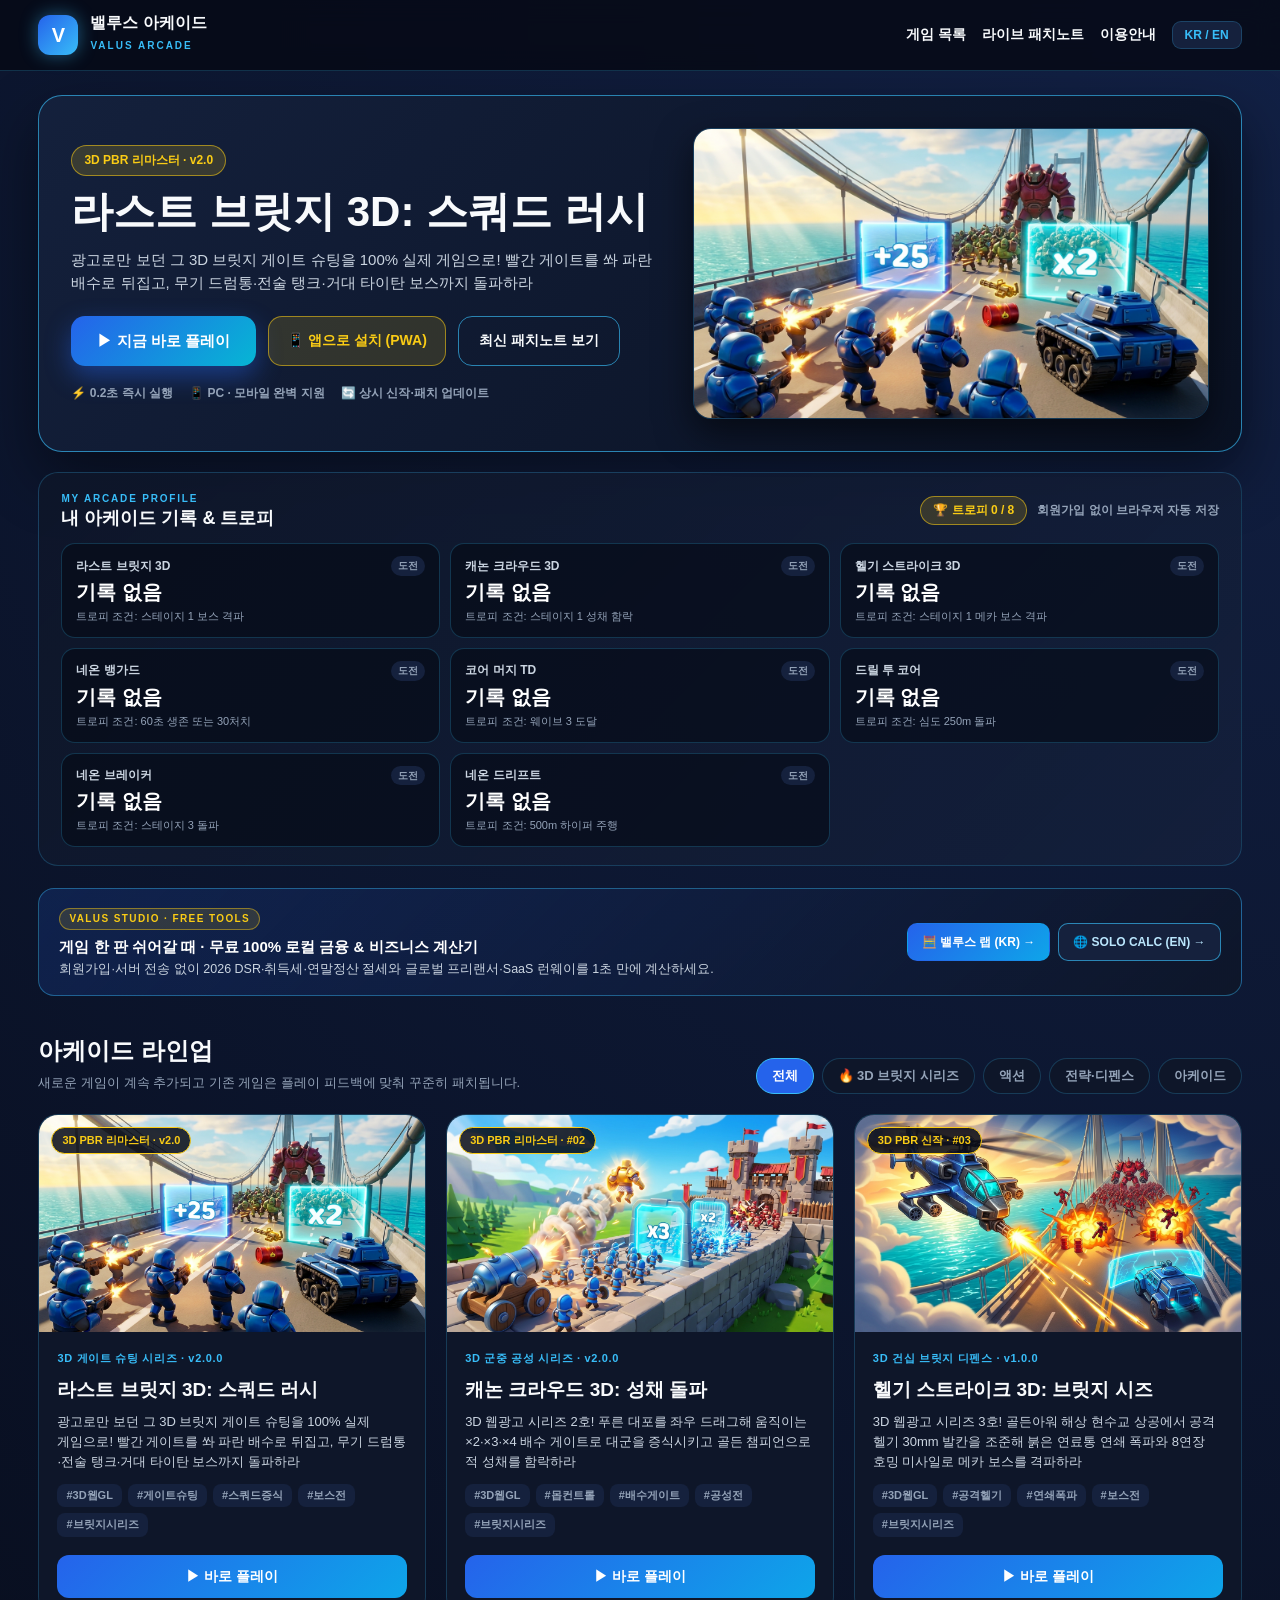
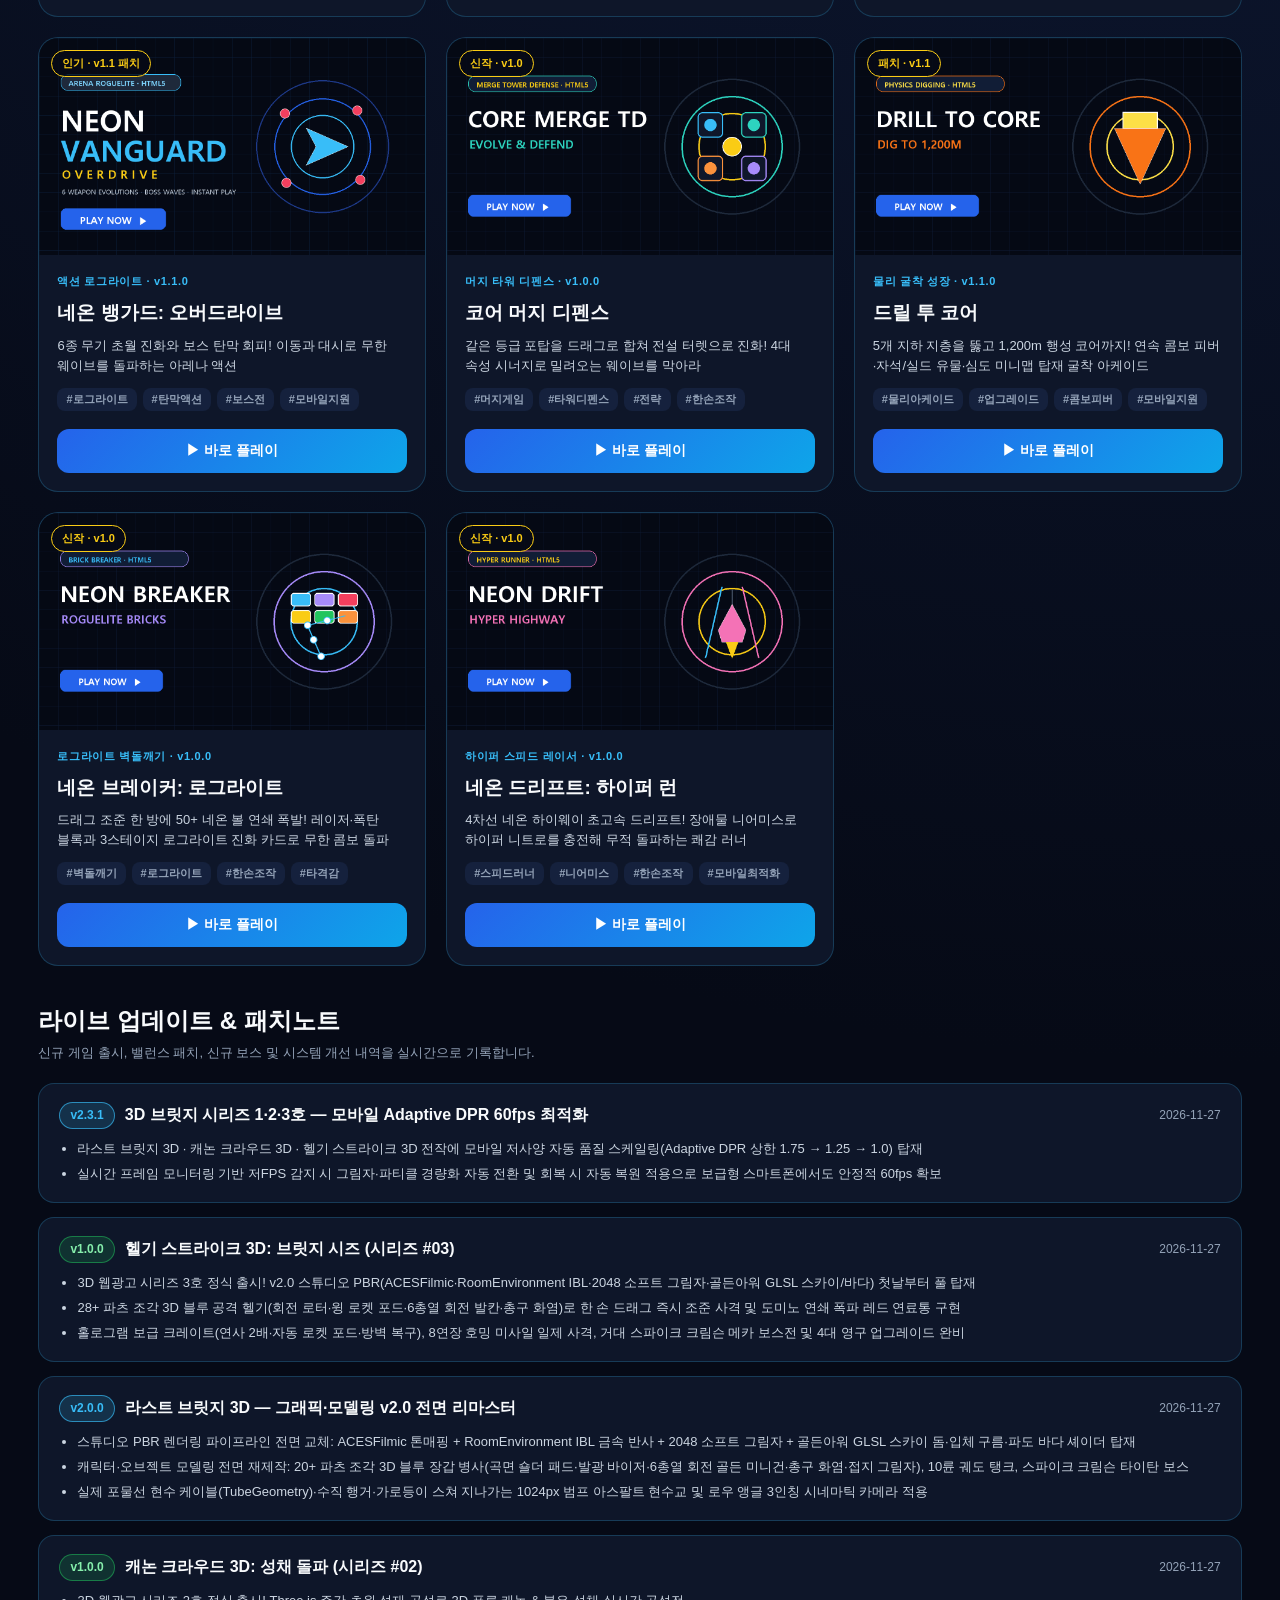
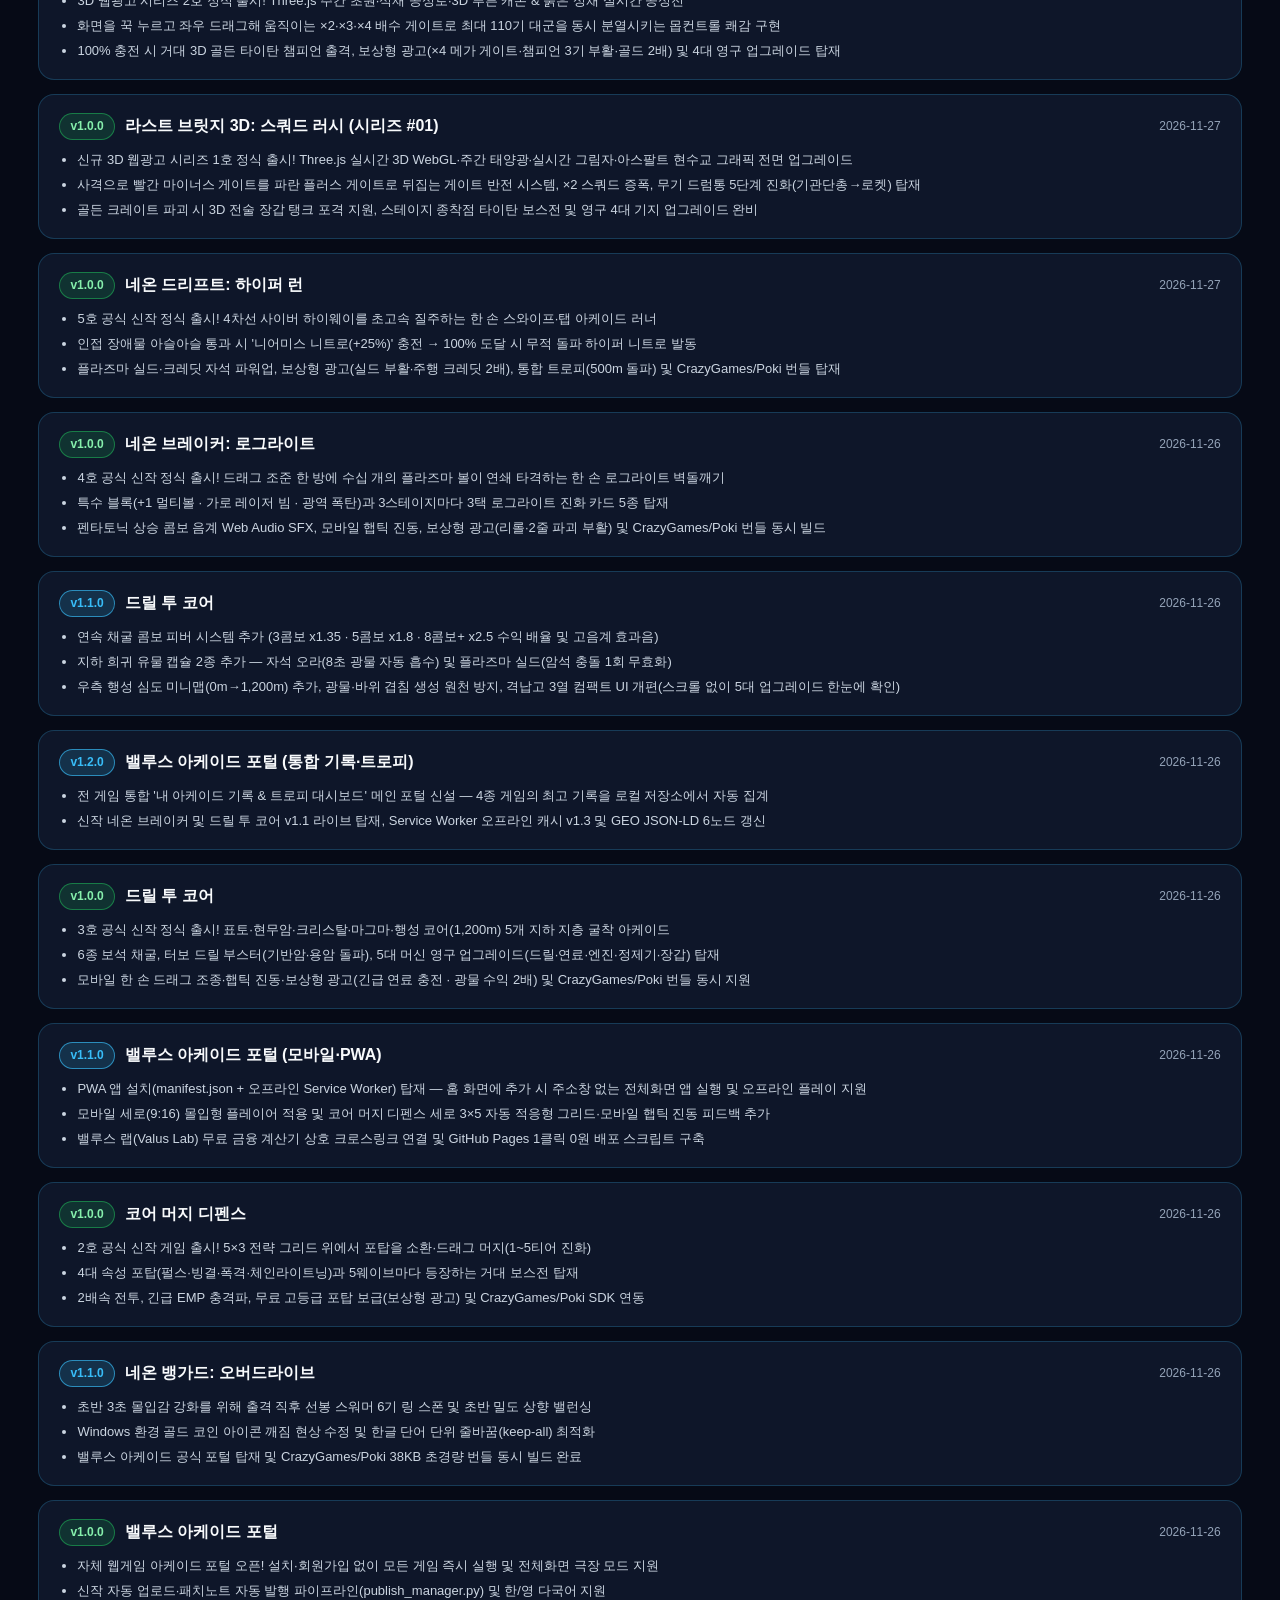
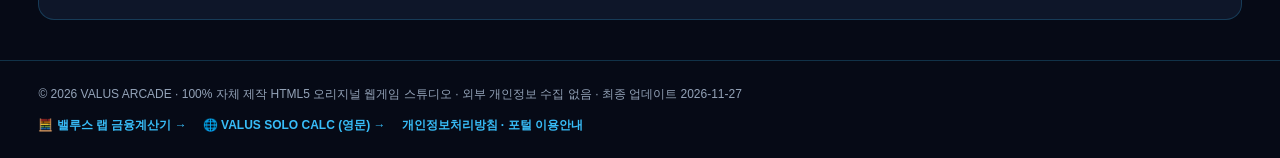
<file: index.html>
<!DOCTYPE html>
<html lang="ko">
<head>
  <meta charset="UTF-8" />
  <meta name="viewport" content="width=device-width, initial-scale=1.0, viewport-fit=cover" />
  <meta name="theme-color" content="#060a16" />
  <meta name="apple-mobile-web-app-capable" content="yes" />
  <meta name="apple-mobile-web-app-status-bar-style" content="black-translucent" />
  <meta name="apple-mobile-web-app-title" content="밸루스 아케이드" />
  <link rel="manifest" href="manifest.json" />
  <link rel="apple-touch-icon" href="assets/icon-192.png" />
  <title>밸루스 아케이드 | 무료 설치없는 HTML5 웹게임 포털</title>
  <link rel="canonical" href="https://suw0ne.github.io/valus-arcade/" />
  <meta name="robots" content="index, follow, max-image-preview:large" />
  <meta name="description" content="설치 없이 1초 만에 바로 즐기는 프리미엄 HTML5 · 3D WebGL 웹게임 8종 아케이드. 라스트 브릿지 3D, 캐논 크라우드 3D, 헬기 스트라이크 3D 등 매주 신작 출시와 라이브 패치!" />
  <meta property="og:title" content="밸루스 아케이드 | 무료 3D · HTML5 웹게임 8종 포털" />
  <meta property="og:description" content="앱 설치 없이 브라우저에서 바로 즐기는 무료 3D PBR · HTML5 웹게임 8종 포털 (PC·모바일 완벽 지원)" />
  <meta property="og:type" content="website" />
  <meta property="og:url" content="https://suw0ne.github.io/valus-arcade/" />
  <meta property="og:image" content="https://suw0ne.github.io/valus-arcade/og-cover.png" />
  <meta property="og:image:width" content="1200" />
  <meta property="og:image:height" content="630" />
  <meta property="og:image:alt" content="밸루스 아케이드 무료 3D WebGL 및 HTML5 웹게임 8종 포털" />
  <meta name="twitter:card" content="summary_large_image" />
  <meta name="twitter:title" content="밸루스 아케이드 | VALUS ARCADE (무료 3D · HTML5 웹게임 8종)" />
  <meta name="twitter:description" content="설치·회원가입 없이 0.2초 만에 바로 플레이! 3D 브릿지 슈팅·공성·헬기 건십 등 8종 무료 웹게임" />
  <meta name="twitter:image" content="https://suw0ne.github.io/valus-arcade/og-cover.png" />
  <link rel="stylesheet" href="css/portal.css" />
  <!-- GEO_JSONLD_START -->
  <script type="application/ld+json">
{
  "@context": "https://schema.org",
  "@graph": [
    {
      "@type": "WebSite",
      "@id": "https://suw0ne.github.io/valus-arcade/#website",
      "url": "https://suw0ne.github.io/valus-arcade/",
      "name": "밸루스 아케이드 (VALUS ARCADE)",
      "inLanguage": [
        "ko-KR",
        "en-US"
      ],
      "dateModified": "2026-11-27"
    },
    {
      "@type": "WebApplication",
      "@id": "https://suw0ne.github.io/valus-arcade/#app",
      "name": "밸루스 아케이드 HTML5 PWA 게임 포털",
      "url": "https://suw0ne.github.io/valus-arcade/",
      "applicationCategory": "GameApplication",
      "operatingSystem": "Web, Windows, macOS, Android, iOS",
      "isAccessibleForFree": true,
      "offers": {
        "@type": "Offer",
        "price": "0",
        "priceCurrency": "KRW"
      },
      "dateModified": "2026-11-27"
    },
    {
      "@type": "VideoGame",
      "@id": "https://suw0ne.github.io/valus-arcade/play.html?game=last-bridge-3d#game",
      "name": "라스트 브릿지 3D: 스쿼드 러시 (LAST BRIDGE 3D: SQUAD RUSH)",
      "url": "https://suw0ne.github.io/valus-arcade/play.html?game=last-bridge-3d",
      "genre": [
        "3D 게이트 슈팅 시리즈",
        "3D Gate Shooter Series"
      ],
      "description": "광고로만 보던 그 3D 브릿지 게이트 슈팅을 100% 실제 게임으로! 빨간 게이트를 쏴 파란 배수로 뒤집고, 무기 드럼통·전술 탱크·거대 타이탄 보스까지 돌파하라",
      "gamePlatform": [
        "Web Browser",
        "Mobile Web",
        "PWA"
      ],
      "applicationCategory": "Game",
      "operatingSystem": "Any (HTML5)",
      "softwareVersion": "2.0.0",
      "isAccessibleForFree": true,
      "offers": {
        "@type": "Offer",
        "price": "0",
        "priceCurrency": "KRW"
      },
      "dateModified": "2026-11-27"
    },
    {
      "@type": "VideoGame",
      "@id": "https://suw0ne.github.io/valus-arcade/play.html?game=cannon-crowd-3d#game",
      "name": "캐논 크라우드 3D: 성채 돌파 (CANNON CROWD 3D: CASTLE RUSH)",
      "url": "https://suw0ne.github.io/valus-arcade/play.html?game=cannon-crowd-3d",
      "genre": [
        "3D 군중 공성 시리즈",
        "3D Crowd Siege Series"
      ],
      "description": "3D 웹광고 시리즈 2호! 푸른 대포를 좌우 드래그해 움직이는 ×2·×3·×4 배수 게이트로 대군을 증식시키고 골든 챔피언으로 적 성채를 함락하라",
      "gamePlatform": [
        "Web Browser",
        "Mobile Web",
        "PWA"
      ],
      "applicationCategory": "Game",
      "operatingSystem": "Any (HTML5)",
      "softwareVersion": "2.0.0",
      "isAccessibleForFree": true,
      "offers": {
        "@type": "Offer",
        "price": "0",
        "priceCurrency": "KRW"
      },
      "dateModified": "2026-11-27"
    },
    {
      "@type": "VideoGame",
      "@id": "https://suw0ne.github.io/valus-arcade/play.html?game=heli-strike-3d#game",
      "name": "헬기 스트라이크 3D: 브릿지 시즈 (HELI STRIKE 3D: BRIDGE SIEGE)",
      "url": "https://suw0ne.github.io/valus-arcade/play.html?game=heli-strike-3d",
      "genre": [
        "3D 건십 브릿지 디펜스",
        "3D Gunship Bridge Defense"
      ],
      "description": "3D 웹광고 시리즈 3호! 골든아워 해상 현수교 상공에서 공격 헬기 30mm 발칸을 조준해 붉은 연료통 연쇄 폭파와 8연장 호밍 미사일로 메카 보스를 격파하라",
      "gamePlatform": [
        "Web Browser",
        "Mobile Web",
        "PWA"
      ],
      "applicationCategory": "Game",
      "operatingSystem": "Any (HTML5)",
      "softwareVersion": "1.0.0",
      "isAccessibleForFree": true,
      "offers": {
        "@type": "Offer",
        "price": "0",
        "priceCurrency": "KRW"
      },
      "dateModified": "2026-11-27"
    },
    {
      "@type": "VideoGame",
      "@id": "https://suw0ne.github.io/valus-arcade/play.html?game=neon-vanguard#game",
      "name": "네온 뱅가드: 오버드라이브 (NEON VANGUARD: OVERDRIVE)",
      "url": "https://suw0ne.github.io/valus-arcade/play.html?game=neon-vanguard",
      "genre": [
        "액션 로그라이트",
        "Action Roguelite"
      ],
      "description": "6종 무기 초월 진화와 보스 탄막 회피! 이동과 대시로 무한 웨이브를 돌파하는 아레나 액션",
      "gamePlatform": [
        "Web Browser",
        "Mobile Web",
        "PWA"
      ],
      "applicationCategory": "Game",
      "operatingSystem": "Any (HTML5)",
      "softwareVersion": "1.1.0",
      "isAccessibleForFree": true,
      "offers": {
        "@type": "Offer",
        "price": "0",
        "priceCurrency": "KRW"
      },
      "dateModified": "2026-11-27"
    },
    {
      "@type": "VideoGame",
      "@id": "https://suw0ne.github.io/valus-arcade/play.html?game=core-merge-td#game",
      "name": "코어 머지 디펜스 (CORE MERGE TD)",
      "url": "https://suw0ne.github.io/valus-arcade/play.html?game=core-merge-td",
      "genre": [
        "머지 타워 디펜스",
        "Merge Tower Defense"
      ],
      "description": "같은 등급 포탑을 드래그로 합쳐 전설 터렛으로 진화! 4대 속성 시너지로 밀려오는 웨이브를 막아라",
      "gamePlatform": [
        "Web Browser",
        "Mobile Web",
        "PWA"
      ],
      "applicationCategory": "Game",
      "operatingSystem": "Any (HTML5)",
      "softwareVersion": "1.0.0",
      "isAccessibleForFree": true,
      "offers": {
        "@type": "Offer",
        "price": "0",
        "priceCurrency": "KRW"
      },
      "dateModified": "2026-11-27"
    },
    {
      "@type": "VideoGame",
      "@id": "https://suw0ne.github.io/valus-arcade/play.html?game=drill-to-core#game",
      "name": "드릴 투 코어 (DRILL TO CORE)",
      "url": "https://suw0ne.github.io/valus-arcade/play.html?game=drill-to-core",
      "genre": [
        "물리 굴착 성장",
        "Physics Digging"
      ],
      "description": "5개 지하 지층을 뚫고 1,200m 행성 코어까지! 연속 콤보 피버·자석/실드 유물·심도 미니맵 탑재 굴착 아케이드",
      "gamePlatform": [
        "Web Browser",
        "Mobile Web",
        "PWA"
      ],
      "applicationCategory": "Game",
      "operatingSystem": "Any (HTML5)",
      "softwareVersion": "1.1.0",
      "isAccessibleForFree": true,
      "offers": {
        "@type": "Offer",
        "price": "0",
        "priceCurrency": "KRW"
      },
      "dateModified": "2026-11-27"
    },
    {
      "@type": "VideoGame",
      "@id": "https://suw0ne.github.io/valus-arcade/play.html?game=neon-breaker#game",
      "name": "네온 브레이커: 로그라이트 (NEON BREAKER: ROGUELITE)",
      "url": "https://suw0ne.github.io/valus-arcade/play.html?game=neon-breaker",
      "genre": [
        "로그라이트 벽돌깨기",
        "Roguelite Brick Breaker"
      ],
      "description": "드래그 조준 한 방에 50+ 네온 볼 연쇄 폭발! 레이저·폭탄 블록과 3스테이지 로그라이트 진화 카드로 무한 콤보 돌파",
      "gamePlatform": [
        "Web Browser",
        "Mobile Web",
        "PWA"
      ],
      "applicationCategory": "Game",
      "operatingSystem": "Any (HTML5)",
      "softwareVersion": "1.0.0",
      "isAccessibleForFree": true,
      "offers": {
        "@type": "Offer",
        "price": "0",
        "priceCurrency": "KRW"
      },
      "dateModified": "2026-11-27"
    },
    {
      "@type": "VideoGame",
      "@id": "https://suw0ne.github.io/valus-arcade/play.html?game=neon-drift#game",
      "name": "네온 드리프트: 하이퍼 런 (NEON DRIFT: HYPER RUN)",
      "url": "https://suw0ne.github.io/valus-arcade/play.html?game=neon-drift",
      "genre": [
        "하이퍼 스피드 레이서",
        "Hyper Speed Runner"
      ],
      "description": "4차선 네온 하이웨이 초고속 드리프트! 장애물 니어미스로 하이퍼 니트로를 충전해 무적 돌파하는 쾌감 러너",
      "gamePlatform": [
        "Web Browser",
        "Mobile Web",
        "PWA"
      ],
      "applicationCategory": "Game",
      "operatingSystem": "Any (HTML5)",
      "softwareVersion": "1.0.0",
      "isAccessibleForFree": true,
      "offers": {
        "@type": "Offer",
        "price": "0",
        "priceCurrency": "KRW"
      },
      "dateModified": "2026-11-27"
    }
  ]
}
  </script>
  <!-- GEO_JSONLD_END -->
</head>
<body>
  <header class="top-nav">
    <div class="container nav-inner">
      <a href="index.html" class="brand">
        <span class="brand-mark">V</span>
        <div>
          <strong id="portal-name">밸루스 아케이드</strong>
          <span class="brand-sub">VALUS ARCADE</span>
        </div>
      </a>
      <nav class="nav-links">
        <a href="#games-section" data-i18n="navGames">게임 목록</a>
        <a href="#patch-section" data-i18n="navPatch">라이브 패치노트</a>
        <button id="btn-policy" class="nav-link-btn" data-i18n="navInfo">이용안내</button>
        <button id="btn-lang" class="lang-btn">KR / EN</button>
      </nav>
    </div>
  </header>

  <main class="container">
    <!-- 히어로 피처드 배너 -->
    <section id="hero-banner" class="hero-card">
      <div class="hero-info">
        <span id="hero-badge" class="hero-badge">인기 · v1.1 패치</span>
        <h1 id="hero-title">네온 뱅가드: 오버드라이브</h1>
        <p id="hero-desc">6종 무기 초월 진화와 보스 탄막 회피! 이동과 대시로 무한 웨이브를 돌파하는 아레나 액션</p>
        <div class="hero-actions">
          <a id="hero-play-btn" href="play.html?game=neon-vanguard" class="btn-play-now">▶ <span data-i18n="playNow">지금 바로 플레이</span></a>
          <button id="btn-install-pwa" type="button" class="btn-install-pwa">📱 <span data-i18n="installApp">앱으로 설치 (PWA)</span></button>
          <a href="#patch-section" class="btn-outline" data-i18n="viewPatches">최신 패치노트 보기</a>
        </div>
        <div class="hero-meta">
          <span>⚡ <span data-i18n="metaInstant">0.2초 즉시 실행</span></span>
          <span>📱 <span data-i18n="metaDevice">PC · 모바일 완벽 지원</span></span>
          <span>🔄 <span data-i18n="metaPatch">상시 신작·패치 업데이트</span></span>
        </div>
      </div>
      <div class="hero-visual">
        <img id="hero-img" src="assets/cover_neon-vanguard.png" alt="대표 게임 커버" />
      </div>
    </section>

    <!-- 내 아케이드 통합 기록 & 트로피 바 (100% 브라우저 로컬 저장소 기반) -->
    <section id="profile-strip" class="profile-strip" aria-label="내 아케이드 기록">
      <div class="profile-head">
        <div class="profile-title-wrap">
          <span class="profile-kicker">MY ARCADE PROFILE</span>
          <h2 data-i18n="profileTitle">내 아케이드 기록 & 트로피</h2>
        </div>
        <div class="profile-meta">
          <span id="trophy-count-pill" class="trophy-pill">🏆 0 / 4</span>
          <span class="profile-note" data-i18n="profileNote">회원가입 없이 브라우저 자동 저장</span>
        </div>
      </div>
      <div id="profile-cards" class="profile-grid"></div>
    </section>

    <!-- 자체 스튜디오 하우스 배너 (외부 광고 승인 전 Valus 무료 도구 크로스 프로모션) -->
    <div id="house-ad-slot" class="house-banner">
      <div class="house-banner-left">
        <span class="house-tag">VALUS STUDIO · FREE TOOLS</span>
        <strong data-i18n="houseAdTitle">게임 한 판 쉬어갈 때 · 무료 100% 로컬 금융 &amp; 비즈니스 계산기</strong>
        <p data-i18n="houseAdDesc">회원가입·서버 전송 없이 2026 DSR·취득세·연말정산 절세와 글로벌 프리랜서·SaaS 런웨이를 1초 만에 계산하세요.</p>
      </div>
      <div class="house-banner-actions">
        <a href="https://suw0ne.github.io/valus-lab/" target="_blank" rel="noopener noreferrer" class="house-cta primary" data-i18n="houseCtaLab">🧮 밸루스 랩 (KR) →</a>
        <a href="https://suw0ne.github.io/valus-solo-calc/" target="_blank" rel="noopener noreferrer" class="house-cta" data-i18n="houseCtaSolo">🌐 SOLO CALC (EN) →</a>
      </div>
    </div>

    <!-- 게임 카탈로그 섹션 -->
    <section id="games-section" class="section-block">
      <div class="section-head">
        <div>
          <h2 data-i18n="catalogTitle">아케이드 라인업</h2>
          <p class="section-sub" data-i18n="catalogSub">새로운 게임이 계속 추가되고 기존 게임은 플레이 피드백에 맞춰 꾸준히 패치됩니다.</p>
        </div>
        <div class="filter-bar" role="tablist">
          <button class="filter-chip active" data-genre="all" data-i18n="genreAll">전체</button>
          <button class="filter-chip" data-genre="series3d" data-i18n="genreSeries3d">🔥 3D 브릿지 시리즈</button>
          <button class="filter-chip" data-genre="action" data-i18n="genreAction">액션</button>
          <button class="filter-chip" data-genre="strategy" data-i18n="genreStrategy">전략·디펜스</button>
          <button class="filter-chip" data-genre="arcade" data-i18n="genreArcade">아케이드</button>
        </div>
      </div>
      <div id="games-grid" class="games-grid"></div>
    </section>

    <!-- 라이브 패치노트 섹션 -->
    <section id="patch-section" class="section-block">
      <div class="section-head">
        <div>
          <h2 data-i18n="patchTitle">라이브 업데이트 & 패치노트</h2>
          <p class="section-sub" data-i18n="patchSub">신규 게임 출시, 밸런스 패치, 신규 보스 및 시스템 개선 내역을 실시간으로 기록합니다.</p>
        </div>
      </div>
      <div id="patch-list" class="patch-list"></div>
    </section>
  </main>

  <footer class="site-footer">
    <div class="container footer-inner">
      <p>© 2026 VALUS ARCADE · <span data-i18n="footerCopy">100% 자체 제작 HTML5 오리지널 웹게임 스튜디오 · 외부 개인정보 수집 없음</span> · 최종 업데이트 <time id="arcade-lastmod" datetime="2026-11-27">2026-11-27</time></p>
      <div class="footer-links" id="valus-hub-bar">
        <a href="https://suw0ne.github.io/valus-lab/" target="_blank" rel="noopener noreferrer" class="footer-btn" data-i18n="valusLabLink">🧮 밸루스 랩 금융계산기 →</a>
        <a href="https://suw0ne.github.io/valus-solo-calc/" target="_blank" rel="noopener noreferrer" class="footer-btn" data-i18n="soloCalcLink">🌐 VALUS SOLO CALC (EN) →</a>
        <button id="btn-privacy-footer" class="footer-btn" data-i18n="privacyTitle">개인정보처리방침 · 안내</button>
      </div>
    </div>
  </footer>

  <!-- 개인정보처리방침 & 포털 이용안내 모달 (애드센스·포털 필수 요건) -->
  <div id="policy-modal" class="modal-backdrop hidden">
    <div class="modal-box">
      <div class="modal-head">
        <h3 data-i18n="privacyTitle">개인정보처리방침 · 포털 이용안내</h3>
        <button id="btn-close-policy" class="close-btn">✕</button>
      </div>
      <div class="modal-content" id="policy-text"></div>
    </div>
  </div>

  <script src="js/portal.js"></script>
</body>
</html>
</file>
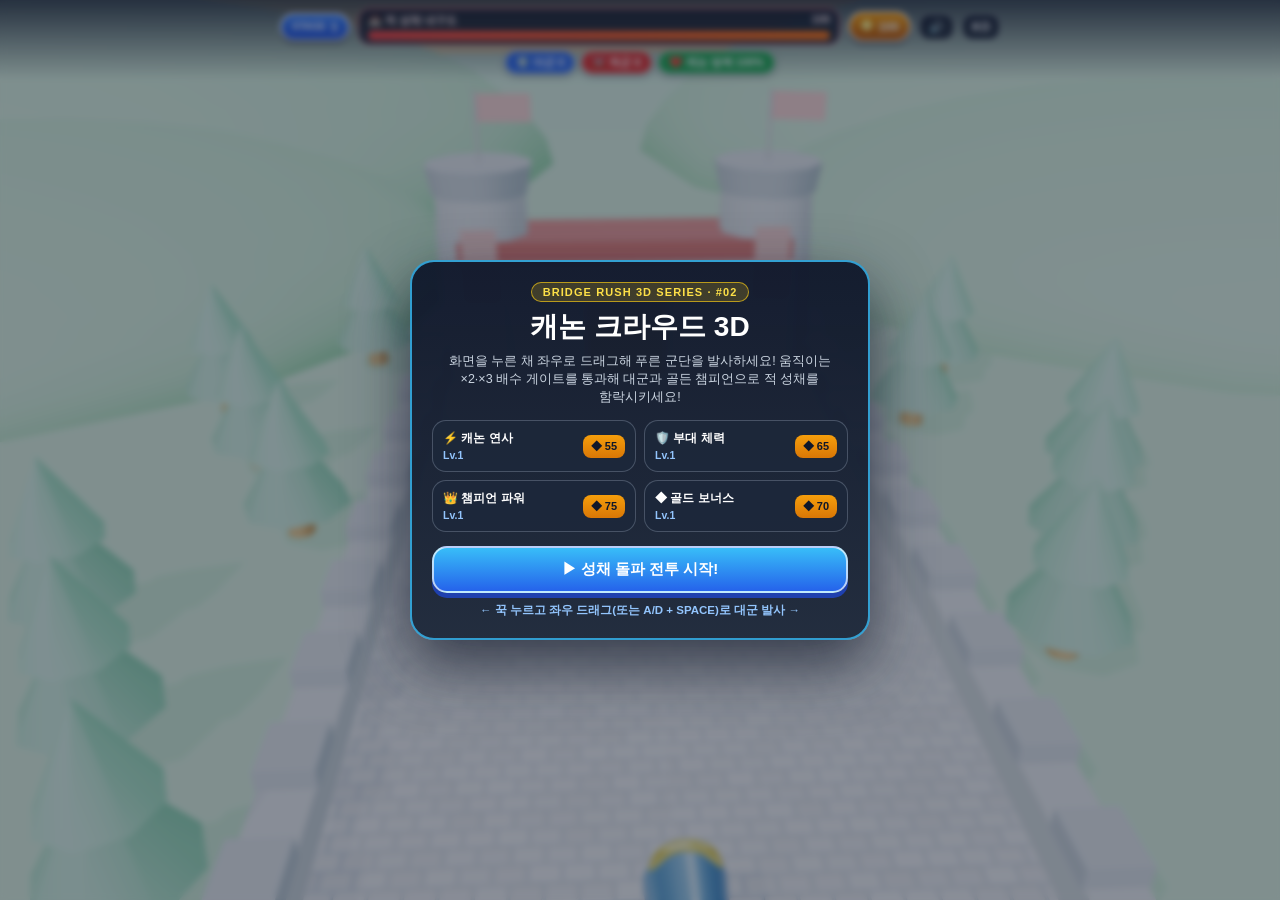
<file: games/cannon-crowd-3d/index.html>
<!DOCTYPE html>
<html lang="ko">
<head>
  <meta charset="UTF-8" />
  <meta name="viewport" content="width=device-width, initial-scale=1.0, maximum-scale=1.0, user-scalable=no, viewport-fit=cover" />
  <title>캐논 크라우드 3D: 성채 돌파 | CANNON CROWD 3D</title>
  <!-- PORTAL_SDK_SLOT -->
  <link rel="stylesheet" href="css/style.css" />
</head>
<body>
  <div id="crowd-shell">
    <div id="canvas-wrap">
      <div id="fx-layer" aria-hidden="true"></div>
    </div>

    <!-- 상단 HUD -->
    <header class="top-hud">
      <div class="hud-row">
        <div class="pill blue-pill"><span class="lbl">STAGE</span> <strong id="ui-stage">1</strong></div>
        <div class="castle-hp-wrap">
          <div class="castle-hp-head">
            <span>🏰 <span data-i18n="castleHp">적 성채 내구도</span></span>
            <strong id="ui-castle-hp">100</strong>
          </div>
          <div class="castle-hp-track"><div id="ui-castle-fill" class="castle-hp-fill" style="width:100%"></div></div>
        </div>
        <div class="pill gold-pill"><span class="coin">◆</span> <strong id="ui-gold">0</strong></div>
        <button id="btn-sound" class="ico-btn" aria-label="Sound">🔊</button>
        <button id="btn-lang" class="ico-btn">KR</button>
      </div>
      <div class="hud-subrow">
        <span class="mini-pill blue">🛡️ <span data-i18n="allies">아군</span> <strong id="ui-allies">0</strong></span>
        <span class="mini-pill red">⚔️ <span data-i18n="enemies">적군</span> <strong id="ui-enemies">0</strong></span>
        <span class="mini-pill green">❤️ <span data-i18n="wallHp">캐논 방벽</span> <strong id="ui-wall">100%</strong></span>
      </div>
    </header>

    <!-- 하단 챔피언 발사 & 광고 메가 게이트 바 -->
    <div id="battle-dock" class="battle-dock hidden">
      <button id="btn-champion" class="champ-btn" disabled>
        <span>👑 <span data-i18n="champBtn">골든 챔피언 출격!</span></span>
        <small id="ui-champ-pct">0%</small>
      </button>
      <button id="btn-mega-gate" class="mega-btn">🎁 <span data-i18n="megaGate">×4 게이트 소환</span></button>
    </div>

    <div id="toast-banner" class="toast-banner hidden"></div>

    <!-- 시작 & 영구 업그레이드 격납고 -->
    <div id="start-overlay" class="overlay">
      <div class="panel-card">
        <span class="series-tag">BRIDGE RUSH 3D SERIES · #02</span>
        <h1 data-i18n="title">캐논 크라우드 3D</h1>
        <p class="subtitle" data-i18n="intro">화면을 누른 채 좌우로 드래그해 푸른 군단을 발사하세요! 움직이는 ×2·×3 배수 게이트를 통과해 대군으로 적 성채를 함락시키세요!</p>

        <div class="upgrade-grid" id="upgrade-grid"></div>

        <div class="action-stack">
          <button id="btn-play" class="btn-gloss blue">▶ <span data-i18n="playBtn">성채 돌파 전투 시작!</span></button>
        </div>
        <div class="drag-hint" data-i18n="dragHint">← 꾹 누르고 좌우 드래그(또는 A/D + SPACE)로 대군 발사 →</div>
      </div>
    </div>

    <!-- 승리 / 패배 모달 -->
    <div id="result-overlay" class="overlay hidden">
      <div class="panel-card">
        <span id="res-kicker" class="series-tag">CASTLE CONQUERED!</span>
        <h2 id="res-title">적 성채 함락 성공!</h2>
        <div class="res-stats">
          <div><span data-i18n="spawned">총 출격 병력</span><strong id="res-spawned">0</strong></div>
          <div><span data-i18n="defeated">적 격파</span><strong id="res-defeated">0</strong></div>
          <div><span data-i18n="earned">획득 골드</span><strong id="res-earned" class="gold-txt">+0</strong></div>
        </div>
        <div class="action-stack">
          <button id="btn-res-revive" class="btn-gloss green hidden">👑 <span data-i18n="reviveAd">광고 보고 골든 챔피언 3기 긴급 지원!</span></button>
          <button id="btn-res-double" class="btn-gloss gold">◆ <span data-i18n="doubleAd">광고 보고 획득 골드 2배!</span></button>
          <button id="btn-res-next" class="btn-gloss blue" data-i18n="nextStage">다음 성채 &amp; 업그레이드</button>
        </div>
      </div>
    </div>

    <!-- 로컬 보상형 광고 프리뷰 -->
    <div id="ad-modal" class="overlay hidden">
      <div class="panel-card compact">
        <span class="series-tag">REWARDED AD PREVIEW</span>
        <p class="subtitle" data-i18n="adDesc">포털 배포 시 실제 보상형 광고가 재생됩니다.</p>
        <div class="ad-track"><div id="ad-fill" class="ad-fill"></div></div>
        <strong id="ad-timer" class="gold-txt">2.0s</strong>
      </div>
    </div>
  </div>

  <script src="js/three.min.js"></script>
  <script src="js/RoomEnvironment.js"></script>
  <script src="js/game.js"></script>
</body>
</html>
</file>
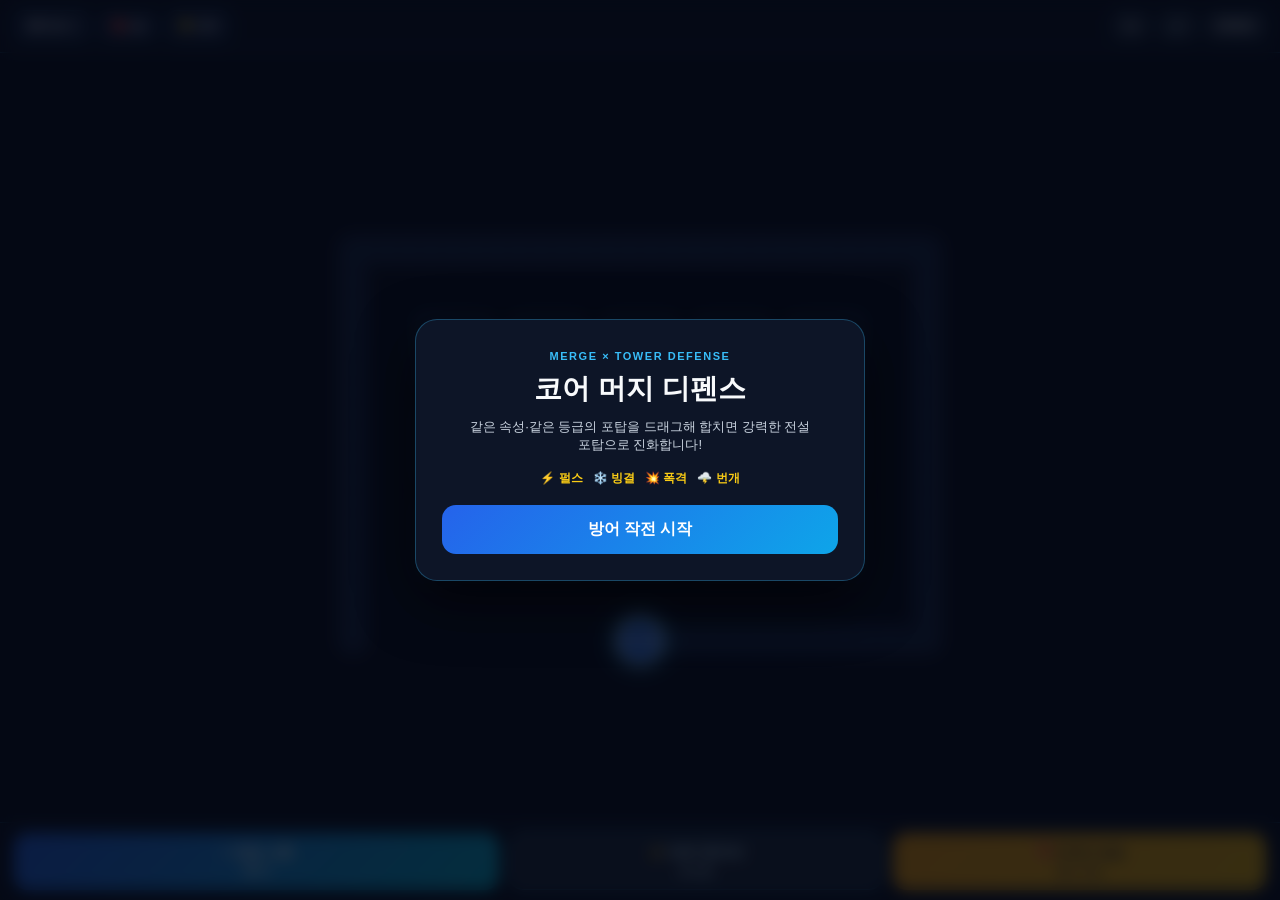
<file: games/core-merge-td/index.html>
<!DOCTYPE html>
<html lang="ko">
<head>
  <meta charset="UTF-8" />
  <meta name="viewport" content="width=device-width, initial-scale=1.0, maximum-scale=1.0, user-scalable=no" />
  <title>코어 머지 디펜스 | CORE MERGE TD</title>
  <!-- PORTAL_SDK_SLOT -->
  <link rel="stylesheet" href="css/style.css" />
</head>
<body>
  <div id="td-shell">
    <!-- 상단 HUD -->
    <header class="td-hud">
      <div class="hud-group">
        <div class="chip wave-chip"><span data-i18n="wave">웨이브</span> <strong id="ui-wave">1</strong></div>
        <div class="chip hp-chip">❤️ <strong id="ui-hp">20</strong></div>
        <div class="chip gold-chip"><span class="coin-dot">◆</span> <strong id="ui-gold">120</strong></div>
      </div>
      <div class="hud-group">
        <button id="btn-speed" class="ctrl-chip">1x</button>
        <button id="btn-sound" class="ctrl-chip">🔊</button>
        <button id="btn-lang" class="ctrl-chip">KR/EN</button>
      </div>
    </header>

    <!-- 보스 체력바 -->
    <div id="boss-bar" class="boss-bar hidden">
      <div class="boss-row"><span id="boss-name">CORE BREAKER BOSS</span><span id="boss-pct">100%</span></div>
      <div class="boss-track"><div id="boss-fill" class="boss-fill"></div></div>
    </div>

    <!-- 캔버스 전장 -->
    <div class="canvas-stage">
      <canvas id="td-canvas"></canvas>
      <div id="toast-msg" class="toast-msg hidden"></div>
    </div>

    <!-- 하단 컨트롤 도크 -->
    <footer class="td-dock">
      <button id="btn-summon" class="btn-summon">
        <span class="btn-main">+ <span data-i18n="summon">포탑 소환</span></span>
        <span id="ui-cost" class="btn-sub">◆ 40</span>
      </button>
      <button id="btn-emp" class="btn-skill">
        <span class="btn-main">⚡ <span data-i18n="emp">EMP 충격파</span></span>
        <span id="ui-emp-cd" class="btn-sub" data-i18n="ready">준비됨</span>
      </button>
      <button id="btn-supply" class="btn-reward">
        <span class="btn-main">🎁 <span data-i18n="supply">티어2 보급</span></span>
        <span class="btn-sub" data-i18n="adFree">광고 보상</span>
      </button>
    </footer>

    <!-- 시작 오버레이 -->
    <div id="start-overlay" class="overlay">
      <div class="modal-card">
        <span class="kicker" data-i18n="kicker">MERGE × TOWER DEFENSE</span>
        <h1 data-i18n="title">코어 머지 디펜스</h1>
        <p data-i18n="intro">같은 속성·같은 등급의 포탑을 드래그해 합치면 강력한 전설 포탑으로 진화합니다!</p>
        <div class="legend-row">
          <span>⚡ 펄스</span><span>❄️ 빙결</span><span>💥 폭격</span><span>🌩️ 번개</span>
        </div>
        <button id="btn-start" class="btn-start" data-i18n="start">방어 작전 시작</button>
      </div>
    </div>

    <!-- 게임오버 / 부활 모달 -->
    <div id="gameover-overlay" class="overlay hidden">
      <div class="modal-card">
        <h2 data-i18n="defeat">코어 방어 실패!</h2>
        <p id="ui-final-stats" class="final-stats"></p>
        <div class="modal-btns">
          <button id="btn-revive" class="btn-reward full">⚡ <span data-i18n="reviveAd">광고 보고 코어 수복 + 계속하기 (1회)</span></button>
          <button id="btn-retry" class="btn-start full" data-i18n="retry">처음부터 다시 도전</button>
        </div>
      </div>
    </div>

    <!-- 로컬 광고 시뮬레이터 -->
    <div id="ad-modal" class="overlay hidden">
      <div class="modal-card compact">
        <span class="kicker">REWARDED AD PREVIEW</span>
        <p data-i18n="adSimDesc">포털 배포 시 실제 보상형 광고가 재생됩니다.</p>
        <div class="ad-track"><div id="ad-fill" class="ad-fill"></div></div>
        <strong id="ad-timer" class="gold">2.0s</strong>
      </div>
    </div>
  </div>
  <script src="js/game.js"></script>
</body>
</html>
</file>
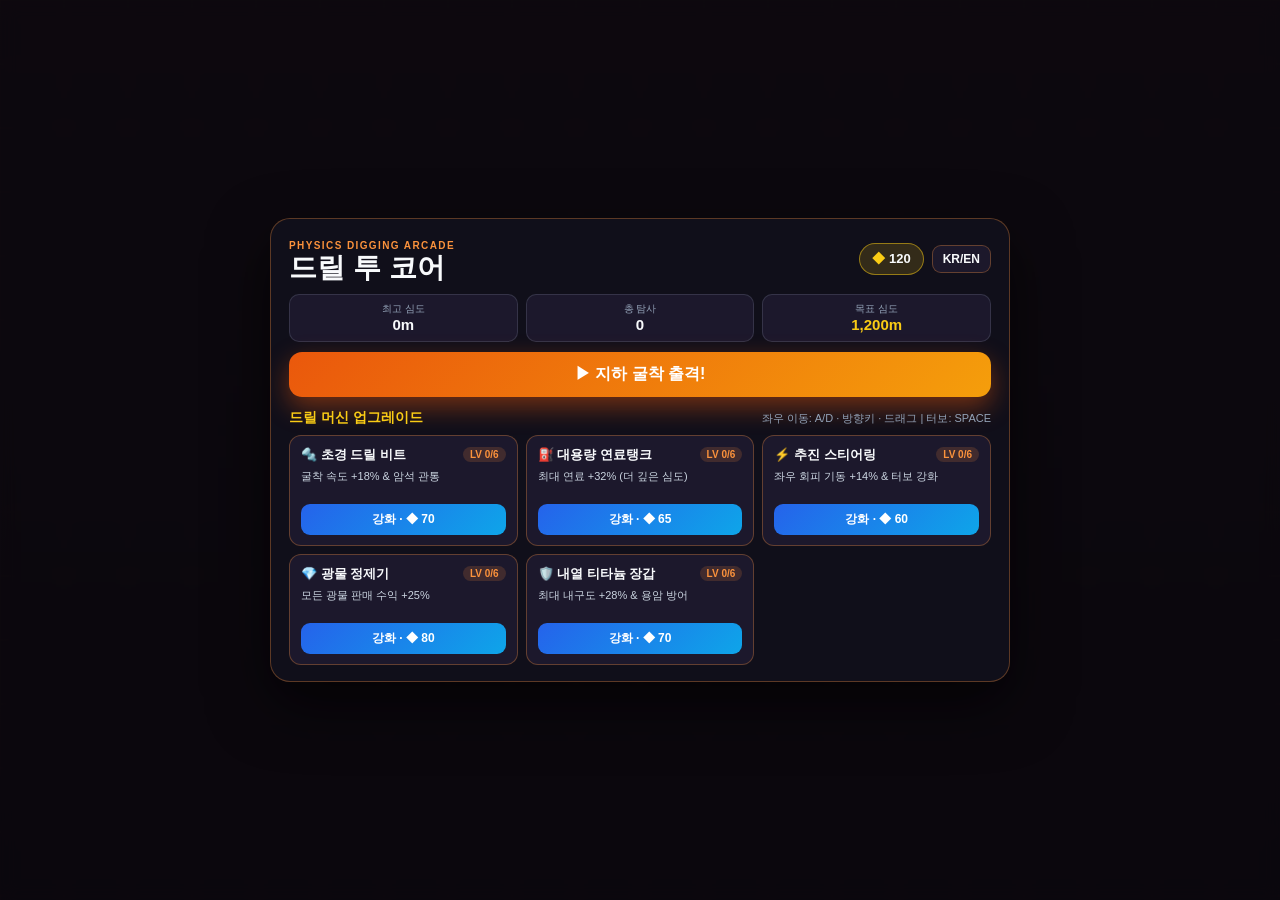
<file: games/drill-to-core/index.html>
<!DOCTYPE html>
<html lang="ko">
<head>
  <meta charset="UTF-8" />
  <meta name="viewport" content="width=device-width, initial-scale=1.0, maximum-scale=1.0, user-scalable=no, viewport-fit=cover" />
  <title>드릴 투 코어 | DRILL TO CORE</title>
  <!-- PORTAL_SDK_SLOT -->
  <link rel="stylesheet" href="css/style.css" />
</head>
<body>
  <div id="drill-shell">
    <!-- 인게임 상단 HUD -->
    <header id="hud" class="hud hidden">
      <div class="hud-top-row">
        <div class="metric-pill depth">⬇ <strong id="ui-depth">0m</strong> / 1,200m</div>
        <div class="metric-pill layer" id="ui-layer">표토 지대</div>
        <div class="metric-pill gold"><span class="coin-dot">◆</span> <strong id="ui-run-cash">0</strong></div>
        <div class="hud-btns">
          <button id="btn-sound" class="mini-btn" aria-label="사운드">🔊</button>
          <button id="btn-lang" class="mini-btn">KR/EN</button>
        </div>
      </div>

      <div class="bars-row">
        <div class="bar-box">
          <div class="bar-lbl"><span>⛽ <span data-i18n="fuel">연료</span></span><strong id="ui-fuel-txt">100%</strong></div>
          <div class="bar-track"><div id="ui-fuel-bar" class="bar-fill fuel"></div></div>
        </div>
        <div class="bar-box">
          <div class="bar-lbl"><span>🛡️ <span data-i18n="hull">내구도</span></span><strong id="ui-hull-txt">100%</strong></div>
          <div class="bar-track"><div id="ui-hull-bar" class="bar-fill hull"></div></div>
        </div>
      </div>
    </header>

    <!-- 전장 캔버스 -->
    <div class="stage-wrap">
      <canvas id="drill-canvas"></canvas>
      <div id="layer-banner" class="layer-banner hidden"></div>
      <button id="btn-boost" class="boost-btn hidden" aria-label="터보 드릴">
        <div id="boost-mask" class="boost-mask"></div>
        <span class="boost-ico">🔥</span>
        <span id="boost-txt" class="boost-txt">BOOST</span>
      </button>
    </div>

    <!-- 타이틀 / 업그레이드 기지 오버레이 -->
    <section id="hangar-screen" class="overlay">
      <div class="hangar-card">
        <div class="hangar-head">
          <div>
            <span class="kicker" data-i18n="kicker">PHYSICS DIGGING ARCADE</span>
            <h1 data-i18n="title">드릴 투 코어</h1>
          </div>
          <div class="hangar-right">
            <div class="wallet-chip"><span class="coin-dot">◆</span> <strong id="ui-wallet">100</strong></div>
            <button id="btn-lang-lobby" class="mini-btn">KR/EN</button>
          </div>
        </div>

        <div class="record-strip">
          <div><span data-i18n="bestDepth">최고 심도</span><strong id="ui-best-depth">0m</strong></div>
          <div><span data-i18n="dives">총 탐사</span><strong id="ui-dives">0</strong></div>
          <div><span data-i18n="coreGoal">목표 심도</span><strong class="gold">1,200m</strong></div>
        </div>

        <button id="btn-dive" class="btn-dive">▶ <span data-i18n="startDive">지하 굴착 출격!</span></button>

        <div class="up-header">
          <h2 data-i18n="upgradeTitle">드릴 머신 업그레이드</h2>
          <span class="hint-txt" data-i18n="controlsHint">좌우 이동: A/D · 방향키 · 드래그 | 터보: SPACE</span>
        </div>
        <div id="upgrade-grid" class="upgrade-grid"></div>
      </div>
    </section>

    <!-- 긴급 연료/수리 보급 모달 (보상형 광고 핵심 슬롯) -->
    <section id="rescue-modal" class="overlay hidden">
      <div class="modal-card danger-ring">
        <div class="big-ico">⛽</div>
        <h2 id="rescue-title" data-i18n="fuelOutTitle">연료 고갈!</h2>
        <p id="rescue-desc" data-i18n="fuelOutDesc">긴급 보급으로 연료와 내구도를 65% 충전하고 지금 심도에서 계속 파고들 수 있습니다!</p>
        <div class="stack-btns">
          <button id="btn-rescue-ad" class="btn-reward">⚡ <span data-i18n="rescueAd">광고 보고 긴급 충전 + 계속 굴착 (1회)</span></button>
          <button id="btn-surface" class="btn-sec" data-i18n="returnSurface">지상으로 귀환 · 광물 정산</button>
        </div>
      </div>
    </section>

    <!-- 귀환 정산 모달 -->
    <section id="summary-modal" class="overlay hidden">
      <div class="modal-card">
        <h2 id="sum-title" data-i18n="summaryTitle">지상 귀환 정산</h2>
        <div class="sum-grid">
          <div class="sum-box"><span data-i18n="reachedDepth">도달 심도</span><strong id="sum-depth">0m</strong></div>
          <div class="sum-box"><span data-i18n="minedOres">채굴 광물</span><strong id="sum-ores">0</strong></div>
          <div class="sum-box wide"><span data-i18n="earnedCash">광물 판매 수익</span><strong id="sum-cash" class="gold">+0</strong></div>
        </div>
        <div class="stack-btns">
          <button id="btn-double-cash" class="btn-reward">💰 <span id="double-txt" data-i18n="doubleCashAd">광고 보고 판매 수익 2배 수령</span></button>
          <button id="btn-to-hangar" class="btn-dive small" data-i18n="goUpgrade">업그레이드 · 재출격</button>
        </div>
      </div>
    </section>

    <!-- 로컬 보상형 광고 미리보기 모달 -->
    <section id="ad-modal" class="overlay hidden">
      <div class="modal-card compact">
        <span class="kicker">REWARDED AD PREVIEW</span>
        <p data-i18n="adDesc">포털 배포 시 실제 보상형 광고가 재생됩니다.</p>
        <div class="bar-track"><div id="ad-bar" class="bar-fill fuel"></div></div>
        <strong id="ad-timer" class="gold">2.0s</strong>
      </div>
    </section>
  </div>

  <script src="js/game.js"></script>
</body>
</html>
</file>
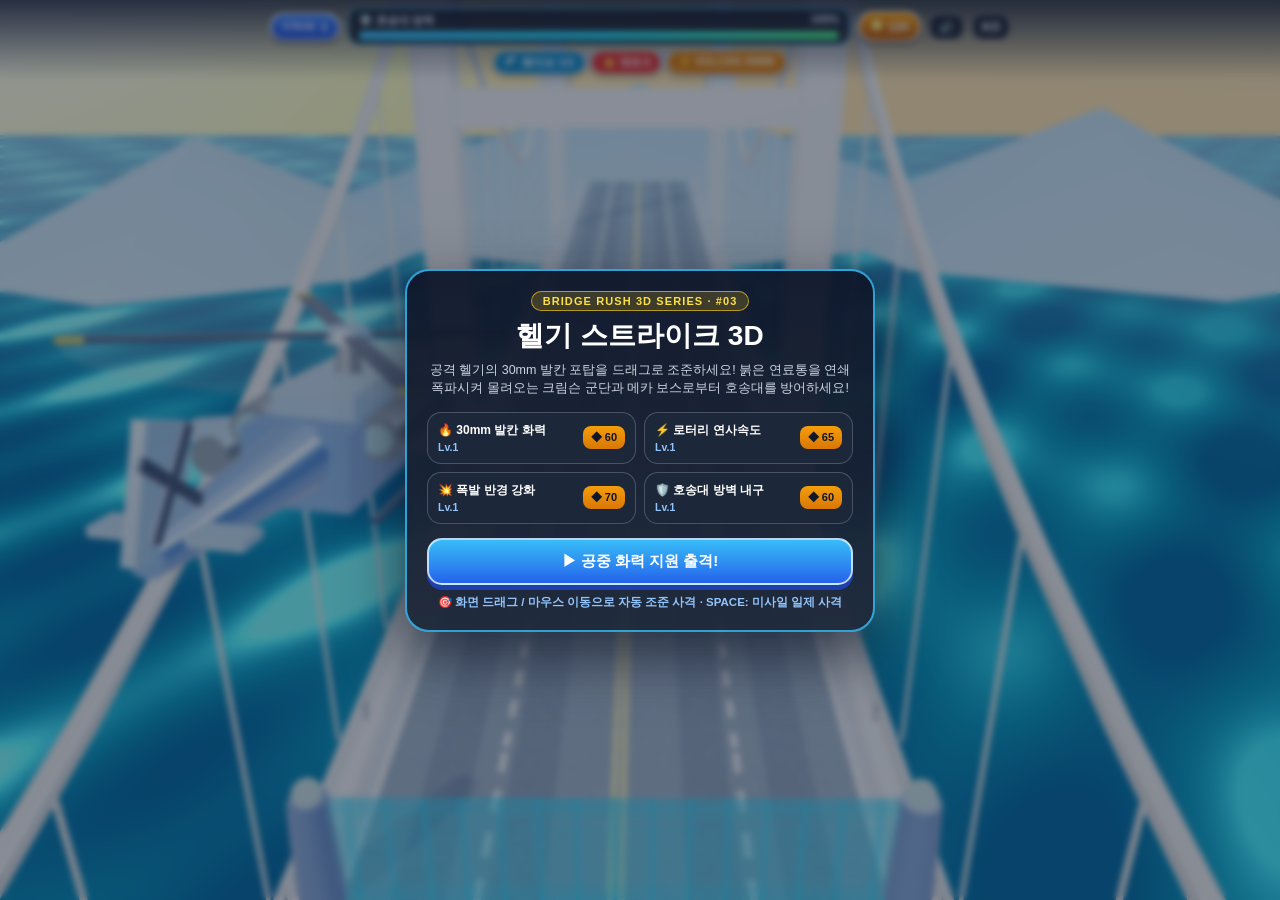
<file: games/heli-strike-3d/index.html>
<!DOCTYPE html>
<html lang="ko">
<head>
  <meta charset="UTF-8" />
  <meta name="viewport" content="width=device-width, initial-scale=1.0, maximum-scale=1.0, user-scalable=no, viewport-fit=cover" />
  <title>헬기 스트라이크 3D: 브릿지 시즈 | HELI STRIKE 3D</title>
  <!-- PORTAL_SDK_SLOT -->
  <link rel="stylesheet" href="css/style.css" />
</head>
<body>
  <div id="heli-shell">
    <div id="canvas-wrap">
      <div id="fx-layer" aria-hidden="true"></div>
    </div>

    <!-- 상단 HUD -->
    <header class="top-hud">
      <div class="hud-row">
        <div class="pill blue-pill"><span class="lbl">STAGE</span> <strong id="ui-stage">1</strong></div>
        <div class="shield-bar-wrap">
          <div class="shield-bar-head">
            <span>🛡️ <span data-i18n="convoyShield">호송대 방벽</span></span>
            <strong id="ui-shield-pct">100%</strong>
          </div>
          <div class="shield-track"><div id="ui-shield-fill" class="shield-fill" style="width:100%"></div></div>
        </div>
        <div class="pill gold-pill"><span class="coin">◆</span> <strong id="ui-gold">0</strong></div>
        <button id="btn-sound" class="ico-btn" aria-label="Sound">🔊</button>
        <button id="btn-lang" class="ico-btn">KR</button>
      </div>
      <div class="hud-subrow">
        <span class="mini-pill sky">🌊 <span data-i18n="waveLbl">웨이브</span> <strong id="ui-wave">1/3</strong></span>
        <span class="mini-pill red">💥 <span data-i18n="killsLbl">격파</span> <strong id="ui-kills">0</strong></span>
        <span class="mini-pill amber" id="ui-buff-pill">⚡ <strong id="ui-buff">READY</strong></span>
      </div>
      <!-- 보스 체력바 (보스 등장 시 표시) -->
      <div id="boss-hud" class="boss-hud hidden">
        <div class="boss-head">
          <span>🤖 <span data-i18n="bossName">크림슨 메카 보스</span></span>
          <strong id="ui-boss-hp">100%</strong>
        </div>
        <div class="boss-track"><div id="ui-boss-fill" class="boss-fill" style="width:100%"></div></div>
      </div>
    </header>

    <!-- 하단 전투 스킬 바 -->
    <div id="battle-dock" class="battle-dock hidden">
      <button id="btn-salvo" class="salvo-btn" disabled>
        <span>🚀 <span data-i18n="salvoBtn">미사일 일제 사격!</span></span>
        <small id="ui-salvo-pct">0%</small>
      </button>
      <button id="btn-airstrike" class="airstrike-btn">🎁 <span data-i18n="airstrikeAd">지원 폭격 + 실드</span></button>
    </div>

    <div id="toast-banner" class="toast-banner hidden"></div>

    <!-- 시작 & 영구 업그레이드 격납고 -->
    <div id="start-overlay" class="overlay">
      <div class="panel-card">
        <span class="series-tag">BRIDGE RUSH 3D SERIES · #03</span>
        <h1 data-i18n="title">헬기 스트라이크 3D</h1>
        <p class="subtitle" data-i18n="intro">공격 헬기의 30mm 발칸 포탑을 드래그로 조준하세요! 붉은 연료통을 연쇄 폭파시켜 몰려오는 크림슨 군단과 메카 보스로부터 호송대를 방어하세요!</p>

        <div class="upgrade-grid" id="upgrade-grid"></div>

        <div class="action-stack">
          <button id="btn-play" class="btn-gloss blue">▶ <span data-i18n="playBtn">공중 화력 지원 출격!</span></button>
        </div>
        <div class="drag-hint" data-i18n="dragHint">🎯 화면 드래그 / 마우스 이동으로 자동 조준 사격 · SPACE: 미사일 일제 사격</div>
      </div>
    </div>

    <!-- 승리 / 패배 모달 -->
    <div id="result-overlay" class="overlay hidden">
      <div class="panel-card">
        <span id="res-kicker" class="series-tag">BRIDGE SECURED!</span>
        <h2 id="res-title">교량 방어 작전 성공!</h2>
        <div class="res-stats">
          <div><span data-i18n="statKills">적 격파</span><strong id="res-kills">0</strong></div>
          <div><span data-i18n="statBlasts">연쇄 폭파</span><strong id="res-blasts">0</strong></div>
          <div><span data-i18n="statGold">획득 골드</span><strong id="res-earned" class="gold-txt">+0</strong></div>
        </div>
        <div class="action-stack">
          <button id="btn-res-revive" class="btn-gloss green hidden">🚀 <span data-i18n="reviveAd">광고 보고 긴급 융단폭격 + 방벽 100% 복구!</span></button>
          <button id="btn-res-double" class="btn-gloss gold">◆ <span data-i18n="doubleAd">광고 보고 획득 골드 2배!</span></button>
          <button id="btn-res-next" class="btn-gloss blue" data-i18n="nextStage">다음 작전 &amp; 헬기 개조</button>
        </div>
      </div>
    </div>

    <!-- 로컬 보상형 광고 프리뷰 -->
    <div id="ad-modal" class="overlay hidden">
      <div class="panel-card compact">
        <span class="series-tag">REWARDED AD PREVIEW</span>
        <p class="subtitle" data-i18n="adDesc">포털 배포 시 실제 보상형 광고가 재생됩니다.</p>
        <div class="ad-track"><div id="ad-fill" class="ad-fill"></div></div>
        <strong id="ad-timer" class="gold-txt">2.0s</strong>
      </div>
    </div>
  </div>

  <script src="js/three.min.js"></script>
  <script src="js/RoomEnvironment.js"></script>
  <script src="js/art_engine.js"></script>
  <script src="js/game.js"></script>
</body>
</html>
</file>
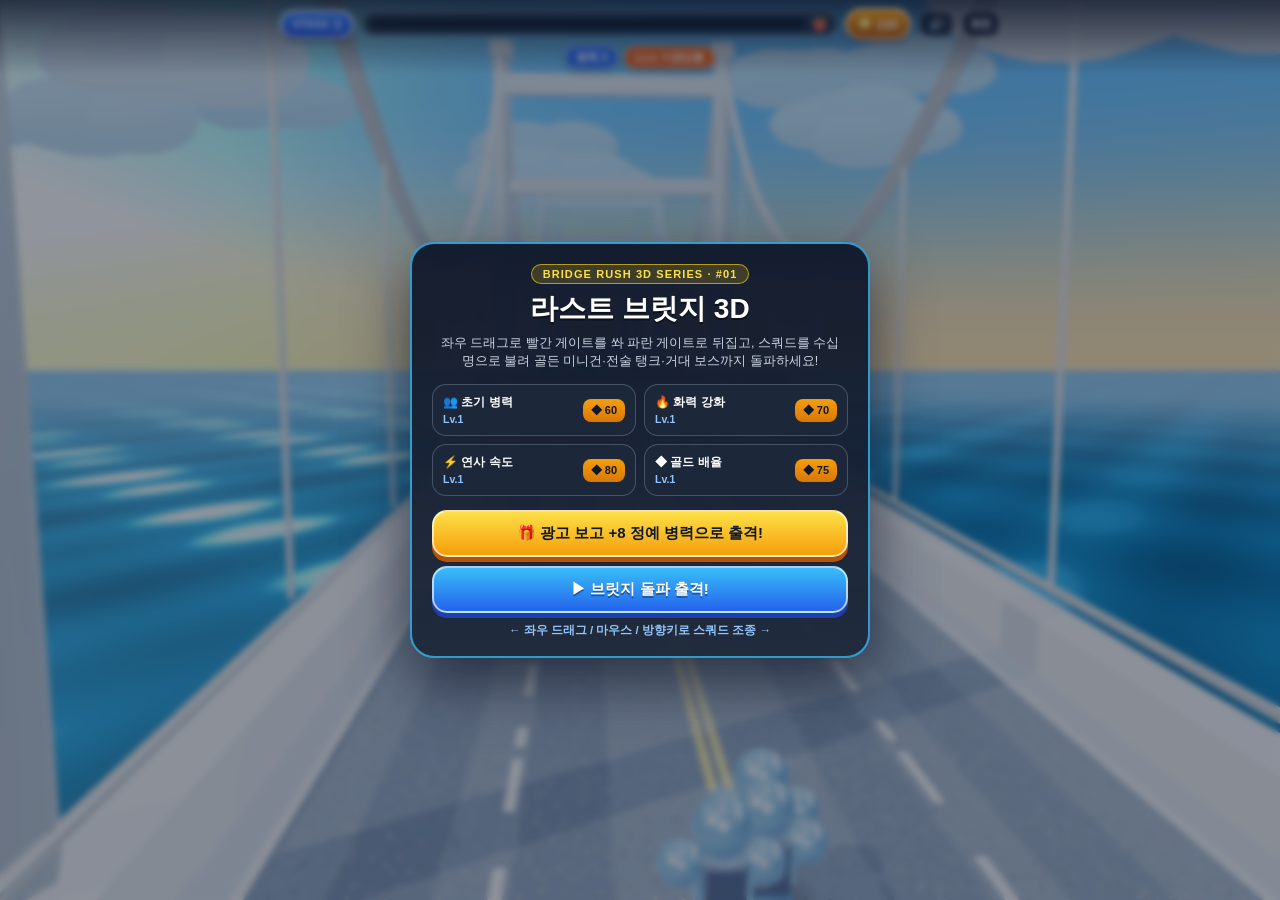
<file: games/last-bridge-3d/index.html>
<!DOCTYPE html>
<html lang="ko">
<head>
  <meta charset="UTF-8" />
  <meta name="viewport" content="width=device-width, initial-scale=1.0, maximum-scale=1.0, user-scalable=no, viewport-fit=cover" />
  <title>라스트 브릿지 3D: 스쿼드 러시 | LAST BRIDGE 3D</title>
  <!-- PORTAL_SDK_SLOT -->
  <link rel="stylesheet" href="css/style.css" />
</head>
<body>
  <div id="game-shell">
    <!-- Three.js 3D WebGL 뷰포트 -->
    <div id="canvas-wrap">
      <div id="fx-layer" aria-hidden="true"></div>
      <div id="squad-float-badge" class="squad-float hidden">3</div>
    </div>

    <!-- 상용 모바일 게임 스타일 상단 HUD -->
    <header class="top-hud">
      <div class="hud-row">
        <div class="pill stage-pill">
          <span class="pill-lbl" data-i18n="stage">STAGE</span>
          <strong id="ui-stage">1</strong>
        </div>
        <div class="progress-shell">
          <div class="progress-track">
            <div id="ui-progress-fill" class="progress-fill" style="width:0%"></div>
          </div>
          <span class="progress-boss-ico" title="BOSS">👹</span>
        </div>
        <div class="pill gold-pill">
          <span class="coin-dot">◆</span>
          <strong id="ui-gold">0</strong>
        </div>
        <button id="btn-sound" class="ico-btn" aria-label="Sound">🔊</button>
        <button id="btn-lang" class="ico-btn lang">KR</button>
      </div>
      <div class="hud-subrow">
        <span class="mini-tag blue"><span data-i18n="squad">병력</span> <strong id="ui-squad">3</strong></span>
        <span class="mini-tag orange" id="ui-weapon">Lv.1 기관단총</span>
        <span class="mini-tag purple hidden" id="ui-tank-tag">🛡️ 전술 탱크 지원중</span>
      </div>
      <!-- 보스전 체력 바 -->
      <div id="boss-hud" class="boss-hud hidden">
        <div class="boss-head">
          <span data-i18n="bossName">타이탄 브릿지 보스</span>
          <strong id="ui-boss-hp">100%</strong>
        </div>
        <div class="boss-track"><div id="ui-boss-fill" class="boss-fill" style="width:100%"></div></div>
      </div>
    </header>

    <!-- 중앙 알림 배너 -->
    <div id="toast-banner" class="toast-banner hidden"></div>

    <!-- 시작 & 영구 업그레이드 격납고 오버레이 (뒤로 3D 브릿지와 스쿼드가 실시간 렌더링됨) -->
    <div id="start-overlay" class="overlay">
      <div class="panel-card">
        <span class="series-tag">BRIDGE RUSH 3D SERIES · #01</span>
        <h1 data-i18n="title">라스트 브릿지 3D</h1>
        <p class="subtitle" data-i18n="intro">좌우 드래그로 빨간 게이트를 쏴 파란 게이트로 뒤집고, 스쿼드를 수십 명으로 불려 무기 진화와 거대 보스까지 돌파하세요!</p>

        <div class="upgrade-row" id="upgrade-grid"></div>

        <div class="action-stack">
          <button id="btn-ad-boost" class="btn-gloss gold">🎁 <span data-i18n="adStartBoost">광고 보고 +8 정예 병력으로 출격!</span></button>
          <button id="btn-play" class="btn-gloss blue">▶ <span data-i18n="playBtn">브릿지 돌파 출격!</span></button>
        </div>
        <div class="drag-hint" data-i18n="dragHint">← 좌우 드래그 / 마우스 / 방향키로 스쿼드 조종 →</div>
      </div>
    </div>

    <!-- 스테이지 클리어 / 패배 결과 모달 -->
    <div id="result-overlay" class="overlay hidden">
      <div class="panel-card">
        <span id="res-kicker" class="series-tag">STAGE CLEAR!</span>
        <h2 id="res-title">브릿지 돌파 성공!</h2>
        <div class="res-stats">
          <div><span data-i18n="kills">적 격파</span><strong id="res-kills">0</strong></div>
          <div><span data-i18n="maxSquad">최대 병력</span><strong id="res-maxsquad">0</strong></div>
          <div><span data-i18n="earned">획득 골드</span><strong id="res-earned" class="gold-txt">+0</strong></div>
        </div>
        <div class="action-stack">
          <button id="btn-res-revive" class="btn-gloss green hidden">🛡️ <span data-i18n="reviveAd">광고 보고 +12 병력 긴급 증원 부활!</span></button>
          <button id="btn-res-double" class="btn-gloss gold">◆ <span data-i18n="doubleAd">광고 보고 획득 골드 2배 받기!</span></button>
          <button id="btn-res-next" class="btn-gloss blue" data-i18n="nextStage">다음 스테이지 &amp; 업그레이드</button>
        </div>
      </div>
    </div>

    <!-- 로컬 보상형 광고 프리뷰 모달 -->
    <div id="ad-modal" class="overlay hidden">
      <div class="panel-card compact">
        <span class="series-tag">REWARDED AD PREVIEW</span>
        <p class="subtitle" data-i18n="adDesc">포털 배포 시 실제 보상형 광고가 재생됩니다.</p>
        <div class="ad-track"><div id="ad-fill" class="ad-fill"></div></div>
        <strong id="ad-timer" class="gold-txt">2.0s</strong>
      </div>
    </div>
  </div>

  <script src="js/three.min.js"></script>
  <script src="js/RoomEnvironment.js"></script>
  <script src="js/art_engine.js"></script>
  <script src="js/game.js"></script>
</body>
</html>
</file>
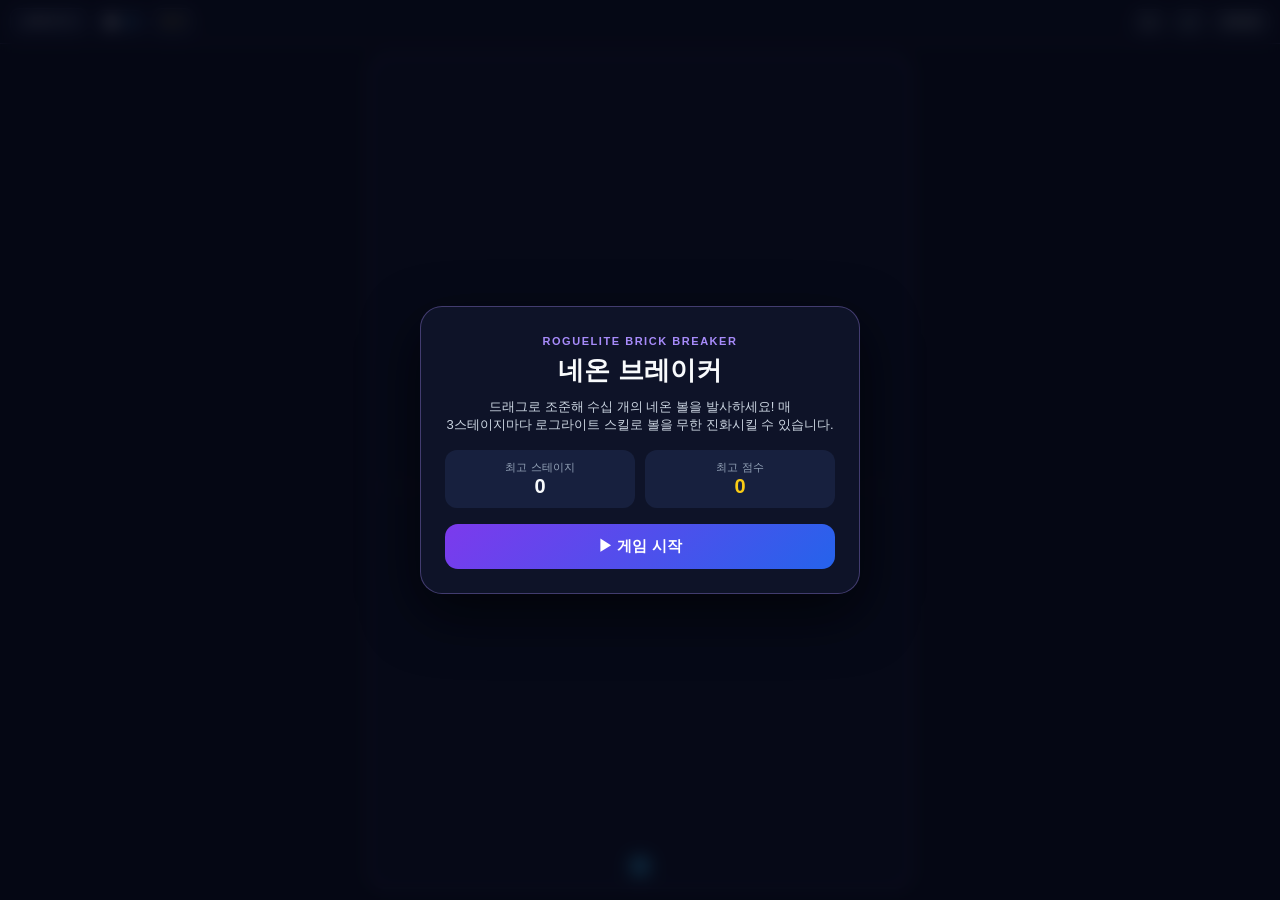
<file: games/neon-breaker/index.html>
<!DOCTYPE html>
<html lang="ko">
<head>
  <meta charset="UTF-8" />
  <meta name="viewport" content="width=device-width, initial-scale=1.0, maximum-scale=1.0, user-scalable=no, viewport-fit=cover" />
  <title>네온 브레이커: 로그라이트 | NEON BREAKER</title>
  <!-- PORTAL_SDK_SLOT -->
  <link rel="stylesheet" href="css/style.css" />
</head>
<body>
  <div id="brk-shell">
    <header class="brk-hud">
      <div class="hud-left">
        <div class="chip"><span data-i18n="wave">스테이지</span> <strong id="ui-wave">1</strong></div>
        <div class="chip cyan">⚪ ×<strong id="ui-balls">6</strong></div>
        <div class="chip gold">★ <strong id="ui-score">0</strong></div>
      </div>
      <div class="hud-right">
        <button id="btn-recall" class="ctrl-btn hidden" data-i18n="recall">⬇ 즉시 회수</button>
        <button id="btn-speed" class="ctrl-btn">1x</button>
        <button id="btn-sound" class="ctrl-btn">🔊</button>
        <button id="btn-lang" class="ctrl-btn">KR/EN</button>
      </div>
    </header>

    <div class="stage-wrap">
      <canvas id="brk-canvas"></canvas>
      <div id="combo-toast" class="combo-toast hidden"></div>
    </div>

    <!-- 시작 화면 -->
    <div id="start-overlay" class="overlay">
      <div class="modal-card">
        <span class="kicker" data-i18n="kicker">ROGUELITE BRICK BREAKER</span>
        <h1 data-i18n="title">네온 브레이커</h1>
        <p data-i18n="intro">드래그로 조준해 수십 개의 네온 볼을 발사하세요! 매 3스테이지마다 로그라이트 스킬로 볼을 무한 진화시킬 수 있습니다.</p>
        <div class="best-row">
          <div><span data-i18n="bestWave">최고 스테이지</span><strong id="ui-best-wave">0</strong></div>
          <div><span data-i18n="bestScore">최고 점수</span><strong id="ui-best-score" class="gold">0</strong></div>
        </div>
        <button id="btn-start" class="btn-primary" data-i18n="start">▶ 게임 시작</button>
      </div>
    </div>

    <!-- 로그라이트 3택 업그레이드 모달 -->
    <div id="perk-overlay" class="overlay hidden">
      <div class="modal-card wide">
        <span class="kicker">ROGUELITE UPGRADE</span>
        <h2 data-i18n="perkTitle">볼 시스템 진화 선택</h2>
        <div id="perk-grid" class="perk-grid"></div>
        <button id="btn-perk-reroll" class="btn-reward small">🎲 <span data-i18n="rerollAd">광고 보고 카드 리롤</span></button>
      </div>
    </div>

    <!-- 게임오버 / 부활 모달 -->
    <div id="gameover-overlay" class="overlay hidden">
      <div class="modal-card">
        <h2 data-i18n="gameOver">방어선 돌파됨!</h2>
        <p id="ui-final" class="final-txt"></p>
        <div class="stack-btns">
          <button id="btn-revive" class="btn-reward">💥 <span data-i18n="reviveAd">광고 보고 하단 2줄 파괴 + 부활 (1회)</span></button>
          <button id="btn-retry" class="btn-primary" data-i18n="retry">다시 도전하기</button>
        </div>
      </div>
    </div>

    <!-- 로컬 광고 시뮬레이터 -->
    <div id="ad-modal" class="overlay hidden">
      <div class="modal-card compact">
        <span class="kicker">REWARDED AD PREVIEW</span>
        <p data-i18n="adDesc">포털 배포 시 실제 보상형 광고가 재생됩니다.</p>
        <div class="ad-track"><div id="ad-fill" class="ad-fill"></div></div>
        <strong id="ad-timer" class="gold">2.0s</strong>
      </div>
    </div>
  </div>
  <script src="js/game.js"></script>
</body>
</html>
</file>
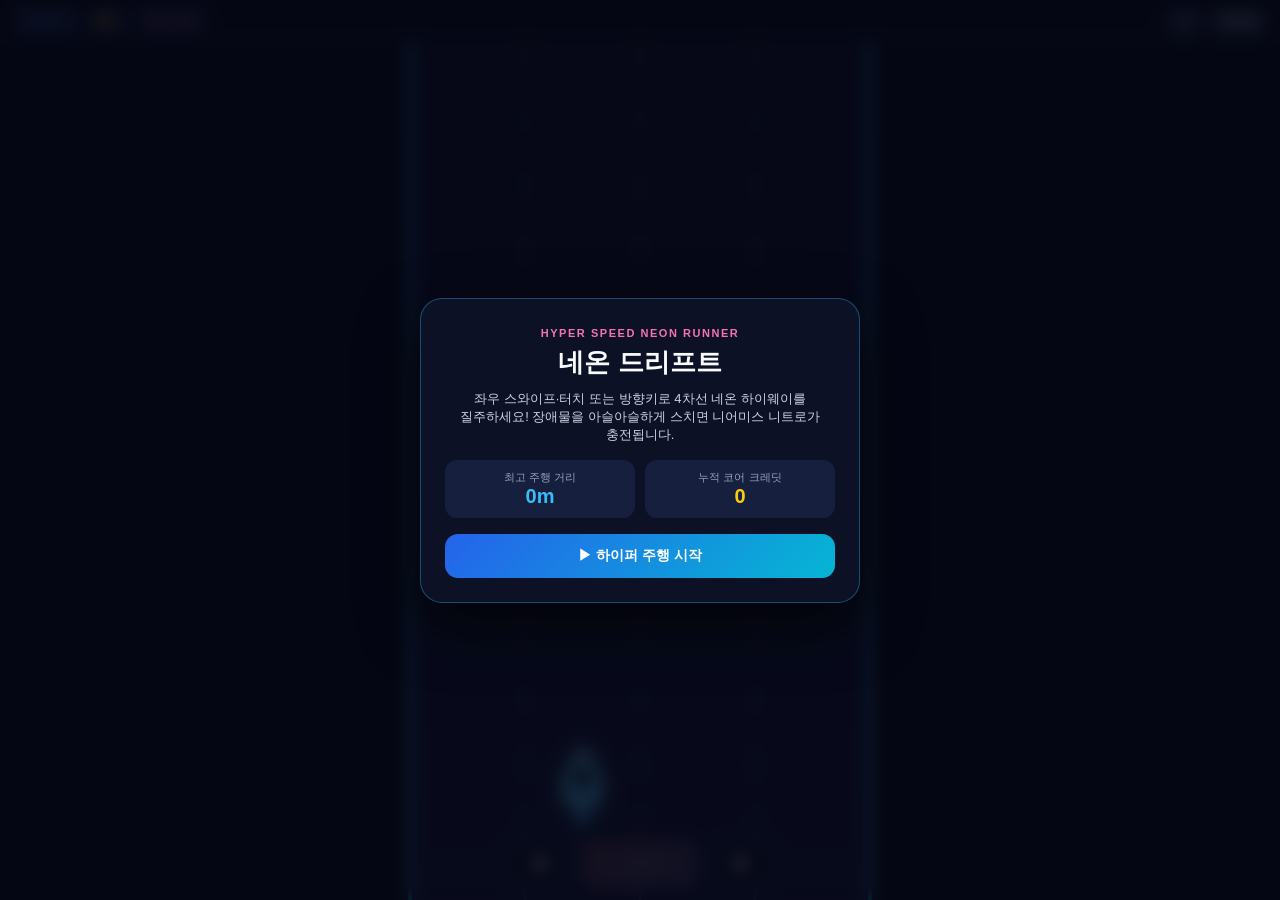
<file: games/neon-drift/index.html>
<!DOCTYPE html>
<html lang="ko">
<head>
  <meta charset="UTF-8" />
  <meta name="viewport" content="width=device-width, initial-scale=1.0, maximum-scale=1.0, user-scalable=no, viewport-fit=cover" />
  <title>네온 드리프트: 하이퍼 런 | NEON DRIFT</title>
  <!-- PORTAL_SDK_SLOT -->
  <link rel="stylesheet" href="css/style.css" />
</head>
<body>
  <div id="drift-shell">
    <header class="drift-hud">
      <div class="hud-left">
        <div class="chip cyan"><span data-i18n="dist">거리</span> <strong id="ui-dist">0m</strong></div>
        <div class="chip gold">◆ <strong id="ui-coins">0</strong></div>
        <div class="chip pink"><span data-i18n="speed">속도</span> <strong id="ui-speed">1.0x</strong></div>
      </div>
      <div class="hud-right">
        <button id="btn-sound" class="ctrl-btn" aria-label="Sound">🔊</button>
        <button id="btn-lang" class="ctrl-btn">KR/EN</button>
      </div>
    </header>

    <div class="stage-wrap">
      <canvas id="drift-canvas"></canvas>
      <div id="hud-banner" class="hud-banner hidden"></div>
      <div class="mobile-controls">
        <button id="btn-left" class="steer-btn" aria-label="Left">◀</button>
        <button id="btn-nitro" class="nitro-btn" disabled>⚡ <span data-i18n="nitro">니트로</span> <small id="ui-nitro-pct">0%</small></button>
        <button id="btn-right" class="steer-btn" aria-label="Right">▶</button>
      </div>
    </div>

    <!-- 시작 화면 -->
    <div id="start-overlay" class="overlay">
      <div class="modal-card">
        <span class="kicker" data-i18n="kicker">HYPER SPEED NEON RUNNER</span>
        <h1 data-i18n="title">네온 드리프트</h1>
        <p data-i18n="intro">좌우 스와이프·터치 또는 방향키로 4차선 네온 하이웨이를 질주하세요! 장애물을 아슬아슬하게 스치면 니어미스 니트로가 충전됩니다.</p>
        <div class="best-row">
          <div><span data-i18n="bestDist">최고 주행 거리</span><strong id="ui-best-dist" class="cyan">0m</strong></div>
          <div><span data-i18n="totalCoins">누적 코어 크레딧</span><strong id="ui-total-coins" class="gold">0</strong></div>
        </div>
        <button id="btn-start" class="btn-primary" data-i18n="start">▶ 하이퍼 주행 시작</button>
      </div>
    </div>

    <!-- 게임오버 / 보상형 부활 모달 -->
    <div id="gameover-overlay" class="overlay hidden">
      <div class="modal-card">
        <h2 data-i18n="crashed">하이웨이 충돌!</h2>
        <p id="ui-final" class="final-txt"></p>
        <div class="stack-btns">
          <button id="btn-revive" class="btn-reward">🛡️ <span data-i18n="reviveAd">광고 보고 실드 부활 + 계속 주행 (1회)</span></button>
          <button id="btn-double" class="btn-reward alt">◆ <span data-i18n="doubleAd">광고 보고 이번 주행 크레딧 2배</span></button>
          <button id="btn-retry" class="btn-primary" data-i18n="retry">다시 주행하기</button>
        </div>
      </div>
    </div>

    <!-- 로컬 광고 시뮬레이터 -->
    <div id="ad-modal" class="overlay hidden">
      <div class="modal-card compact">
        <span class="kicker">REWARDED AD PREVIEW</span>
        <p data-i18n="adDesc">포털 배포 시 실제 보상형 광고가 재생됩니다.</p>
        <div class="ad-track"><div id="ad-fill" class="ad-fill"></div></div>
        <strong id="ad-timer" class="gold">2.0s</strong>
      </div>
    </div>
  </div>
  <script src="js/game.js"></script>
</body>
</html>
</file>
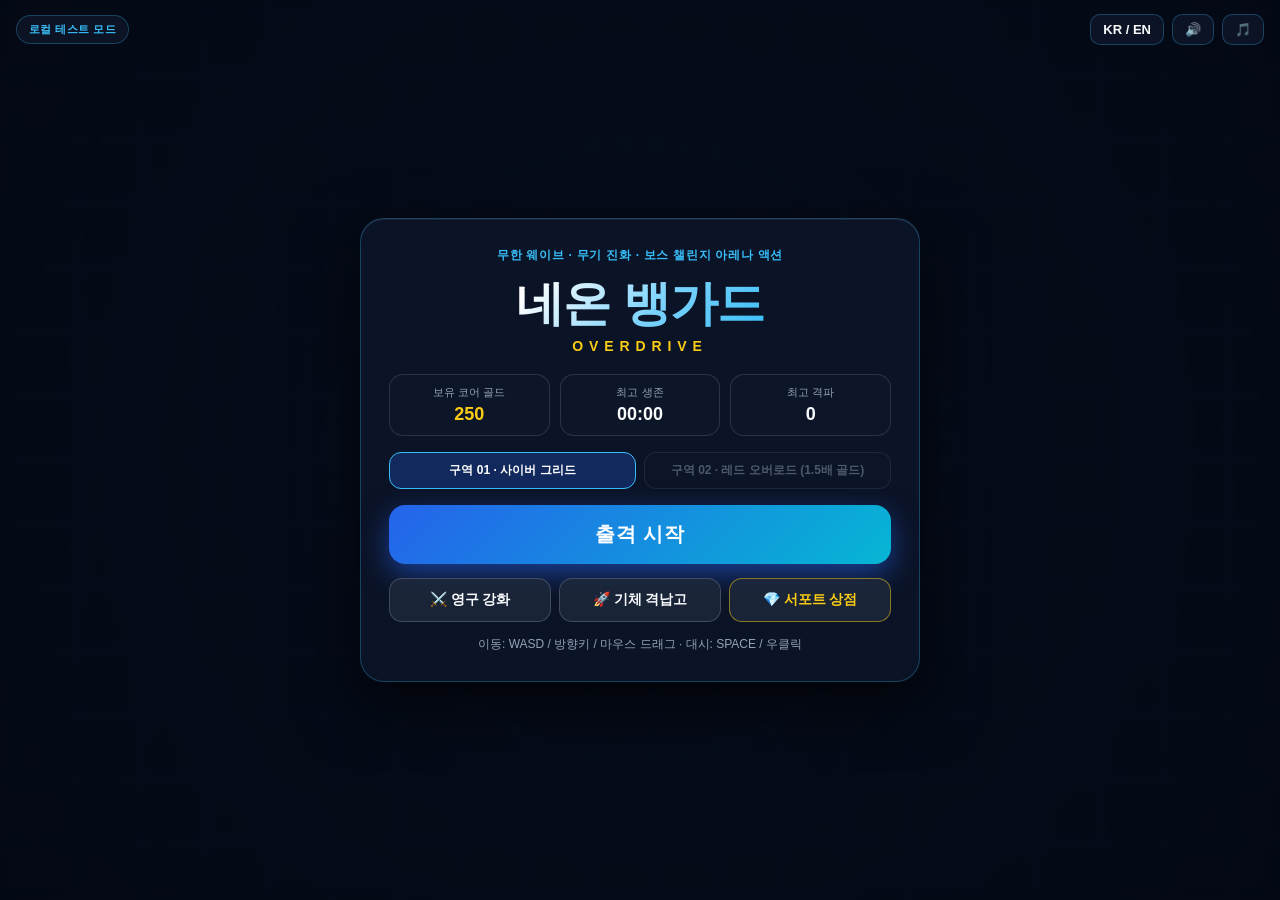
<file: games/neon-vanguard/index.html>
<!DOCTYPE html>
<html lang="ko">
<head>
  <meta charset="UTF-8" />
  <meta name="viewport" content="width=device-width, initial-scale=1.0, maximum-scale=1.0, user-scalable=no" />
  <title>네온 뱅가드: 오버드라이브 | NEON VANGUARD: OVERDRIVE</title>
  <!-- PORTAL_SDK_SLOT -->
  <link rel="stylesheet" href="css/style.css" />
</head>
<body>
  <div id="game-shell">
    <canvas id="game-canvas"></canvas>

    <!-- 상단 유틸리티 바 (로비) -->
    <div id="top-util-bar">
      <span id="sdk-badge" class="pill-badge">로컬 테스트 모드</span>
      <span id="no-ads-badge" class="pill-badge gold hidden">광고 제거 패스 적용중</span>
      <div class="util-actions">
        <button id="btn-lang" class="icon-btn" title="언어 전환">KR / EN</button>
        <button id="btn-sfx" class="icon-btn" title="효과음">🔊</button>
        <button id="btn-bgm" class="icon-btn" title="배경음악">🎵</button>
      </div>
    </div>

    <!-- 인게임 HUD -->
    <div id="hud" class="hidden">
      <div class="xp-bar-wrap">
        <div id="xp-fill" class="xp-fill"></div>
        <span id="hud-level" class="xp-level">LV 1</span>
      </div>

      <div class="hud-row">
        <div class="hud-left">
          <div id="hud-loadout" class="loadout-strip"></div>
        </div>
        <div class="hud-center">
          <div id="hud-timer" class="hud-timer">00:00</div>
          <div id="hud-wave" class="hud-wave">WAVE 1</div>
        </div>
        <div class="hud-right">
          <div class="hud-stat">💀 <span id="hud-kills">0</span></div>
          <div class="hud-stat gold"><span class="coin-dot">◆</span> <span id="hud-gold">0</span></div>
          <button id="btn-pause" class="hud-pause-btn" aria-label="일시 정지">⏸</button>
        </div>
      </div>

      <!-- 보스 체력바 -->
      <div id="boss-hud" class="boss-hud hidden">
        <div class="boss-name-row">
          <span id="boss-name">APEX WARDEN</span>
          <span id="boss-hp-text">100%</span>
        </div>
        <div class="boss-bar-bg"><div id="boss-bar-fill" class="boss-bar-fill"></div></div>
      </div>

      <!-- 중앙 이벤트 배너 -->
      <div id="event-banner" class="event-banner hidden"></div>

      <!-- 우측 하단 대시 버튼 (PC/모바일 공용) -->
      <button id="btn-dash" class="dash-btn" aria-label="대시">
        <div id="dash-cd-mask" class="dash-cd-mask"></div>
        <span class="dash-icon">⚡</span>
        <span id="dash-label" class="dash-label">SPACE</span>
      </button>
    </div>

    <!-- 로비 오버레이 -->
    <section id="lobby-screen" class="overlay-screen">
      <div class="lobby-card">
        <div class="brand-kicker" data-i18n="tagline">무한 웨이브 · 무기 진화 · 보스 챌린지 아레나 액션</div>
        <h1 class="game-logo">
          <span class="logo-main" data-i18n="title">네온 뱅가드</span>
          <span class="logo-sub" data-i18n="subtitle">OVERDRIVE</span>
        </h1>

        <div class="lobby-stats">
          <div class="stat-pill">
            <span class="label" data-i18n="totalGold">보유 코어 골드</span>
            <strong id="lobby-gold" class="val gold">250</strong>
          </div>
          <div class="stat-pill">
            <span class="label" data-i18n="bestTime">최고 생존</span>
            <strong id="lobby-best-time" class="val">00:00</strong>
          </div>
          <div class="stat-pill">
            <span class="label" data-i18n="bestKills">최고 격파</span>
            <strong id="lobby-best-kills" class="val">0</strong>
          </div>
        </div>

        <!-- 작전 구역 선택 -->
        <div class="stage-picker">
          <button id="stage-btn-1" class="stage-chip active" data-stage="1" data-i18n="stage1">구역 01 · 사이버 그리드</button>
          <button id="stage-btn-2" class="stage-chip" data-stage="2" data-i18n="stage2">구역 02 · 레드 오버로드 (1.5배 골드)</button>
        </div>

        <button id="btn-play" class="btn-primary-giant" data-i18n="play">출격 시작</button>

        <div class="lobby-nav-grid">
          <button id="btn-open-armory" class="btn-secondary">⚔️ <span data-i18n="armory">연구소 (영구강화)</span></button>
          <button id="btn-open-hangar" class="btn-secondary">🚀 <span data-i18n="hangar">기체 격납고</span></button>
          <button id="btn-open-shop" class="btn-secondary accent">💎 <span data-i18n="shop">상점 (하이브리드)</span></button>
        </div>

        <p class="controls-hint" data-i18n="controlsHint">이동: WASD / 방향키 / 마우스 드래그 · 대시: SPACE / 우클릭</p>
      </div>
    </section>

    <!-- 레벨업 스킬 선택 모달 -->
    <section id="levelup-modal" class="overlay-screen hidden">
      <div class="modal-panel wide">
        <h2 class="modal-title" data-i18n="levelUpTitle">전투 시스템 업그레이드</h2>
        <p class="modal-sub" data-i18n="levelUpSub">강화할 무기 또는 패시브 코어 1개를 선택하세요</p>
        <div id="choice-cards" class="choice-grid"></div>
        <div class="modal-footer-row">
          <button id="btn-reroll" class="btn-reward-outline">🎲 <span id="reroll-text" data-i18n="rerollAd">광고 보고 리롤</span></button>
        </div>
      </div>
    </section>

    <!-- 일시정지 모달 -->
    <section id="pause-modal" class="overlay-screen hidden">
      <div class="modal-panel compact">
        <h2 class="modal-title" data-i18n="pauseTitle">일시 정지</h2>
        <div class="stack-btns">
          <button id="btn-resume" class="btn-primary" data-i18n="resume">전투 재개</button>
          <button id="btn-pause-restart" class="btn-secondary" data-i18n="restart">처음부터 재출격</button>
          <button id="btn-pause-lobby" class="btn-ghost" data-i18n="toLobby">격납고로 복귀</button>
        </div>
      </div>
    </section>

    <!-- 긴급 부활 제안 모달 (보상형 광고 핵심 지점) -->
    <section id="revive-modal" class="overlay-screen hidden">
      <div class="modal-panel compact danger-border">
        <div class="danger-icon">⚠️</div>
        <h2 class="modal-title danger" data-i18n="reviveTitle">기체 파괴 임박!</h2>
        <p class="modal-sub" data-i18n="reviveDesc">긴급 프로토콜로 체력 100% 회복 + 주변 적 전멸 충격파를 발동할 수 있습니다.</p>
        <div class="stack-btns">
          <button id="btn-revive-ad" class="btn-reward-solid">⚡ <span id="revive-btn-text" data-i18n="reviveAdBtn">광고 보고 즉시 부활 (1회)</span></button>
          <button id="btn-give-up" class="btn-secondary" data-i18n="giveUpBtn">결과 확인하기</button>
        </div>
      </div>
    </section>

    <!-- 게임 오버 결과 모달 -->
    <section id="gameover-modal" class="overlay-screen hidden">
      <div class="modal-panel compact">
        <h2 class="modal-title" data-i18n="gameOverTitle">작전 종료</h2>
        <div class="result-grid">
          <div class="result-box"><span data-i18n="statTime">생존 시간</span><strong id="res-time">00:00</strong></div>
          <div class="result-box"><span data-i18n="statKills">총 격파 수</span><strong id="res-kills">0</strong></div>
          <div class="result-box"><span data-i18n="statLevel">도달 레벨</span><strong id="res-level">1</strong></div>
          <div class="result-box"><span data-i18n="statGold">획득 골드</span><strong id="res-gold" class="gold">+0</strong></div>
        </div>
        <div class="stack-btns">
          <button id="btn-double-gold" class="btn-reward-solid">💰 <span id="double-gold-text" data-i18n="doubleGoldAd">광고 보고 골드 2배 수령</span></button>
          <button id="btn-retry" class="btn-primary" data-i18n="playAgain">바로 재출격</button>
          <button id="btn-go-armory" class="btn-secondary" data-i18n="armory">연구소 (영구강화)</button>
        </div>
      </div>
    </section>

    <!-- 영구강화 연구소 / 기체 격납고 / 하이브리드 상점 공용 드로어 모달 -->
    <section id="meta-modal" class="overlay-screen hidden">
      <div class="modal-panel wide">
        <div class="modal-header-bar">
          <div>
            <h2 id="meta-title" class="modal-title">영구 강화 연구소</h2>
            <p id="meta-desc" class="modal-sub"></p>
          </div>
          <div class="meta-header-right">
            <div class="gold-chip"><span class="coin-dot">◆</span> <span id="meta-gold">0</span></div>
            <button id="btn-close-meta" class="icon-btn" aria-label="닫기">✕</button>
          </div>
        </div>
        <div id="meta-body" class="meta-grid"></div>
      </div>
    </section>

    <!-- 로컬 보상형 광고 시뮬레이터 모달 -->
    <section id="ad-sim-modal" class="overlay-screen hidden">
      <div class="modal-panel compact">
        <div class="ad-sim-badge">REWARDED AD PREVIEW</div>
        <h3 class="modal-title" data-i18n="adSimTitle">보상형 광고 시뮬레이터 (로컬 테스트)</h3>
        <p class="modal-sub" data-i18n="adSimDesc">포털(CrazyGames/Poki) 배포 시 실제 글로벌 보상형 광고가 재생됩니다.</p>
        <div class="ad-progress-bg"><div id="ad-sim-bar" class="ad-progress-fill"></div></div>
        <p id="ad-sim-timer" class="ad-timer-text">2.5s</p>
      </div>
    </section>
  </div>

  <script src="js/i18n.js"></script>
  <script src="js/sdk_adapter.js"></script>
  <script src="js/data.js"></script>
  <script src="js/audio.js"></script>
  <script src="js/engine.js"></script>
  <script src="js/renderer.js"></script>
  <script src="js/main.js"></script>
</body>
</html>
</file>
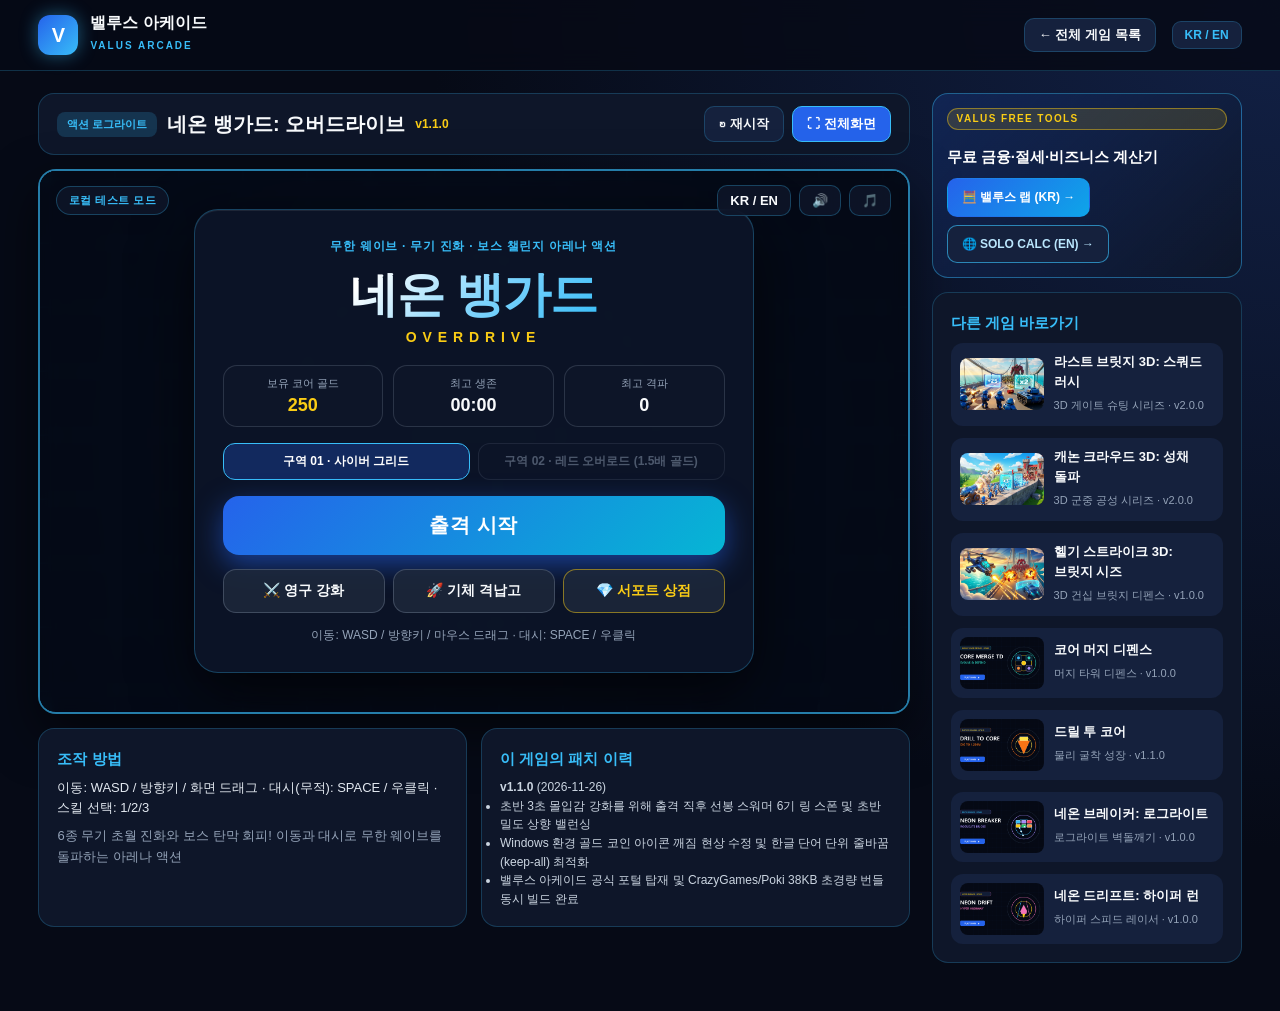
<file: play.html>
<!DOCTYPE html>
<html lang="ko">
<head>
  <meta charset="UTF-8" />
  <meta name="viewport" content="width=device-width, initial-scale=1.0, viewport-fit=cover" />
  <meta name="theme-color" content="#060a16" />
  <meta name="apple-mobile-web-app-capable" content="yes" />
  <meta name="apple-mobile-web-app-status-bar-style" content="black-translucent" />
  <link rel="manifest" href="manifest.json" />
  <link rel="apple-touch-icon" href="assets/icon-192.png" />
  <title>게임 플레이 | 밸루스 아케이드</title>
  <link rel="stylesheet" href="css/portal.css" />
</head>
<body class="play-page">
  <header class="top-nav">
    <div class="container nav-inner">
      <a href="index.html" class="brand">
        <span class="brand-mark">V</span>
        <div>
          <strong>밸루스 아케이드</strong>
          <span class="brand-sub">VALUS ARCADE</span>
        </div>
      </a>
      <nav class="nav-links">
        <a href="index.html" class="back-link">← <span data-i18n="backPortal">전체 게임 목록</span></a>
        <button id="btn-lang" class="lang-btn">KR / EN</button>
      </nav>
    </div>
  </header>

  <main class="container play-layout">
    <!-- 게임 극장 프레임 -->
    <section class="theater-wrap">
      <div class="theater-bar">
        <div class="theater-title-group">
          <span id="play-genre" class="badge-mini">ACTION</span>
          <h1 id="play-title">로딩중...</h1>
          <span id="play-version" class="ver-pill">v1.0.0</span>
        </div>
        <div class="theater-controls">
          <button id="btn-reload-game" class="ctrl-btn">↻ <span data-i18n="reloadGame">재시작</span></button>
          <button id="btn-fullscreen" class="ctrl-btn primary">⛶ <span data-i18n="fullscreen">전체화면</span></button>
        </div>
      </div>

      <div id="iframe-stage" class="iframe-stage">
        <iframe id="game-frame" src="" title="HTML5 게임 플레이어" allowfullscreen allow="autoplay; fullscreen"></iframe>
      </div>

      <div class="play-details-grid">
        <div class="info-box">
          <h3 data-i18n="controlsTitle">조작 방법</h3>
          <p id="play-controls">-</p>
          <p id="play-desc" class="muted-text"></p>
        </div>
        <div class="info-box">
          <h3 data-i18n="gamePatchTitle">이 게임의 패치 이력</h3>
          <div id="game-patch-history" class="mini-patch-list"></div>
        </div>
      </div>
    </section>

    <!-- 우측 / 하단 추천 게임 및 자체 하우스 배너 -->
    <aside class="play-sidebar">
      <div id="house-ad-slot" class="house-banner compact">
        <span class="house-tag">VALUS FREE TOOLS</span>
        <strong data-i18n="houseAdSideTitle">무료 금융·절세·비즈니스 계산기</strong>
        <div class="house-banner-actions">
          <a href="https://suw0ne.github.io/valus-lab/" target="_blank" rel="noopener noreferrer" class="house-cta primary" data-i18n="houseCtaLab">🧮 밸루스 랩 →</a>
          <a href="https://suw0ne.github.io/valus-solo-calc/" target="_blank" rel="noopener noreferrer" class="house-cta" data-i18n="houseCtaSolo">🌐 SOLO CALC →</a>
        </div>
      </div>
      <div class="sidebar-card">
        <h3 data-i18n="moreGames">다른 게임 바로가기</h3>
        <div id="related-games" class="related-list"></div>
      </div>
    </aside>
  </main>

  <script src="js/portal.js"></script>
</body>
</html>
</file>
<file: css/portal.css>
/* 밸루스 아케이드 — 상용 HTML5 게임 포털 스타일 */
:root {
  --bg: #060a16;
  --surface: #0e1629;
  --surface-2: #15213d;
  --border: rgba(56, 189, 248, 0.22);
  --border-hi: rgba(56, 189, 248, 0.65);
  --text: #f8fafc;
  --muted: #94a3b8;
  --cyan: #38bdf8;
  --blue: #2563eb;
  --gold: #facc15;
  --emerald: #22c55e;
  --rose: #f43f5e;
}

* { box-sizing: border-box; margin: 0; padding: 0; }
html, body {
  background: radial-gradient(circle at top right, #122146 0%, var(--bg) 52%);
  color: var(--text);
  font-family: 'Pretendard', 'Malgun Gothic', -apple-system, BlinkMacSystemFont, sans-serif;
  line-height: 1.55;
  word-break: keep-all;
  min-height: 100vh;
}
a { color: inherit; text-decoration: none; }
.hidden { display: none !important; }
.container { width: min(1240px, 94vw); margin: 0 auto; }

/* 네비게이션 */
.top-nav {
  position: sticky; top: 0; z-index: 40;
  background: rgba(6, 10, 22, 0.85);
  backdrop-filter: blur(12px);
  border-bottom: 1px solid var(--border);
}
.nav-inner {
  display: flex; align-items: center; justify-content: space-between;
  padding: 14px 0; gap: 16px;
}
.brand { display: flex; align-items: center; gap: 12px; }
.brand-mark {
  width: 40px; height: 40px; border-radius: 12px;
  background: linear-gradient(135deg, var(--blue), var(--cyan));
  display: grid; place-items: center; font-weight: 900; font-size: 20px; color: #fff;
  box-shadow: 0 0 18px rgba(56, 189, 248, 0.45);
}
.brand strong { display: block; font-size: 16px; font-weight: 900; line-height: 1.1; }
.brand-sub { font-size: 10px; font-weight: 800; letter-spacing: 0.2em; color: var(--cyan); }

.nav-links { display: flex; align-items: center; gap: 16px; font-size: 14px; font-weight: 700; }
.nav-links a:hover, .nav-link-btn:hover { color: var(--cyan); }
.nav-link-btn { background: none; border: none; color: var(--text); font: inherit; cursor: pointer; }
.lang-btn {
  background: var(--surface-2); border: 1px solid var(--border); color: var(--cyan);
  padding: 6px 12px; border-radius: 9px; font-size: 12px; font-weight: 800; cursor: pointer;
}
.back-link {
  background: var(--surface-2); border: 1px solid var(--border);
  padding: 6px 14px; border-radius: 10px; font-size: 13px;
}

/* 히어로 배너 */
.hero-card {
  margin-top: 24px;
  display: grid; grid-template-columns: 1.15fr 1fr; gap: 28px; align-items: center;
  background: linear-gradient(135deg, rgba(21, 33, 61, 0.95), rgba(10, 17, 34, 0.96));
  border: 1px solid var(--border-hi);
  border-radius: 24px; padding: 32px;
  box-shadow: 0 24px 60px rgba(0, 0, 0, 0.45);
}
.hero-badge {
  display: inline-block; padding: 5px 12px; border-radius: 999px;
  background: rgba(250, 204, 21, 0.16); border: 1px solid rgba(250, 204, 21, 0.55);
  color: var(--gold); font-size: 12px; font-weight: 900; margin-bottom: 12px;
}
.hero-info h1 { font-size: clamp(28px, 4vw, 42px); font-weight: 900; line-height: 1.15; margin-bottom: 12px; }
.hero-info p { color: #cbd5e1; font-size: 15px; margin-bottom: 22px; }
.hero-actions { display: flex; flex-wrap: wrap; gap: 12px; margin-bottom: 18px; }
.btn-play-now {
  background: linear-gradient(135deg, var(--blue), #06b6d4); color: #fff;
  padding: 13px 26px; border-radius: 14px; font-weight: 900; font-size: 15px;
  box-shadow: 0 10px 26px rgba(37, 99, 235, 0.45); transition: transform 0.15s ease;
}
.btn-play-now:hover { transform: translateY(-2px); }
.btn-outline {
  border: 1px solid var(--border-hi); color: var(--text);
  padding: 13px 20px; border-radius: 14px; font-weight: 800; font-size: 14px;
}
.btn-install-pwa {
  background: rgba(250, 204, 21, 0.14);
  border: 1px solid rgba(250, 204, 21, 0.55);
  color: var(--gold);
  padding: 13px 18px; border-radius: 14px; font-weight: 900; font-size: 14px;
  cursor: pointer; transition: transform 0.15s ease, background 0.15s ease;
}
.btn-install-pwa:hover { transform: translateY(-2px); background: rgba(250, 204, 21, 0.24); }
.hero-meta { display: flex; flex-wrap: wrap; gap: 16px; font-size: 12px; color: var(--muted); font-weight: 700; }
.hero-visual img {
  width: 100%; border-radius: 18px; border: 1px solid var(--border);
  box-shadow: 0 14px 36px rgba(0, 0, 0, 0.55); display: block;
}

/* 내 아케이드 통합 기록 & 트로피 바 */
.profile-strip {
  margin-top: 20px;
  background: linear-gradient(135deg, rgba(14, 22, 41, 0.92), rgba(21, 33, 61, 0.78));
  border: 1px solid var(--border);
  border-radius: 20px;
  padding: 18px 22px;
}
.profile-head {
  display: flex; flex-wrap: wrap; justify-content: space-between; align-items: center;
  gap: 10px; margin-bottom: 14px;
}
.profile-kicker {
  display: block; font-size: 10px; font-weight: 900; letter-spacing: 0.18em; color: var(--cyan);
}
.profile-title-wrap h2 { font-size: 18px; font-weight: 900; line-height: 1.25; }
.profile-meta { display: flex; align-items: center; gap: 10px; flex-wrap: wrap; }
.trophy-pill {
  background: rgba(250, 204, 21, 0.16); border: 1px solid rgba(250, 204, 21, 0.55);
  color: var(--gold); padding: 4px 12px; border-radius: 999px; font-size: 12px; font-weight: 900;
}
.profile-note { font-size: 12px; color: var(--muted); font-weight: 600; }
.profile-grid {
  display: grid; grid-template-columns: repeat(3, 1fr); gap: 10px;
}
.profile-card {
  background: rgba(6, 10, 22, 0.62); border: 1px solid var(--border); border-radius: 14px;
  padding: 12px 14px; display: flex; flex-direction: column; gap: 4px;
  transition: transform 0.14s ease, border-color 0.14s ease;
}
.profile-card:hover { transform: translateY(-2px); border-color: var(--cyan); }
.profile-card.unlocked {
  border-color: rgba(250, 204, 21, 0.55);
  background: linear-gradient(135deg, rgba(250, 204, 21, 0.08), rgba(6, 10, 22, 0.72));
}
.profile-card-top {
  display: flex; justify-content: space-between; align-items: center; gap: 6px;
}
.profile-game { font-size: 12px; font-weight: 800; color: #cbd5e1; }
.profile-trophy-tag {
  font-size: 10px; font-weight: 900; padding: 2px 7px; border-radius: 999px;
  background: var(--surface-2); color: var(--muted); white-space: nowrap;
}
.profile-card.unlocked .profile-trophy-tag {
  background: rgba(250, 204, 21, 0.2); color: var(--gold);
}
.profile-val { font-size: 20px; font-weight: 900; color: #fff; line-height: 1.2; }
.profile-sub { font-size: 11px; color: var(--muted); }

/* 자체 스튜디오 하우스 배너 (빈 광고 슬롯 대체 · 외부 API 0%) */
.house-banner {
  margin: 22px 0; padding: 16px 20px; border-radius: 16px;
  background: linear-gradient(135deg, rgba(37, 99, 235, 0.18), rgba(14, 22, 41, 0.92));
  border: 1px solid rgba(56, 189, 248, 0.42);
  display: flex; flex-wrap: wrap; justify-content: space-between; align-items: center; gap: 14px;
}
.house-banner.compact { margin: 0 0 14px; flex-direction: column; align-items: stretch; gap: 10px; padding: 14px; }
.house-tag {
  display: inline-block; font-size: 10px; font-weight: 900; letter-spacing: 0.14em;
  color: var(--gold); background: rgba(250, 204, 21, 0.14); border: 1px solid rgba(250, 204, 21, 0.45);
  padding: 2px 9px; border-radius: 999px; margin-bottom: 5px;
}
.house-banner strong { display: block; font-size: 15px; font-weight: 900; color: #fff; }
.house-banner p { font-size: 12.5px; color: #cbd5e1; margin-top: 2px; }
.house-banner-actions { display: flex; flex-wrap: wrap; gap: 8px; }
.house-cta {
  padding: 9px 14px; border-radius: 10px; font-size: 12px; font-weight: 900;
  background: var(--surface-2); border: 1px solid var(--border-hi); color: #bae6fd; white-space: nowrap;
}
.house-cta.primary { background: linear-gradient(135deg, var(--blue), #0ea5e9); color: #fff; border-color: transparent; }

/* 광고 슬롯 */
.ad-banner-slot, .ad-box-slot {
  margin: 22px 0; padding: 14px; text-align: center;
  border: 1px dashed rgba(148, 163, 184, 0.3); border-radius: 14px;
  background: rgba(14, 22, 41, 0.5); color: #64748b; font-size: 12px; font-weight: 700;
}

/* 섹션 헤더 & 필터 */
.section-block { margin: 36px 0; }
.section-head {
  display: flex; flex-wrap: wrap; justify-content: space-between; align-items: flex-end;
  gap: 14px; margin-bottom: 20px;
}
.section-head h2 { font-size: 24px; font-weight: 900; }
.section-sub { font-size: 13px; color: var(--muted); margin-top: 4px; }
.filter-bar { display: flex; flex-wrap: wrap; gap: 8px; }
.filter-chip {
  background: var(--surface); border: 1px solid var(--border); color: var(--muted);
  padding: 8px 15px; border-radius: 999px; font-size: 13px; font-weight: 800; cursor: pointer;
}
.filter-chip.active { background: var(--blue); border-color: var(--cyan); color: #fff; }

/* 게임 카드 그리드 */
.games-grid {
  display: grid; grid-template-columns: repeat(auto-fill, minmax(310px, 1fr)); gap: 20px;
}
.game-card {
  background: var(--surface); border: 1px solid var(--border); border-radius: 20px;
  overflow: hidden; display: flex; flex-direction: column;
  transition: transform 0.16s ease, border-color 0.16s ease, box-shadow 0.16s ease;
}
.game-card:hover {
  transform: translateY(-4px); border-color: var(--cyan);
  box-shadow: 0 18px 40px rgba(0, 0, 0, 0.45);
}
.game-card.soon { opacity: 0.72; }
.game-thumb-wrap { position: relative; aspect-ratio: 16 / 9; background: #091022; overflow: hidden; }
.game-thumb-wrap img { width: 100%; height: 100%; object-fit: cover; display: block; }
.card-badge {
  position: absolute; top: 12px; left: 12px;
  background: rgba(6, 10, 22, 0.85); border: 1px solid var(--gold); color: var(--gold);
  padding: 4px 10px; border-radius: 999px; font-size: 11px; font-weight: 900;
}
.card-body { padding: 18px; display: flex; flex-direction: column; gap: 8px; flex-grow: 1; }
.card-genre { font-size: 11px; font-weight: 900; color: var(--cyan); letter-spacing: 0.06em; }
.card-title { font-size: 19px; font-weight: 900; }
.card-desc { font-size: 13px; color: #cbd5e1; flex-grow: 1; }
.tag-row { display: flex; flex-wrap: wrap; gap: 6px; margin-top: 4px; }
.tag-pill {
  font-size: 11px; color: var(--muted); background: var(--surface-2);
  padding: 3px 9px; border-radius: 8px; font-weight: 700;
}
.card-cta {
  margin-top: 10px; display: block; text-align: center;
  background: linear-gradient(135deg, var(--blue), #0ea5e9); color: #fff;
  padding: 11px; border-radius: 12px; font-weight: 900; font-size: 14px;
}
.card-cta.disabled { background: var(--surface-2); color: var(--muted); pointer-events: none; }

/* 패치노트 */
.patch-list { display: grid; gap: 14px; }
.patch-card {
  background: var(--surface); border: 1px solid var(--border); border-radius: 16px; padding: 18px 20px;
}
.patch-head { display: flex; flex-wrap: wrap; align-items: center; gap: 10px; margin-bottom: 10px; }
.patch-ver {
  background: rgba(56, 189, 248, 0.16); color: var(--cyan); border: 1px solid var(--border-hi);
  padding: 3px 10px; border-radius: 999px; font-size: 12px; font-weight: 900;
}
.patch-ver.release { background: rgba(34, 197, 94, 0.16); color: #86efac; border-color: rgba(34, 197, 94, 0.5); }
.patch-date { font-size: 12px; color: var(--muted); margin-left: auto; }
.patch-items { padding-left: 18px; color: #cbd5e1; font-size: 13px; display: grid; gap: 5px; }

/* 플레이 페이지 극장 레이아웃 */
.play-layout {
  display: grid; grid-template-columns: 1fr 310px; gap: 22px; padding: 22px 0 48px;
}
.theater-wrap { display: flex; flex-direction: column; gap: 14px; }
.theater-bar {
  display: flex; flex-wrap: wrap; justify-content: space-between; align-items: center; gap: 12px;
  background: var(--surface); border: 1px solid var(--border); border-radius: 16px; padding: 12px 18px;
}
.theater-title-group { display: flex; align-items: center; gap: 10px; flex-wrap: wrap; }
.theater-title-group h1 { font-size: 20px; font-weight: 900; }
.badge-mini {
  background: rgba(56, 189, 248, 0.18); color: var(--cyan); padding: 4px 10px;
  border-radius: 8px; font-size: 11px; font-weight: 900;
}
.ver-pill { font-size: 12px; color: var(--gold); font-weight: 800; }
.theater-controls { display: flex; gap: 8px; }
.ctrl-btn {
  background: var(--surface-2); border: 1px solid var(--border); color: var(--text);
  padding: 8px 14px; border-radius: 10px; font-size: 13px; font-weight: 800; cursor: pointer;
}
.ctrl-btn.primary { background: var(--blue); border-color: var(--cyan); color: #fff; }

.iframe-stage {
  width: 100%; aspect-ratio: 16 / 10; min-height: 520px;
  background: #020617; border: 2px solid var(--border-hi); border-radius: 18px;
  overflow: hidden; box-shadow: 0 20px 50px rgba(0, 0, 0, 0.55);
}
.iframe-stage iframe { width: 100%; height: 100%; border: none; display: block; }

.play-details-grid { display: grid; grid-template-columns: 1fr 1fr; gap: 14px; }
.info-box, .sidebar-card {
  background: var(--surface); border: 1px solid var(--border); border-radius: 16px; padding: 18px;
}
.info-box h3, .sidebar-card h3 { font-size: 15px; font-weight: 900; color: var(--cyan); margin-bottom: 8px; }
.info-box p { font-size: 13px; color: #e2e8f0; }
.muted-text { color: var(--muted) !important; margin-top: 8px; }
.mini-patch-list { display: grid; gap: 8px; font-size: 12px; color: #cbd5e1; }
.related-list { display: grid; gap: 12px; }
.related-item {
  display: flex; gap: 10px; align-items: center; padding: 8px;
  background: var(--surface-2); border: 1px solid transparent; border-radius: 12px;
}
.related-item:hover { border-color: var(--cyan); }
.related-item img { width: 84px; height: 52px; object-fit: cover; border-radius: 8px; flex-shrink: 0; }
.related-item strong { display: block; font-size: 13px; }
.related-item span { font-size: 11px; color: var(--muted); }

/* 푸터 & 모달 */
.site-footer { border-top: 1px solid var(--border); padding: 24px 0; margin-top: 40px; }
.footer-inner { display: flex; flex-wrap: wrap; justify-content: space-between; align-items: center; gap: 12px; font-size: 12px; color: var(--muted); }
.footer-links { display: flex; flex-wrap: wrap; align-items: center; gap: 16px; }
.footer-btn { background: none; border: none; color: var(--cyan); font-size: 12px; font-weight: 700; cursor: pointer; }

.modal-backdrop {
  position: fixed; inset: 0; z-index: 60; background: rgba(2, 6, 23, 0.78);
  backdrop-filter: blur(6px); display: grid; place-items: center; padding: 16px;
}
.modal-box {
  width: min(600px, 95vw); background: var(--surface); border: 1px solid var(--border-hi);
  border-radius: 20px; padding: 24px; max-height: 82vh; overflow-y: auto;
}
.modal-head { display: flex; justify-content: space-between; align-items: center; margin-bottom: 14px; }
.close-btn { background: var(--surface-2); border: 1px solid var(--border); color: #fff; padding: 6px 10px; border-radius: 8px; cursor: pointer; }
.modal-content { font-size: 13px; color: #cbd5e1; display: grid; gap: 10px; }

@media (max-width: 960px) {
  .hero-card { grid-template-columns: 1fr; padding: 22px; }
  .profile-grid { grid-template-columns: repeat(2, 1fr); }
  .play-layout { grid-template-columns: 1fr; }
  .play-details-grid { grid-template-columns: 1fr; }
  .iframe-stage { min-height: 440px; }
}

/* 모바일 퍼스트 몰입형 플레이어 (≤768px: 스마트폰 세로 9:16 한 손 최적화) */
@media (max-width: 768px) {
  .nav-inner { padding: 10px 0; }
  .nav-links { gap: 10px; font-size: 12px; }
  .brand strong { font-size: 14px; }
  .play-page .container { width: 100vw; }
  .play-page .play-layout { padding: 8px 0 28px; gap: 12px; }
  .play-page .theater-bar {
    border-radius: 0; border-left: none; border-right: none;
    padding: 8px 12px;
  }
  .play-page .theater-title-group h1 { font-size: 16px; }
  .play-page .iframe-stage {
    border-radius: 0; border-left: none; border-right: none;
    aspect-ratio: auto;
    height: calc(100dvh - 138px);
    min-height: 520px;
  }
  .play-page .play-details-grid,
  .play-page .play-sidebar {
    padding: 0 12px;
  }
  .site-footer { padding-bottom: calc(24px + env(safe-area-inset-bottom, 0px)); }
}
</file>
<file: games/cannon-crowd-3d/css/style.css>
/* 캐논 크라우드 3D: 성채 돌파 — 주간 3D 상용 모바일 글로시 UI */
:root {
  --white: #ffffff;
  --ink: #0f172a;
}
* { box-sizing: border-box; margin: 0; padding: 0; user-select: none; -webkit-user-select: none; }
html, body {
  width: 100%; height: 100%; overflow: hidden;
  background: #69c0ff; color: var(--white);
  font-family: 'Pretendard', 'Malgun Gothic', -apple-system, BlinkMacSystemFont, sans-serif;
  word-break: keep-all;
}
.hidden { display: none !important; }
.gold-txt { color: #fde047; }

#crowd-shell {
  width: 100vw; height: 100vh; height: 100dvh;
  position: relative; overflow: hidden;
}
#canvas-wrap { position: absolute; inset: 0; touch-action: none; }
#canvas-wrap canvas { width: 100% !important; height: 100% !important; display: block; }

#fx-layer { position: absolute; inset: 0; pointer-events: none; overflow: hidden; z-index: 8; }
.pop-txt {
  position: absolute; font-weight: 900; font-size: 18px; white-space: nowrap;
  text-shadow: 0 2px 0 rgba(15, 23, 42, 0.9);
  transform: translate(-50%, -50%);
  animation: popUp 0.8s ease-out forwards;
}
@keyframes popUp {
  0% { opacity: 1; transform: translate(-50%, -50%) scale(0.75); }
  30% { opacity: 1; transform: translate(-50%, -95%) scale(1.18); }
  100% { opacity: 0; transform: translate(-50%, -155%) scale(0.92); }
}

.top-hud {
  position: absolute; top: 0; left: 0; right: 0; z-index: 14;
  padding: calc(8px + env(safe-area-inset-top, 0px)) 12px 6px;
  background: linear-gradient(180deg, rgba(15, 23, 42, 0.78) 0%, rgba(15, 23, 42, 0) 100%);
  pointer-events: none;
}
.hud-row {
  display: flex; align-items: center; gap: 8px; max-width: 720px; margin: 0 auto;
  pointer-events: auto;
}
.pill {
  display: flex; align-items: center; gap: 5px;
  padding: 5px 10px; border-radius: 999px; font-size: 12.5px; font-weight: 900;
  border: 2px solid rgba(255, 255, 255, 0.85);
  box-shadow: 0 3px 0 rgba(15, 23, 42, 0.55); white-space: nowrap;
}
.blue-pill { background: linear-gradient(180deg, #3b82f6, #1d4ed8); }
.gold-pill { background: linear-gradient(180deg, #f59e0b, #b45309); }
.pill .lbl { font-size: 10px; opacity: 0.9; }
.pill .coin { color: #fef08a; }

.castle-hp-wrap {
  flex: 1; background: rgba(15, 23, 42, 0.78); border: 1.5px solid #fb7185;
  border-radius: 12px; padding: 4px 9px;
}
.castle-hp-head {
  display: flex; justify-content: space-between; font-size: 11px; font-weight: 900;
  color: #ffe4e6; margin-bottom: 3px;
}
.castle-hp-track { height: 9px; background: #1e293b; border-radius: 999px; overflow: hidden; }
.castle-hp-fill { height: 100%; background: linear-gradient(90deg, #ef4444, #f97316); transition: width 0.1s linear; }

.ico-btn {
  background: rgba(15, 23, 42, 0.8); color: #fff;
  border: 1.5px solid rgba(255, 255, 255, 0.5); border-radius: 10px;
  padding: 5px 9px; font-size: 12px; font-weight: 900; cursor: pointer;
}
.hud-subrow { display: flex; justify-content: center; gap: 6px; margin-top: 6px; flex-wrap: wrap; }
.mini-pill {
  padding: 3px 10px; border-radius: 999px; font-size: 11px; font-weight: 900;
  border: 1.5px solid rgba(255, 255, 255, 0.72);
  box-shadow: 0 2px 6px rgba(15, 23, 42, 0.4);
}
.mini-pill.blue { background: rgba(37, 99, 235, 0.92); }
.mini-pill.red { background: rgba(220, 38, 38, 0.92); }
.mini-pill.green { background: rgba(22, 163, 74, 0.92); }

/* 하단 전투 액션 바 */
.battle-dock {
  position: absolute; left: 0; right: 0;
  bottom: calc(12px + env(safe-area-inset-bottom, 0px));
  display: flex; justify-content: center; gap: 10px; padding: 0 12px; z-index: 15; pointer-events: none;
}
.champ-btn, .mega-btn {
  pointer-events: auto; border-radius: 14px; padding: 10px 15px;
  font-size: 13px; font-weight: 900; cursor: pointer; border: 2px solid rgba(255, 255, 255, 0.75);
}
.champ-btn {
  background: linear-gradient(180deg, #fde047, #f59e0b); color: #0f172a;
  box-shadow: 0 4px 0 #b45309; display: flex; align-items: center; gap: 8px;
}
.champ-btn:disabled { opacity: 0.52; filter: grayscale(0.5); cursor: not-allowed; }
.champ-btn small { background: rgba(15, 23, 42, 0.2); padding: 2px 6px; border-radius: 6px; font-size: 11px; }
.mega-btn {
  background: linear-gradient(180deg, #38bdf8, #2563eb); color: #fff;
  box-shadow: 0 4px 0 #1e40af;
}
.mega-btn:disabled { opacity: 0.45; cursor: not-allowed; }

.toast-banner {
  position: absolute; top: 96px; left: 50%; transform: translateX(-50%); z-index: 16;
  background: rgba(15, 23, 42, 0.92); border: 2px solid #fde047; color: #fde047;
  border-radius: 999px; padding: 6px 18px; font-size: 13px; font-weight: 900;
  white-space: nowrap; pointer-events: none;
}

.overlay {
  position: absolute; inset: 0; z-index: 24;
  background: rgba(15, 23, 42, 0.45); backdrop-filter: blur(3px);
  display: grid; place-items: center; padding: 14px; overflow-y: auto;
}
.panel-card {
  width: min(460px, 94vw);
  background: linear-gradient(180deg, rgba(15, 23, 42, 0.95), rgba(30, 41, 59, 0.96));
  border: 2.5px solid rgba(56, 189, 248, 0.8); border-radius: 24px;
  padding: 20px; text-align: center; box-shadow: 0 24px 60px rgba(15, 23, 42, 0.7);
}
.panel-card.compact { width: min(350px, 92vw); }
.series-tag {
  display: inline-block; padding: 3px 11px; border-radius: 999px;
  background: rgba(250, 204, 21, 0.18); border: 1px solid rgba(250, 204, 21, 0.65);
  color: #fde047; font-size: 11px; font-weight: 900; letter-spacing: 0.1em; margin-bottom: 6px;
}
.panel-card h1, .panel-card h2 { font-size: clamp(22px, 4vw, 28px); font-weight: 900; margin-bottom: 6px; }
.subtitle { font-size: 12.5px; color: #cbd5e1; margin-bottom: 14px; line-height: 1.45; }

.upgrade-grid { display: grid; grid-template-columns: repeat(2, 1fr); gap: 8px; margin-bottom: 14px; }
.up-card {
  background: rgba(30, 41, 59, 0.92); border: 1.5px solid rgba(148, 163, 184, 0.35);
  border-radius: 14px; padding: 9px 10px; text-align: left; cursor: pointer;
  display: flex; justify-content: space-between; align-items: center; gap: 6px; color: #fff;
}
.up-card:disabled { opacity: 0.5; cursor: not-allowed; }
.up-name { font-size: 12px; font-weight: 900; display: block; }
.up-lv { font-size: 10.5px; color: #93c5fd; font-weight: 700; }
.up-cost {
  background: linear-gradient(180deg, #f59e0b, #d97706); color: #0f172a;
  padding: 4px 8px; border-radius: 8px; font-size: 11px; font-weight: 900; white-space: nowrap;
}

.action-stack { display: grid; gap: 9px; }
.btn-gloss {
  width: 100%; border: 2px solid rgba(255, 255, 255, 0.68); border-radius: 15px;
  padding: 12px 16px; font-size: 15px; font-weight: 900; color: #fff; cursor: pointer;
}
.btn-gloss:active { transform: translateY(3px); }
.btn-gloss:disabled { opacity: 0.45; cursor: not-allowed; }
.btn-gloss.blue { background: linear-gradient(180deg, #38bdf8, #2563eb); box-shadow: 0 5px 0 #1e40af; }
.btn-gloss.gold { background: linear-gradient(180deg, #fde047, #f59e0b); color: #0f172a; box-shadow: 0 5px 0 #b45309; }
.btn-gloss.green { background: linear-gradient(180deg, #4ade80, #16a34a); box-shadow: 0 5px 0 #166534; }
.drag-hint { margin-top: 10px; font-size: 11.5px; color: #93c5fd; font-weight: 800; }

.res-stats { display: grid; grid-template-columns: repeat(3, 1fr); gap: 8px; margin-bottom: 14px; }
.res-stats > div { background: rgba(30, 41, 59, 0.9); border-radius: 12px; padding: 9px 6px; }
.res-stats span { display: block; font-size: 10.5px; color: #94a3b8; }
.res-stats strong { font-size: 18px; font-weight: 900; }

.ad-track { height: 10px; background: #1e293b; border-radius: 999px; overflow: hidden; margin-bottom: 10px; }
.ad-fill { height: 100%; width: 0%; background: #facc15; }
</file>
<file: games/core-merge-td/css/style.css>
/* 코어 머지 디펜스 — 반응형 네온 전략 UI */
:root {
  --bg: #070b18;
  --panel: rgba(15, 23, 42, 0.92);
  --border: rgba(56, 189, 248, 0.3);
  --text: #f8fafc;
  --muted: #94a3b8;
  --cyan: #38bdf8;
  --gold: #facc15;
  --rose: #f43f5e;
}

* { box-sizing: border-box; margin: 0; padding: 0; user-select: none; -webkit-user-select: none; }
html, body {
  width: 100%; height: 100%; overflow: hidden;
  background: var(--bg); color: var(--text);
  font-family: 'Pretendard', 'Malgun Gothic', sans-serif;
  word-break: keep-all;
}
.hidden { display: none !important; }
.coin-dot, .gold { color: var(--gold); }

#td-shell {
  width: 100vw; height: 100vh;
  display: flex; flex-direction: column;
  position: relative;
}

.td-hud {
  display: flex; justify-content: space-between; align-items: center;
  padding: 10px 14px; background: rgba(10, 16, 32, 0.95);
  border-bottom: 1px solid var(--border); gap: 8px; flex-wrap: wrap; z-index: 10;
}
.hud-group { display: flex; align-items: center; gap: 8px; }
.chip {
  background: #13203b; border: 1px solid var(--border);
  padding: 6px 12px; border-radius: 10px; font-size: 13px; font-weight: 800;
  white-space: nowrap;
}
.ctrl-chip {
  background: #1e293b; border: 1px solid var(--border); color: var(--text);
  padding: 6px 11px; border-radius: 9px; font-size: 12px; font-weight: 800; cursor: pointer;
}
.ctrl-chip.active { background: #2563eb; border-color: var(--cyan); }

.boss-bar {
  position: absolute; top: 58px; left: 50%; transform: translateX(-50%);
  width: min(420px, 88vw); z-index: 12;
  background: rgba(24, 8, 18, 0.9); border: 1px solid var(--rose);
  border-radius: 10px; padding: 6px 10px;
}
.boss-row { display: flex; justify-content: space-between; font-size: 11px; font-weight: 900; color: #fda4af; margin-bottom: 4px; }
.boss-track { height: 8px; background: #1f0a12; border-radius: 999px; overflow: hidden; }
.boss-fill { height: 100%; width: 100%; background: linear-gradient(90deg, #dc2626, #fb7185); }

.canvas-stage { position: relative; flex: 1; min-height: 0; overflow: hidden; }
#td-canvas { width: 100%; height: 100%; display: block; touch-action: none; }

.toast-msg {
  position: absolute; top: 18px; left: 50%; transform: translateX(-50%);
  background: rgba(15, 23, 42, 0.92); border: 1px solid var(--gold); color: var(--gold);
  padding: 8px 18px; border-radius: 999px; font-size: 13px; font-weight: 900; pointer-events: none;
}

.td-dock {
  display: grid; grid-template-columns: 1.3fr 1fr 1fr; gap: 10px;
  padding: 10px 14px calc(10px + env(safe-area-inset-bottom, 0px)); background: rgba(10, 16, 32, 0.96);
  border-top: 1px solid var(--border); z-index: 10;
}
.td-dock button {
  border-radius: 14px; padding: 10px 12px; cursor: pointer;
  display: flex; flex-direction: column; align-items: center; justify-content: center;
  gap: 2px; font-family: inherit; transition: transform 0.1s ease;
}
.td-dock button:active { transform: scale(0.96); }
.td-dock button:disabled { opacity: 0.45; cursor: not-allowed; }
.btn-main { font-size: 14px; font-weight: 900; }
.btn-sub { font-size: 11px; font-weight: 800; opacity: 0.9; }

.btn-summon { background: linear-gradient(135deg, #2563eb, #06b6d4); border: none; color: #fff; }
.btn-skill { background: #1e293b; border: 1px solid var(--cyan); color: #bae6fd; }
.btn-reward { background: linear-gradient(135deg, #f59e0b, #eab308); border: none; color: #0f172a; }

.overlay {
  position: absolute; inset: 0; z-index: 30;
  background: rgba(4, 8, 20, 0.78); backdrop-filter: blur(8px);
  display: grid; place-items: center; padding: 18px;
}
.modal-card {
  width: min(450px, 94vw); background: var(--panel); border: 1px solid var(--border);
  border-radius: 22px; padding: 26px; text-align: center;
  box-shadow: 0 20px 55px rgba(0, 0, 0, 0.6);
}
.modal-card.compact { width: min(360px, 92vw); }
.kicker { display: inline-block; font-size: 11px; font-weight: 900; color: var(--cyan); letter-spacing: 0.14em; margin-bottom: 8px; }
.modal-card h1, .modal-card h2 { font-size: 28px; font-weight: 900; margin-bottom: 10px; }
.modal-card p { font-size: 13px; color: #cbd5e1; margin-bottom: 16px; }
.legend-row { display: flex; justify-content: center; gap: 10px; flex-wrap: wrap; margin-bottom: 18px; font-size: 12px; font-weight: 800; color: var(--gold); }
.btn-start {
  width: 100%; padding: 14px; border: none; border-radius: 14px;
  background: linear-gradient(135deg, #2563eb, #0ea5e9); color: #fff;
  font-size: 16px; font-weight: 900; cursor: pointer;
}
.modal-btns { display: grid; gap: 10px; }
.full { width: 100%; padding: 13px; border-radius: 13px; font-size: 14px; font-weight: 900; cursor: pointer; }
.final-stats { font-size: 15px !important; font-weight: 800; color: var(--gold) !important; }
.ad-track { height: 10px; background: #1e293b; border-radius: 999px; overflow: hidden; margin-bottom: 10px; }
.ad-fill { height: 100%; width: 0%; background: var(--gold); }
</file>
<file: games/drill-to-core/css/style.css>
/* 드릴 투 코어 (DRILL TO CORE) — 지하 굴착 물리 아케이드 UI */
:root {
  --bg: #09070d;
  --panel: rgba(18, 16, 28, 0.94);
  --card: rgba(30, 26, 46, 0.92);
  --border: rgba(251, 146, 60, 0.32);
  --text: #f8fafc;
  --muted: #94a3b8;
  --orange: #fb923c;
  --gold: #facc15;
  --cyan: #38bdf8;
  --rose: #f43f5e;
  --emerald: #22c55e;
}

* { box-sizing: border-box; margin: 0; padding: 0; user-select: none; -webkit-user-select: none; }
html, body {
  width: 100%; height: 100%; overflow: hidden;
  background: var(--bg); color: var(--text);
  font-family: 'Pretendard', 'Malgun Gothic', sans-serif;
  word-break: keep-all;
}
.hidden { display: none !important; }
.coin-dot, .gold { color: var(--gold); }

#drill-shell {
  position: relative; width: 100vw; height: 100vh;
  display: flex; flex-direction: column;
}

/* 상단 인게임 HUD */
.hud {
  position: absolute; top: 0; left: 0; right: 0; z-index: 15;
  padding: 10px 14px; background: linear-gradient(180deg, rgba(9, 7, 13, 0.92), rgba(9, 7, 13, 0));
  pointer-events: none;
}
.hud > * { pointer-events: auto; }
.hud-top-row {
  display: flex; align-items: center; justify-content: space-between; gap: 8px;
  flex-wrap: wrap; margin-bottom: 8px;
}
.metric-pill {
  background: rgba(18, 16, 28, 0.88); border: 1px solid var(--border);
  padding: 5px 11px; border-radius: 10px; font-size: 13px; font-weight: 800; white-space: nowrap;
}
.metric-pill.layer { color: var(--orange); border-color: rgba(251, 146, 60, 0.55); }
.hud-btns { display: flex; gap: 6px; }
.mini-btn {
  background: rgba(30, 26, 46, 0.9); border: 1px solid var(--border); color: var(--text);
  padding: 6px 10px; border-radius: 9px; font-size: 12px; font-weight: 800; cursor: pointer;
}

.bars-row { display: grid; grid-template-columns: 1fr 1fr; gap: 10px; max-width: 560px; }
.bar-box { background: rgba(18, 16, 28, 0.8); padding: 6px 10px; border-radius: 10px; border: 1px solid rgba(148, 163, 184, 0.2); }
.bar-lbl { display: flex; justify-content: space-between; font-size: 11px; font-weight: 800; margin-bottom: 4px; color: #e2e8f0; }
.bar-track { height: 8px; background: #1f1b2e; border-radius: 999px; overflow: hidden; }
.bar-fill { height: 100%; width: 100%; transition: width 0.1s linear; }
.bar-fill.fuel { background: linear-gradient(90deg, #f59e0b, #facc15); }
.bar-fill.hull { background: linear-gradient(90deg, #16a34a, #4ade80); }

.stage-wrap { position: relative; flex: 1; min-height: 0; overflow: hidden; }
#drill-canvas { width: 100%; height: 100%; display: block; touch-action: none; }

.layer-banner {
  position: absolute; top: 118px; left: 50%; transform: translateX(-50%);
  background: rgba(18, 16, 28, 0.92); border: 2px solid var(--orange); color: var(--gold);
  padding: 8px 22px; border-radius: 999px; font-size: 14px; font-weight: 900;
  box-shadow: 0 0 24px rgba(251, 146, 60, 0.45); pointer-events: none; white-space: nowrap;
}

.boost-btn {
  position: absolute; right: 20px; bottom: calc(22px + env(safe-area-inset-bottom, 0px));
  width: 78px; height: 78px; border-radius: 50%; overflow: hidden;
  border: 2px solid var(--orange);
  background: radial-gradient(circle, rgba(234, 88, 12, 0.88), rgba(18, 16, 28, 0.94));
  color: #fff; cursor: pointer; display: flex; flex-direction: column;
  align-items: center; justify-content: center;
  box-shadow: 0 0 22px rgba(251, 146, 60, 0.55); z-index: 16;
}
.boost-btn:active { transform: scale(0.92); }
.boost-mask { position: absolute; bottom: 0; left: 0; right: 0; height: 0%; background: rgba(9, 7, 13, 0.72); pointer-events: none; }
.boost-ico { font-size: 24px; z-index: 1; }
.boost-txt { font-size: 10px; font-weight: 900; z-index: 1; color: #fed7aa; }

/* 오버레이 & 행거(업그레이드 기지) */
.overlay {
  position: absolute; inset: 0; z-index: 25;
  background: rgba(8, 6, 14, 0.82); backdrop-filter: blur(8px);
  display: flex; align-items: center; justify-content: center; padding: 16px; overflow-y: auto;
}
.hangar-card {
  width: min(740px, 96vw); max-height: 95vh; overflow-y: auto;
  background: var(--panel); border: 1px solid var(--border);
  border-radius: 20px; padding: 16px 18px; box-shadow: 0 22px 60px rgba(0, 0, 0, 0.65);
  scrollbar-width: thin; scrollbar-color: rgba(251, 146, 60, 0.45) transparent;
}
.hangar-card::-webkit-scrollbar { width: 6px; }
.hangar-card::-webkit-scrollbar-thumb { background: rgba(251, 146, 60, 0.45); border-radius: 999px; }
.hangar-head { display: flex; justify-content: space-between; align-items: center; gap: 10px; margin-bottom: 10px; }
.kicker { display: inline-block; font-size: 10px; font-weight: 900; color: var(--orange); letter-spacing: 0.14em; margin-bottom: 2px; }
.hangar-head h1 { font-size: clamp(22px, 4.2vw, 28px); font-weight: 900; line-height: 1.1; }
.hangar-right { display: flex; align-items: center; gap: 8px; flex-shrink: 0; }
.wallet-chip {
  background: rgba(250, 204, 21, 0.15); border: 1px solid rgba(250, 204, 21, 0.5);
  padding: 6px 12px; border-radius: 999px; font-size: 13px; font-weight: 900; white-space: nowrap;
}

.record-strip {
  display: grid; grid-template-columns: repeat(3, 1fr); gap: 8px; margin-bottom: 10px;
}
.record-strip > div {
  background: var(--card); border: 1px solid rgba(148, 163, 184, 0.2);
  border-radius: 10px; padding: 7px; text-align: center;
}
.record-strip span { display: block; font-size: 10px; color: var(--muted); }
.record-strip strong { font-size: 15px; font-weight: 900; }

.btn-dive {
  width: 100%; padding: 12px; border: none; border-radius: 13px;
  background: linear-gradient(135deg, #ea580c, #f59e0b); color: #fff;
  font-size: 16px; font-weight: 900; cursor: pointer;
  box-shadow: 0 10px 26px rgba(234, 88, 12, 0.45); margin-bottom: 12px;
}
.btn-dive.small { font-size: 15px; padding: 13px; margin-bottom: 0; }

.up-header { display: flex; flex-wrap: wrap; justify-content: space-between; align-items: baseline; gap: 6px; margin-bottom: 8px; }
.up-header h2 { font-size: 14px; font-weight: 900; color: var(--gold); }
.hint-txt { font-size: 11px; color: var(--muted); }

.upgrade-grid { display: grid; grid-template-columns: repeat(3, 1fr); gap: 8px; }
@media (max-width: 620px) { .upgrade-grid { grid-template-columns: repeat(2, 1fr); } }
.up-card {
  background: var(--card); border: 1px solid var(--border); border-radius: 12px;
  padding: 10px 11px; display: flex; flex-direction: column; gap: 5px;
}
.up-top { display: flex; justify-content: space-between; align-items: center; font-size: 13px; font-weight: 900; gap: 4px; }
.up-lv { font-size: 10px; color: var(--orange); background: rgba(251, 146, 60, 0.16); padding: 2px 7px; border-radius: 999px; white-space: nowrap; }
.up-desc { font-size: 11px; color: #cbd5e1; line-height: 1.35; min-height: 30px; flex-grow: 1; }
.up-btn {
  border: none; border-radius: 9px; padding: 7px 8px; font-size: 12px; font-weight: 900;
  background: linear-gradient(135deg, #2563eb, #0ea5e9); color: #fff; cursor: pointer;
}
.up-btn:disabled { background: #1e293b; color: var(--muted); cursor: not-allowed; }

/* 모달 */
.modal-card {
  width: min(420px, 94vw); background: var(--panel); border: 1px solid var(--border);
  border-radius: 22px; padding: 24px; text-align: center;
}
.modal-card.compact { width: min(350px, 92vw); }
.danger-ring { border-color: rgba(244, 63, 94, 0.75); box-shadow: 0 0 36px rgba(244, 63, 94, 0.35); }
.big-ico { font-size: 40px; margin-bottom: 6px; }
.modal-card h2 { font-size: 22px; font-weight: 900; margin-bottom: 8px; }
.modal-card p { font-size: 13px; color: #cbd5e1; margin-bottom: 16px; }
.sum-grid { display: grid; grid-template-columns: 1fr 1fr; gap: 8px; margin-bottom: 16px; }
.sum-box { background: var(--card); border-radius: 12px; padding: 10px; }
.sum-box.wide { grid-column: 1 / -1; }
.sum-box span { display: block; font-size: 11px; color: var(--muted); }
.sum-box strong { font-size: 20px; font-weight: 900; }

.stack-btns { display: grid; gap: 10px; }
.btn-reward {
  border: none; border-radius: 13px; padding: 13px; font-size: 14px; font-weight: 900;
  background: linear-gradient(135deg, #f59e0b, #eab308); color: #0f172a; cursor: pointer;
}
.btn-reward:disabled { opacity: 0.45; cursor: not-allowed; }
.btn-sec {
  background: var(--card); border: 1px solid var(--border); color: var(--text);
  border-radius: 13px; padding: 12px; font-size: 14px; font-weight: 800; cursor: pointer;
}
</file>
<file: games/heli-strike-3d/css/style.css>
/* 헬기 스트라이크 3D: 브릿지 시즈 — 골든아워 3D 상용 모바일 액션 UI */
:root {
  --white: #ffffff;
  --ink: #0f172a;
}
* { box-sizing: border-box; margin: 0; padding: 0; user-select: none; -webkit-user-select: none; }
html, body {
  width: 100%; height: 100%; overflow: hidden;
  background: #5cb8f5; color: var(--white);
  font-family: 'Pretendard', 'Malgun Gothic', -apple-system, BlinkMacSystemFont, sans-serif;
  word-break: keep-all;
}
.hidden { display: none !important; }
.gold-txt { color: #fde047; }

#heli-shell {
  width: 100vw; height: 100vh; height: 100dvh;
  position: relative; overflow: hidden;
}
#canvas-wrap { position: absolute; inset: 0; touch-action: none; cursor: crosshair; }
#canvas-wrap canvas { width: 100% !important; height: 100% !important; display: block; }

#fx-layer { position: absolute; inset: 0; pointer-events: none; overflow: hidden; z-index: 8; }
.pop-txt {
  position: absolute; font-weight: 900; font-size: 19px; white-space: nowrap;
  text-shadow: 0 2px 0 rgba(15, 23, 42, 0.92), 0 0 10px rgba(15, 23, 42, 0.6);
  transform: translate(-50%, -50%);
  animation: popUp 0.85s ease-out forwards;
}
.pop-txt.mega { font-size: 25px; letter-spacing: 0.03em; }
@keyframes popUp {
  0% { opacity: 1; transform: translate(-50%, -50%) scale(0.7); }
  26% { opacity: 1; transform: translate(-50%, -95%) scale(1.22); }
  100% { opacity: 0; transform: translate(-50%, -165%) scale(0.95); }
}

.top-hud {
  position: absolute; top: 0; left: 0; right: 0; z-index: 14;
  padding: calc(8px + env(safe-area-inset-top, 0px)) 12px 6px;
  background: linear-gradient(180deg, rgba(15, 23, 42, 0.8) 0%, rgba(15, 23, 42, 0) 100%);
  pointer-events: none;
}
.hud-row {
  display: flex; align-items: center; gap: 8px; max-width: 740px; margin: 0 auto;
  pointer-events: auto;
}
.pill {
  display: flex; align-items: center; gap: 5px;
  padding: 5px 10px; border-radius: 999px; font-size: 12.5px; font-weight: 900;
  border: 2px solid rgba(255, 255, 255, 0.85);
  box-shadow: 0 3px 0 rgba(15, 23, 42, 0.55); white-space: nowrap;
}
.blue-pill { background: linear-gradient(180deg, #3b82f6, #1d4ed8); }
.gold-pill { background: linear-gradient(180deg, #f59e0b, #b45309); }
.pill .lbl { font-size: 10px; opacity: 0.9; }
.pill .coin { color: #fef08a; }

.shield-bar-wrap {
  flex: 1; background: rgba(15, 23, 42, 0.8); border: 1.5px solid #38bdf8;
  border-radius: 12px; padding: 4px 10px;
}
.shield-bar-head {
  display: flex; justify-content: space-between; font-size: 11px; font-weight: 900;
  color: #e0f2fe; margin-bottom: 3px;
}
.shield-track { height: 9px; background: #1e293b; border-radius: 999px; overflow: hidden; }
.shield-fill {
  height: 100%; background: linear-gradient(90deg, #38bdf8, #22d3ee, #4ade80);
  transition: width 0.12s linear;
}

.ico-btn {
  background: rgba(15, 23, 42, 0.82); color: #fff;
  border: 1.5px solid rgba(255, 255, 255, 0.52); border-radius: 10px;
  padding: 5px 9px; font-size: 12px; font-weight: 900; cursor: pointer;
}
.hud-subrow { display: flex; justify-content: center; gap: 6px; margin-top: 6px; flex-wrap: wrap; }
.mini-pill {
  padding: 3px 10px; border-radius: 999px; font-size: 11px; font-weight: 900;
  border: 1.5px solid rgba(255, 255, 255, 0.72);
  box-shadow: 0 2px 6px rgba(15, 23, 42, 0.42);
}
.mini-pill.sky { background: rgba(2, 132, 199, 0.92); }
.mini-pill.red { background: rgba(220, 38, 38, 0.92); }
.mini-pill.amber { background: rgba(217, 119, 6, 0.94); color: #fffbeb; }

.boss-hud {
  max-width: 440px; margin: 7px auto 0;
  background: rgba(69, 10, 10, 0.88); border: 1.5px solid #fb7185;
  border-radius: 12px; padding: 5px 10px;
  box-shadow: 0 4px 16px rgba(220, 38, 38, 0.45);
}
.boss-head {
  display: flex; justify-content: space-between; font-size: 11px; font-weight: 900;
  color: #fecdd3; margin-bottom: 3px;
}
.boss-track { height: 9px; background: #1e293b; border-radius: 999px; overflow: hidden; }
.boss-fill { height: 100%; background: linear-gradient(90deg, #ef4444, #f97316, #facc15); transition: width 0.1s linear; }

/* 하단 전투 액션 바 */
.battle-dock {
  position: absolute; left: 0; right: 0;
  bottom: calc(12px + env(safe-area-inset-bottom, 0px));
  display: flex; justify-content: center; gap: 10px; padding: 0 12px; z-index: 15; pointer-events: none;
}
.salvo-btn, .airstrike-btn {
  pointer-events: auto; border-radius: 14px; padding: 10px 15px;
  font-size: 13px; font-weight: 900; cursor: pointer; border: 2px solid rgba(255, 255, 255, 0.78);
}
.salvo-btn {
  background: linear-gradient(180deg, #fde047, #f59e0b); color: #0f172a;
  box-shadow: 0 4px 0 #b45309; display: flex; align-items: center; gap: 8px;
}
.salvo-btn.ready { animation: pulseReady 0.85s ease-in-out infinite; }
@keyframes pulseReady {
  0%, 100% { transform: scale(1); box-shadow: 0 4px 0 #b45309, 0 0 12px rgba(250, 204, 21, 0.55); }
  50% { transform: scale(1.05); box-shadow: 0 4px 0 #b45309, 0 0 26px rgba(250, 204, 21, 0.95); }
}
.salvo-btn:disabled { opacity: 0.52; filter: grayscale(0.45); cursor: not-allowed; animation: none; }
.salvo-btn small { background: rgba(15, 23, 42, 0.22); padding: 2px 6px; border-radius: 6px; font-size: 11px; }
.airstrike-btn {
  background: linear-gradient(180deg, #38bdf8, #2563eb); color: #fff;
  box-shadow: 0 4px 0 #1e40af;
}
.airstrike-btn:disabled { opacity: 0.45; cursor: not-allowed; }

.toast-banner {
  position: absolute; top: 106px; left: 50%; transform: translateX(-50%); z-index: 16;
  background: rgba(15, 23, 42, 0.94); border: 2px solid #fde047; color: #fde047;
  border-radius: 999px; padding: 6px 18px; font-size: 13px; font-weight: 900;
  white-space: nowrap; pointer-events: none;
  box-shadow: 0 8px 24px rgba(15, 23, 42, 0.55);
}

.overlay {
  position: absolute; inset: 0; z-index: 24;
  background: rgba(15, 23, 42, 0.46); backdrop-filter: blur(3px);
  display: grid; place-items: center; padding: 14px; overflow-y: auto;
}
.panel-card {
  width: min(470px, 94vw);
  background: linear-gradient(180deg, rgba(15, 23, 42, 0.95), rgba(30, 41, 59, 0.96));
  border: 2.5px solid rgba(56, 189, 248, 0.82); border-radius: 24px;
  padding: 20px; text-align: center; box-shadow: 0 24px 60px rgba(15, 23, 42, 0.72);
}
.panel-card.compact { width: min(350px, 92vw); }
.series-tag {
  display: inline-block; padding: 3px 11px; border-radius: 999px;
  background: rgba(250, 204, 21, 0.18); border: 1px solid rgba(250, 204, 21, 0.65);
  color: #fde047; font-size: 11px; font-weight: 900; letter-spacing: 0.1em; margin-bottom: 6px;
}
.panel-card h1, .panel-card h2 { font-size: clamp(22px, 4vw, 28px); font-weight: 900; margin-bottom: 6px; }
.subtitle { font-size: 12.5px; color: #cbd5e1; margin-bottom: 14px; line-height: 1.48; }

.upgrade-grid { display: grid; grid-template-columns: repeat(2, 1fr); gap: 8px; margin-bottom: 14px; }
.up-card {
  background: rgba(30, 41, 59, 0.92); border: 1.5px solid rgba(148, 163, 184, 0.35);
  border-radius: 14px; padding: 9px 10px; text-align: left; cursor: pointer;
  display: flex; justify-content: space-between; align-items: center; gap: 6px; color: #fff;
}
.up-card:disabled { opacity: 0.5; cursor: not-allowed; }
.up-name { font-size: 12px; font-weight: 900; display: block; }
.up-lv { font-size: 10.5px; color: #93c5fd; font-weight: 700; }
.up-cost {
  background: linear-gradient(180deg, #f59e0b, #d97706); color: #0f172a;
  padding: 4px 8px; border-radius: 8px; font-size: 11px; font-weight: 900; white-space: nowrap;
}

.action-stack { display: grid; gap: 9px; }
.btn-gloss {
  width: 100%; border: 2px solid rgba(255, 255, 255, 0.7); border-radius: 15px;
  padding: 12px 16px; font-size: 15px; font-weight: 900; color: #fff; cursor: pointer;
}
.btn-gloss:active { transform: translateY(3px); }
.btn-gloss:disabled { opacity: 0.45; cursor: not-allowed; }
.btn-gloss.blue { background: linear-gradient(180deg, #38bdf8, #2563eb); box-shadow: 0 5px 0 #1e40af; }
.btn-gloss.gold { background: linear-gradient(180deg, #fde047, #f59e0b); color: #0f172a; box-shadow: 0 5px 0 #b45309; }
.btn-gloss.green { background: linear-gradient(180deg, #4ade80, #16a34a); box-shadow: 0 5px 0 #166534; }
.drag-hint { margin-top: 10px; font-size: 11.5px; color: #93c5fd; font-weight: 800; }

.res-stats { display: grid; grid-template-columns: repeat(3, 1fr); gap: 8px; margin-bottom: 14px; }
.res-stats > div { background: rgba(30, 41, 59, 0.9); border-radius: 12px; padding: 9px 6px; }
.res-stats span { display: block; font-size: 10.5px; color: #94a3b8; }
.res-stats strong { font-size: 18px; font-weight: 900; }

.ad-track { height: 10px; background: #1e293b; border-radius: 999px; overflow: hidden; margin-bottom: 10px; }
.ad-fill { height: 100%; width: 0%; background: #facc15; }
</file>
<file: games/last-bridge-3d/css/style.css>
/* 라스트 브릿지 3D — 상용 모바일 3D 게이트 슈터 UI (고대비 주간 글로시 스타일) */
:root {
  --ink: #0f172a;
  --white: #ffffff;
  --blue: #2563eb;
  --blue-hi: #38bdf8;
  --gold: #f59e0b;
  --gold-hi: #fde047;
  --green: #16a34a;
  --red: #dc2626;
}

* { box-sizing: border-box; margin: 0; padding: 0; user-select: none; -webkit-user-select: none; }
html, body {
  width: 100%; height: 100%; overflow: hidden;
  background: #6ec6ff; color: var(--white);
  font-family: 'Pretendard', 'Malgun Gothic', -apple-system, BlinkMacSystemFont, sans-serif;
  word-break: keep-all;
}
.hidden { display: none !important; }
.gold-txt { color: #fde047; }

#game-shell {
  width: 100vw; height: 100vh; height: 100dvh;
  position: relative; overflow: hidden;
}
#canvas-wrap {
  position: absolute; inset: 0; touch-action: none;
}
#canvas-wrap canvas {
  width: 100% !important; height: 100% !important; display: block;
}

/* 3D 투영 팝업 텍스트 레이어 */
#fx-layer {
  position: absolute; inset: 0; pointer-events: none; overflow: hidden; z-index: 8;
}
.pop-txt {
  position: absolute; font-weight: 900; font-size: 18px; white-space: nowrap;
  text-shadow: 0 2px 0 rgba(15, 23, 42, 0.9), 0 0 10px rgba(15, 23, 42, 0.45);
  transform: translate(-50%, -50%);
  animation: popRise 0.85s ease-out forwards;
}
@keyframes popRise {
  0% { opacity: 1; transform: translate(-50%, -50%) scale(0.75); }
  25% { opacity: 1; transform: translate(-50%, -85%) scale(1.18); }
  100% { opacity: 0; transform: translate(-50%, -155%) scale(0.95); }
}

/* 스쿼드 머리 위 실시간 숫자 배지 */
.squad-float {
  position: absolute; z-index: 9; pointer-events: none;
  background: linear-gradient(180deg, #38bdf8, #1d4ed8);
  border: 2.5px solid #ffffff; border-radius: 999px;
  padding: 2px 12px; font-size: 16px; font-weight: 900; color: #ffffff;
  box-shadow: 0 4px 10px rgba(15, 23, 42, 0.55);
  transform: translate(-50%, -100%);
}

/* 상단 HUD */
.top-hud {
  position: absolute; top: 0; left: 0; right: 0; z-index: 14;
  padding: calc(8px + env(safe-area-inset-top, 0px)) 12px 6px;
  background: linear-gradient(180deg, rgba(15, 23, 42, 0.78) 0%, rgba(15, 23, 42, 0) 100%);
  pointer-events: none;
}
.hud-row {
  display: flex; align-items: center; gap: 8px; max-width: 720px; margin: 0 auto;
  pointer-events: auto;
}
.pill {
  display: flex; align-items: center; gap: 5px;
  padding: 5px 11px; border-radius: 999px; font-size: 13px; font-weight: 900;
  border: 2px solid rgba(255, 255, 255, 0.85);
  box-shadow: 0 3px 0 rgba(15, 23, 42, 0.55);
  white-space: nowrap;
}
.stage-pill { background: linear-gradient(180deg, #3b82f6, #1d4ed8); }
.gold-pill { background: linear-gradient(180deg, #f59e0b, #b45309); color: #fff; }
.pill-lbl { font-size: 10px; opacity: 0.9; letter-spacing: 0.05em; }
.coin-dot { color: #fef08a; }

.progress-shell {
  flex: 1; display: flex; align-items: center; gap: 6px;
  background: rgba(15, 23, 42, 0.65); padding: 4px 8px; border-radius: 999px;
  border: 1.5px solid rgba(255, 255, 255, 0.4);
}
.progress-track {
  flex: 1; height: 10px; background: rgba(15, 23, 42, 0.85); border-radius: 999px; overflow: hidden;
}
.progress-fill {
  height: 100%; background: linear-gradient(90deg, #38bdf8, #4ade80, #facc15);
  border-radius: 999px; transition: width 0.12s linear;
}
.progress-boss-ico { font-size: 14px; line-height: 1; }

.ico-btn {
  background: rgba(15, 23, 42, 0.78); color: #fff;
  border: 1.5px solid rgba(255, 255, 255, 0.5); border-radius: 10px;
  padding: 5px 9px; font-size: 12px; font-weight: 900; cursor: pointer;
}

.hud-subrow {
  display: flex; justify-content: center; flex-wrap: wrap; gap: 6px;
  margin-top: 6px;
}
.mini-tag {
  padding: 3px 10px; border-radius: 999px; font-size: 11px; font-weight: 900;
  border: 1.5px solid rgba(255, 255, 255, 0.7);
  box-shadow: 0 2px 6px rgba(15, 23, 42, 0.45);
}
.mini-tag.blue { background: rgba(37, 99, 235, 0.9); }
.mini-tag.orange { background: rgba(234, 88, 12, 0.92); }
.mini-tag.purple { background: rgba(124, 58, 237, 0.92); }

/* 보스 체력 바 */
.boss-hud {
  max-width: 440px; margin: 8px auto 0;
  background: rgba(15, 23, 42, 0.86); border: 2px solid #fb7185;
  border-radius: 12px; padding: 6px 10px;
}
.boss-head { display: flex; justify-content: space-between; font-size: 12px; font-weight: 900; color: #fecdd3; margin-bottom: 4px; }
.boss-track { height: 11px; background: #1e293b; border-radius: 999px; overflow: hidden; }
.boss-fill { height: 100%; background: linear-gradient(90deg, #ef4444, #f97316); transition: width 0.1s linear; }

/* 중앙 알림 배너 */
.toast-banner {
  position: absolute; top: 104px; left: 50%; transform: translateX(-50%); z-index: 16;
  background: linear-gradient(135deg, rgba(15, 23, 42, 0.92), rgba(30, 58, 138, 0.92));
  border: 2px solid #fde047; color: #fde047; border-radius: 999px;
  padding: 6px 18px; font-size: 13px; font-weight: 900; white-space: nowrap;
  box-shadow: 0 8px 22px rgba(15, 23, 42, 0.55); pointer-events: none;
}

/* 오버레이 카드 */
.overlay {
  position: absolute; inset: 0; z-index: 24;
  background: rgba(15, 23, 42, 0.46); backdrop-filter: blur(3px);
  display: grid; place-items: center; padding: 14px; overflow-y: auto;
}
.panel-card {
  width: min(460px, 94vw);
  background: linear-gradient(180deg, rgba(15, 23, 42, 0.95), rgba(30, 41, 59, 0.96));
  border: 2.5px solid rgba(56, 189, 248, 0.78);
  border-radius: 24px; padding: 20px 20px 18px; text-align: center;
  box-shadow: 0 24px 60px rgba(15, 23, 42, 0.7);
}
.panel-card.compact { width: min(350px, 92vw); }
.series-tag {
  display: inline-block; padding: 3px 11px; border-radius: 999px;
  background: rgba(250, 204, 21, 0.18); border: 1px solid rgba(250, 204, 21, 0.65);
  color: #fde047; font-size: 11px; font-weight: 900; letter-spacing: 0.1em; margin-bottom: 6px;
}
.panel-card h1, .panel-card h2 {
  font-size: clamp(22px, 4vw, 28px); font-weight: 900; margin-bottom: 6px;
  text-shadow: 0 2px 0 rgba(0, 0, 0, 0.45);
}
.subtitle { font-size: 12.5px; color: #cbd5e1; margin-bottom: 14px; line-height: 1.45; }

/* 영구 업그레이드 4카드 */
.upgrade-row {
  display: grid; grid-template-columns: repeat(2, 1fr); gap: 8px; margin-bottom: 14px;
}
.up-card {
  background: rgba(30, 41, 59, 0.92); border: 1.5px solid rgba(148, 163, 184, 0.35);
  border-radius: 14px; padding: 9px 10px; text-align: left; cursor: pointer;
  display: flex; justify-content: space-between; align-items: center; gap: 6px;
  color: #fff; transition: transform 0.12s ease, border-color 0.12s ease;
}
.up-card:hover:not(:disabled) { transform: translateY(-2px); border-color: #38bdf8; }
.up-card:disabled { opacity: 0.52; cursor: not-allowed; }
.up-name { font-size: 12px; font-weight: 900; display: block; }
.up-lv { font-size: 10.5px; color: #93c5fd; font-weight: 700; }
.up-cost {
  background: linear-gradient(180deg, #f59e0b, #d97706); color: #0f172a;
  padding: 4px 8px; border-radius: 8px; font-size: 11px; font-weight: 900; white-space: nowrap;
}

/* 상용 모바일 3D 글로시 버튼 */
.action-stack { display: grid; gap: 9px; }
.btn-gloss {
  width: 100%; border: 2px solid rgba(255, 255, 255, 0.65); border-radius: 15px;
  padding: 12px 16px; font-size: 15px; font-weight: 900; color: #fff; cursor: pointer;
  text-shadow: 0 1.5px 0 rgba(0, 0, 0, 0.35);
  transition: transform 0.1s ease;
}
.btn-gloss:active { transform: translateY(3px); }
.btn-gloss:disabled { opacity: 0.45; cursor: not-allowed; }
.btn-gloss.blue {
  background: linear-gradient(180deg, #38bdf8 0%, #2563eb 100%);
  box-shadow: 0 5px 0 #1e40af;
}
.btn-gloss.gold {
  background: linear-gradient(180deg, #fde047 0%, #f59e0b 100%);
  color: #0f172a; text-shadow: none;
  box-shadow: 0 5px 0 #b45309;
}
.btn-gloss.green {
  background: linear-gradient(180deg, #4ade80 0%, #16a34a 100%);
  box-shadow: 0 5px 0 #166534;
}
.drag-hint { margin-top: 10px; font-size: 11.5px; color: #93c5fd; font-weight: 800; }

/* 결과 통계 */
.res-stats {
  display: grid; grid-template-columns: repeat(3, 1fr); gap: 8px; margin-bottom: 14px;
}
.res-stats > div {
  background: rgba(30, 41, 59, 0.9); border-radius: 12px; padding: 9px 6px;
}
.res-stats span { display: block; font-size: 10.5px; color: #94a3b8; }
.res-stats strong { font-size: 18px; font-weight: 900; }

.ad-track { height: 10px; background: #1e293b; border-radius: 999px; overflow: hidden; margin-bottom: 10px; }
.ad-fill { height: 100%; width: 0%; background: #facc15; }

@media (max-width: 480px) {
  .pill { padding: 4px 8px; font-size: 12px; }
  .panel-card { padding: 16px 14px; }
  .btn-gloss { padding: 11px 12px; font-size: 14px; }
}
</file>
<file: games/neon-breaker/css/style.css>
/* 네온 브레이커: 로그라이트 — 1손 모바일 & 데스크톱 아케이드 스타일 */
:root {
  --bg: #070917;
  --panel: rgba(15, 21, 42, 0.94);
  --card: rgba(24, 34, 64, 0.92);
  --border: rgba(167, 139, 250, 0.34);
  --text: #f8fafc;
  --muted: #94a3b8;
  --cyan: #38bdf8;
  --violet: #a78bfa;
  --gold: #facc15;
}

* { box-sizing: border-box; margin: 0; padding: 0; user-select: none; -webkit-user-select: none; }
html, body {
  width: 100%; height: 100%; overflow: hidden;
  background: var(--bg); color: var(--text);
  font-family: 'Pretendard', 'Malgun Gothic', sans-serif;
  word-break: keep-all;
}
.hidden { display: none !important; }
.gold { color: var(--gold); }
.cyan { color: var(--cyan); }

#brk-shell {
  width: 100vw; height: 100vh; height: 100dvh;
  display: flex; flex-direction: column; position: relative;
}

.brk-hud {
  display: flex; justify-content: space-between; align-items: center; gap: 6px;
  padding: 8px 10px; background: rgba(10, 14, 30, 0.95);
  border-bottom: 1px solid var(--border); flex-wrap: wrap; z-index: 10;
}
.hud-left, .hud-right { display: flex; align-items: center; gap: 6px; }
.chip {
  background: #141e38; border: 1px solid var(--border);
  padding: 4px 9px; border-radius: 9px; font-size: 12px; font-weight: 800; white-space: nowrap;
}
.ctrl-btn {
  background: #1e293b; border: 1px solid var(--border); color: var(--text);
  padding: 5px 9px; border-radius: 9px; font-size: 12px; font-weight: 800; cursor: pointer;
}
@media (max-width: 480px) {
  .brk-hud { padding: 6px 8px; }
  .chip { padding: 4px 7px; font-size: 11px; }
  .ctrl-btn { padding: 5px 8px; font-size: 11px; }
}
.ctrl-btn.active { background: #7c3aed; border-color: var(--violet); }

.stage-wrap {
  position: relative; flex: 1; min-height: 0; overflow: hidden;
  padding-bottom: env(safe-area-inset-bottom, 0px);
}
#brk-canvas { width: 100%; height: 100%; display: block; touch-action: none; }

.combo-toast {
  position: absolute; top: 14px; left: 50%; transform: translateX(-50%);
  background: rgba(15, 21, 42, 0.92); border: 1px solid var(--gold); color: var(--gold);
  padding: 6px 16px; border-radius: 999px; font-size: 13px; font-weight: 900; pointer-events: none;
}

.overlay {
  position: absolute; inset: 0; z-index: 25;
  background: rgba(6, 8, 20, 0.82); backdrop-filter: blur(8px);
  display: grid; place-items: center; padding: 16px; overflow-y: auto;
}
.modal-card {
  width: min(440px, 94vw); background: var(--panel); border: 1px solid var(--border);
  border-radius: 22px; padding: 24px; text-align: center;
  box-shadow: 0 20px 55px rgba(0, 0, 0, 0.6);
}
.modal-card.wide { width: min(680px, 95vw); }
.modal-card.compact { width: min(350px, 92vw); }
.kicker { display: inline-block; font-size: 11px; font-weight: 900; color: var(--violet); letter-spacing: 0.14em; margin-bottom: 6px; }
.modal-card h1, .modal-card h2 { font-size: 26px; font-weight: 900; margin-bottom: 10px; }
.modal-card p { font-size: 13px; color: #cbd5e1; margin-bottom: 16px; }

.best-row { display: grid; grid-template-columns: 1fr 1fr; gap: 10px; margin-bottom: 16px; }
.best-row > div { background: var(--card); border-radius: 12px; padding: 10px; }
.best-row span { display: block; font-size: 11px; color: var(--muted); }
.best-row strong { font-size: 20px; font-weight: 900; }

.perk-grid { display: grid; grid-template-columns: repeat(3, 1fr); gap: 10px; margin-bottom: 14px; }
@media (max-width: 600px) { .perk-grid { grid-template-columns: 1fr; } }
.perk-card {
  background: var(--card); border: 2px solid var(--border); border-radius: 16px;
  padding: 14px; text-align: left; cursor: pointer; display: flex; flex-direction: column; gap: 6px;
  color: var(--text); transition: transform 0.14s ease, border-color 0.14s ease;
}
.perk-card:hover { transform: translateY(-3px); border-color: var(--cyan); }
.perk-ico { font-size: 26px; }
.perk-name { font-size: 15px; font-weight: 900; }
.perk-desc { font-size: 12px; color: #cbd5e1; }

.stack-btns { display: grid; gap: 10px; }
.btn-primary, .btn-reward {
  width: 100%; border: none; border-radius: 13px; padding: 13px;
  font-size: 15px; font-weight: 900; cursor: pointer;
}
.btn-primary { background: linear-gradient(135deg, #7c3aed, #2563eb); color: #fff; }
.btn-reward { background: linear-gradient(135deg, #f59e0b, #eab308); color: #0f172a; }
.btn-reward.small { width: auto; padding: 10px 18px; font-size: 13px; }
.btn-reward:disabled { opacity: 0.45; cursor: not-allowed; }
.final-txt { font-size: 16px !important; font-weight: 900; color: var(--gold) !important; }
.ad-track { height: 10px; background: #1e293b; border-radius: 999px; overflow: hidden; margin-bottom: 10px; }
.ad-fill { height: 100%; width: 0%; background: var(--gold); }
</file>
<file: games/neon-drift/css/style.css>
/* 네온 드리프트: 하이퍼 런 — 모바일 9:16 & 데스크톱 60fps 스타일 */
:root {
  --bg: #050714;
  --panel: rgba(13, 19, 39, 0.94);
  --card: rgba(23, 33, 64, 0.92);
  --border: rgba(56, 189, 248, 0.35);
  --text: #f8fafc;
  --muted: #94a3b8;
  --cyan: #38bdf8;
  --pink: #f472b6;
  --gold: #facc15;
}

* { box-sizing: border-box; margin: 0; padding: 0; user-select: none; -webkit-user-select: none; }
html, body {
  width: 100%; height: 100%; overflow: hidden;
  background: var(--bg); color: var(--text);
  font-family: 'Pretendard', 'Malgun Gothic', sans-serif;
  word-break: keep-all;
}
.hidden { display: none !important; }
.cyan { color: var(--cyan); }
.gold { color: var(--gold); }
.pink { color: var(--pink); }

#drift-shell {
  width: 100vw; height: 100vh; height: 100dvh;
  display: flex; flex-direction: column; position: relative;
}

.drift-hud {
  display: flex; justify-content: space-between; align-items: center; gap: 6px;
  padding: 8px 12px; background: rgba(7, 11, 24, 0.95);
  border-bottom: 1px solid var(--border); flex-wrap: wrap; z-index: 12;
}
.hud-left, .hud-right { display: flex; align-items: center; gap: 6px; }
.chip {
  background: #111b36; border: 1px solid var(--border);
  padding: 4px 10px; border-radius: 9px; font-size: 12px; font-weight: 800; white-space: nowrap;
}
.ctrl-btn {
  background: #1e293b; border: 1px solid var(--border); color: var(--text);
  padding: 5px 10px; border-radius: 9px; font-size: 12px; font-weight: 800; cursor: pointer;
}

.stage-wrap {
  position: relative; flex: 1; min-height: 0; overflow: hidden;
}
#drift-canvas { width: 100%; height: 100%; display: block; touch-action: none; }

.hud-banner {
  position: absolute; top: 14px; left: 50%; transform: translateX(-50%);
  background: rgba(13, 19, 39, 0.92); border: 1px solid var(--gold); color: var(--gold);
  padding: 6px 16px; border-radius: 999px; font-size: 13px; font-weight: 900;
  white-space: nowrap; pointer-events: none; z-index: 15;
}

.mobile-controls {
  position: absolute; left: 0; right: 0;
  bottom: calc(12px + env(safe-area-inset-bottom, 0px));
  display: flex; justify-content: center; align-items: center; gap: 12px;
  padding: 0 14px; z-index: 15; pointer-events: none;
}
.steer-btn, .nitro-btn {
  pointer-events: auto;
  border-radius: 14px; font-weight: 900; cursor: pointer;
  border: 1px solid rgba(56, 189, 248, 0.55);
  background: rgba(15, 23, 42, 0.78); color: #fff;
  backdrop-filter: blur(6px);
}
.steer-btn { width: 64px; height: 48px; font-size: 18px; }
.steer-btn:active { background: rgba(56, 189, 248, 0.35); transform: scale(0.95); }
.nitro-btn {
  height: 48px; padding: 0 16px; font-size: 13px;
  background: linear-gradient(135deg, #ec4899, #8b5cf6);
  border-color: #f472b6; display: flex; align-items: center; gap: 6px;
}
.nitro-btn:disabled { opacity: 0.48; filter: grayscale(0.6); cursor: not-allowed; }
.nitro-btn small { font-size: 11px; color: #fde047; }

.overlay {
  position: absolute; inset: 0; z-index: 25;
  background: rgba(5, 7, 20, 0.82); backdrop-filter: blur(8px);
  display: grid; place-items: center; padding: 16px; overflow-y: auto;
}
.modal-card {
  width: min(440px, 94vw); background: var(--panel); border: 1px solid var(--border);
  border-radius: 22px; padding: 24px; text-align: center;
  box-shadow: 0 22px 58px rgba(0, 0, 0, 0.65);
}
.modal-card.compact { width: min(350px, 92vw); }
.kicker { display: inline-block; font-size: 11px; font-weight: 900; color: var(--pink); letter-spacing: 0.14em; margin-bottom: 6px; }
.modal-card h1, .modal-card h2 { font-size: 26px; font-weight: 900; margin-bottom: 10px; }
.modal-card p { font-size: 13px; color: #cbd5e1; margin-bottom: 16px; }

.best-row { display: grid; grid-template-columns: 1fr 1fr; gap: 10px; margin-bottom: 16px; }
.best-row > div { background: var(--card); border-radius: 12px; padding: 10px; }
.best-row span { display: block; font-size: 11px; color: var(--muted); }
.best-row strong { font-size: 20px; font-weight: 900; }

.stack-btns { display: grid; gap: 10px; }
.btn-primary, .btn-reward {
  width: 100%; border: none; border-radius: 13px; padding: 13px;
  font-size: 14px; font-weight: 900; cursor: pointer;
}
.btn-primary { background: linear-gradient(135deg, #2563eb, #06b6d4); color: #fff; }
.btn-reward { background: linear-gradient(135deg, #f59e0b, #eab308); color: #0f172a; }
.btn-reward.alt { background: linear-gradient(135deg, #ec4899, #8b5cf6); color: #fff; }
.btn-reward:disabled { opacity: 0.45; cursor: not-allowed; }
.final-txt { font-size: 16px !important; font-weight: 900; color: var(--gold) !important; }
.ad-track { height: 10px; background: #1e293b; border-radius: 999px; overflow: hidden; margin-bottom: 10px; }
.ad-fill { height: 100%; width: 0%; background: var(--gold); }

@media (max-width: 480px) {
  .drift-hud { padding: 6px 8px; }
  .chip { padding: 4px 7px; font-size: 11px; }
  .ctrl-btn { padding: 5px 8px; font-size: 11px; }
}
</file>
<file: games/neon-vanguard/css/style.css>
/* 네온 뱅가드: 오버드라이브 — 상용 아케이드 글래스모피즘 UI 스타일 */
:root {
  --bg: #050914;
  --panel: rgba(13, 22, 42, 0.88);
  --panel-solid: #0f172a;
  --card: rgba(23, 35, 62, 0.92);
  --border: rgba(56, 189, 248, 0.28);
  --border-bright: rgba(56, 189, 248, 0.72);
  --text: #f8fafc;
  --muted: #94a3b8;
  --cyan: #38bdf8;
  --blue: #2563eb;
  --gold: #facc15;
  --rose: #f43f5e;
  --emerald: #22c55e;
}

* {
  box-sizing: border-box;
  margin: 0;
  padding: 0;
  user-select: none;
  -webkit-user-select: none;
  -webkit-tap-highlight-color: transparent;
}

html, body {
  width: 100%;
  height: 100%;
  overflow: hidden;
  background: var(--bg);
  color: var(--text);
  font-family: 'Pretendard', 'Malgun Gothic', -apple-system, BlinkMacSystemFont, sans-serif;
  word-break: keep-all;
  overflow-wrap: break-word;
}

.coin-dot {
  color: var(--gold);
  text-shadow: 0 0 8px rgba(250, 204, 21, 0.7);
}

#game-shell {
  position: relative;
  width: 100vw;
  height: 100vh;
  overflow: hidden;
}

#game-canvas {
  display: block;
  width: 100%;
  height: 100%;
  touch-action: none;
}

.hidden {
  display: none !important;
}

/* 상단 유틸리티 바 */
#top-util-bar {
  position: absolute;
  top: 14px;
  left: 16px;
  right: 16px;
  z-index: 30;
  display: flex;
  align-items: center;
  justify-content: space-between;
  pointer-events: none;
}

#top-util-bar > * {
  pointer-events: auto;
}

.pill-badge {
  font-size: 11px;
  font-weight: 800;
  letter-spacing: 0.04em;
  padding: 6px 12px;
  border-radius: 999px;
  background: rgba(15, 23, 42, 0.8);
  border: 1px solid var(--border);
  color: var(--cyan);
  backdrop-filter: blur(8px);
}

.pill-badge.gold {
  color: var(--gold);
  border-color: rgba(250, 204, 21, 0.55);
}

.util-actions {
  display: flex;
  gap: 8px;
}

.icon-btn {
  background: rgba(15, 23, 42, 0.82);
  border: 1px solid var(--border);
  color: var(--text);
  padding: 7px 12px;
  border-radius: 10px;
  font-size: 13px;
  font-weight: 800;
  cursor: pointer;
  backdrop-filter: blur(8px);
  transition: transform 0.14s ease, border-color 0.14s ease;
}

.icon-btn:hover {
  border-color: var(--cyan);
  transform: translateY(-1px);
}

/* 인게임 HUD */
#hud {
  position: absolute;
  inset: 0;
  z-index: 15;
  pointer-events: none;
}

.xp-bar-wrap {
  position: relative;
  width: 100%;
  height: 14px;
  background: rgba(2, 6, 23, 0.85);
  border-bottom: 1px solid rgba(56, 189, 248, 0.35);
}

.xp-fill {
  height: 100%;
  width: 0%;
  background: linear-gradient(90deg, #2563eb, #38bdf8, #67e8f9);
  box-shadow: 0 0 12px rgba(56, 189, 248, 0.85);
  transition: width 0.12s linear;
}

.xp-level {
  position: absolute;
  top: 50%;
  left: 12px;
  transform: translateY(-50%);
  font-size: 11px;
  font-weight: 900;
  color: #fff;
  text-shadow: 0 1px 4px #000;
}

.hud-row {
  display: flex;
  justify-content: space-between;
  align-items: flex-start;
  padding: 12px 16px 0;
}

.loadout-strip {
  display: flex;
  flex-wrap: wrap;
  gap: 6px;
  max-width: 240px;
}

.slot-chip {
  background: rgba(15, 23, 42, 0.82);
  border: 1px solid rgba(148, 163, 184, 0.35);
  border-radius: 8px;
  padding: 4px 7px;
  font-size: 12px;
  font-weight: 800;
  display: flex;
  align-items: center;
  gap: 4px;
}

.slot-chip.evolved {
  border-color: var(--gold);
  box-shadow: 0 0 10px rgba(250, 204, 21, 0.5);
  color: var(--gold);
}

.hud-center {
  text-align: center;
}

.hud-timer {
  font-size: 28px;
  font-weight: 900;
  letter-spacing: 0.04em;
  text-shadow: 0 0 14px rgba(56, 189, 248, 0.65);
}

.hud-wave {
  font-size: 11px;
  font-weight: 800;
  color: var(--cyan);
  letter-spacing: 0.12em;
}

.hud-right {
  display: flex;
  align-items: center;
  gap: 10px;
  pointer-events: auto;
}

.hud-stat {
  background: rgba(15, 23, 42, 0.8);
  border: 1px solid var(--border);
  border-radius: 10px;
  padding: 6px 10px;
  font-size: 13px;
  font-weight: 800;
}

.hud-stat.gold, .val.gold, .gold {
  color: var(--gold);
}

.hud-pause-btn {
  width: 38px;
  height: 38px;
  border-radius: 10px;
  background: rgba(15, 23, 42, 0.85);
  border: 1px solid var(--border);
  color: #fff;
  font-size: 16px;
  cursor: pointer;
}

/* 보스 체력바 */
.boss-hud {
  width: min(460px, 86vw);
  margin: 10px auto 0;
  background: rgba(20, 8, 16, 0.85);
  border: 1px solid rgba(239, 68, 68, 0.7);
  border-radius: 12px;
  padding: 8px 12px;
  box-shadow: 0 0 22px rgba(239, 68, 68, 0.35);
}

.boss-name-row {
  display: flex;
  justify-content: space-between;
  font-size: 12px;
  font-weight: 900;
  color: #fca5a5;
  margin-bottom: 5px;
}

.boss-bar-bg {
  height: 10px;
  background: #1f0a12;
  border-radius: 999px;
  overflow: hidden;
}

.boss-bar-fill {
  height: 100%;
  width: 100%;
  background: linear-gradient(90deg, #dc2626, #f43f5e, #fb923c);
  transition: width 0.08s linear;
}

.event-banner {
  position: absolute;
  top: 120px;
  left: 50%;
  transform: translateX(-50%);
  background: rgba(15, 23, 42, 0.92);
  border: 2px solid var(--cyan);
  border-radius: 999px;
  padding: 10px 26px;
  font-size: 15px;
  font-weight: 900;
  letter-spacing: 0.03em;
  box-shadow: 0 0 26px rgba(56, 189, 248, 0.55);
  white-space: nowrap;
}

/* 우측 하단 대시 버튼 */
.dash-btn {
  position: absolute;
  right: 22px;
  bottom: calc(24px + env(safe-area-inset-bottom, 0px));
  width: 78px;
  height: 78px;
  border-radius: 50%;
  border: 2px solid var(--cyan);
  background: radial-gradient(circle, rgba(37, 99, 235, 0.85), rgba(15, 23, 42, 0.92));
  color: #fff;
  pointer-events: auto;
  cursor: pointer;
  display: flex;
  flex-direction: column;
  align-items: center;
  justify-content: center;
  overflow: hidden;
  box-shadow: 0 0 20px rgba(56, 189, 248, 0.5);
  transition: transform 0.1s ease;
}

.dash-btn:active {
  transform: scale(0.92);
}

.dash-cd-mask {
  position: absolute;
  bottom: 0;
  left: 0;
  right: 0;
  height: 0%;
  background: rgba(2, 6, 23, 0.72);
  pointer-events: none;
}

.dash-icon {
  font-size: 24px;
  z-index: 1;
}

.dash-label {
  font-size: 10px;
  font-weight: 900;
  z-index: 1;
  color: #bae6fd;
}

/* 오버레이 / 로비 / 모달 */
.overlay-screen {
  position: absolute;
  inset: 0;
  z-index: 25;
  background: rgba(4, 8, 20, 0.68);
  backdrop-filter: blur(7px);
  display: flex;
  align-items: center;
  justify-content: center;
  padding: 18px;
  overflow-y: auto;
}

.lobby-card, .modal-panel {
  background: var(--panel);
  border: 1px solid var(--border);
  border-radius: 24px;
  padding: 28px;
  box-shadow: 0 22px 60px rgba(0, 0, 0, 0.65), inset 0 1px 0 rgba(255, 255, 255, 0.08);
  text-align: center;
}

.lobby-card {
  width: min(560px, 95vw);
}

.modal-panel.compact {
  width: min(440px, 94vw);
}

.modal-panel.wide {
  width: min(820px, 95vw);
  max-height: 88vh;
  overflow-y: auto;
}

.danger-border {
  border-color: rgba(244, 63, 94, 0.75);
  box-shadow: 0 0 40px rgba(244, 63, 94, 0.35);
}

.brand-kicker {
  font-size: 12px;
  font-weight: 800;
  color: var(--cyan);
  letter-spacing: 0.06em;
  margin-bottom: 8px;
}

.game-logo {
  display: flex;
  flex-direction: column;
  align-items: center;
  margin-bottom: 20px;
}

.logo-main {
  font-size: clamp(32px, 6vw, 48px);
  font-weight: 900;
  letter-spacing: -0.02em;
  background: linear-gradient(135deg, #ffffff 10%, #7dd3fc 55%, #38bdf8 100%);
  -webkit-background-clip: text;
  -webkit-text-fill-color: transparent;
}

.logo-sub {
  font-size: 14px;
  font-weight: 900;
  letter-spacing: 0.42em;
  color: var(--gold);
  margin-top: 2px;
}

.lobby-stats {
  display: grid;
  grid-template-columns: repeat(3, 1fr);
  gap: 10px;
  margin-bottom: 16px;
}

.stat-pill {
  background: rgba(15, 23, 42, 0.78);
  border: 1px solid rgba(148, 163, 184, 0.22);
  border-radius: 14px;
  padding: 10px 8px;
}

.stat-pill .label {
  display: block;
  font-size: 11px;
  color: var(--muted);
  margin-bottom: 4px;
}

.stat-pill .val {
  font-size: 18px;
  font-weight: 900;
}

.stage-picker {
  display: grid;
  grid-template-columns: 1fr 1fr;
  gap: 8px;
  margin-bottom: 16px;
}

.stage-chip {
  background: rgba(15, 23, 42, 0.75);
  border: 1px solid rgba(148, 163, 184, 0.28);
  color: var(--muted);
  padding: 9px 10px;
  border-radius: 12px;
  font-size: 12px;
  font-weight: 800;
  cursor: pointer;
}

.stage-chip.active {
  border-color: var(--cyan);
  color: #fff;
  background: rgba(37, 99, 235, 0.28);
}

.stage-chip.locked {
  opacity: 0.48;
  cursor: not-allowed;
}

/* 버튼 계열 */
.btn-primary-giant {
  width: 100%;
  padding: 16px 24px;
  border: none;
  border-radius: 16px;
  background: linear-gradient(135deg, #2563eb, #06b6d4);
  color: #fff;
  font-size: 20px;
  font-weight: 900;
  letter-spacing: 0.04em;
  cursor: pointer;
  box-shadow: 0 10px 28px rgba(37, 99, 235, 0.55);
  transition: transform 0.14s ease, filter 0.14s ease;
  margin-bottom: 14px;
}

.btn-primary-giant:hover {
  transform: translateY(-2px);
  filter: brightness(1.08);
}

.lobby-nav-grid {
  display: grid;
  grid-template-columns: repeat(3, 1fr);
  gap: 8px;
  margin-bottom: 14px;
}

.btn-primary, .btn-secondary, .btn-ghost, .btn-reward-solid, .btn-reward-outline {
  border-radius: 13px;
  padding: 12px 14px;
  font-size: 14px;
  font-weight: 800;
  cursor: pointer;
  transition: transform 0.12s ease, opacity 0.12s ease;
}

.btn-primary {
  border: none;
  background: linear-gradient(135deg, #2563eb, #0ea5e9);
  color: #fff;
}

.btn-secondary {
  background: rgba(30, 41, 59, 0.85);
  border: 1px solid rgba(148, 163, 184, 0.3);
  color: var(--text);
}

.btn-secondary.accent {
  border-color: rgba(250, 204, 21, 0.5);
  color: var(--gold);
}

.btn-ghost {
  background: transparent;
  border: 1px solid rgba(148, 163, 184, 0.2);
  color: var(--muted);
}

.btn-reward-solid {
  border: none;
  background: linear-gradient(135deg, #f59e0b, #eab308);
  color: #0f172a;
  box-shadow: 0 8px 22px rgba(245, 158, 11, 0.4);
}

.btn-reward-outline {
  background: rgba(250, 204, 21, 0.12);
  border: 1px solid rgba(250, 204, 21, 0.6);
  color: var(--gold);
}

button:disabled {
  opacity: 0.45;
  cursor: not-allowed;
  transform: none !important;
}

.controls-hint {
  font-size: 12px;
  color: var(--muted);
}

/* 레벨업 선택 카드 */
.modal-title {
  font-size: 22px;
  font-weight: 900;
  margin-bottom: 6px;
}

.modal-title.danger {
  color: #fb7185;
}

.danger-icon {
  font-size: 38px;
  margin-bottom: 6px;
}

.modal-sub {
  font-size: 13px;
  color: var(--muted);
  margin-bottom: 18px;
}

.choice-grid {
  display: grid;
  grid-template-columns: repeat(3, 1fr);
  gap: 12px;
  margin-bottom: 16px;
}

.choice-card {
  background: var(--card);
  border: 2px solid var(--border);
  border-radius: 18px;
  padding: 18px 14px;
  text-align: left;
  cursor: pointer;
  display: flex;
  flex-direction: column;
  gap: 8px;
  transition: transform 0.15s ease, border-color 0.15s ease, box-shadow 0.15s ease;
}

.choice-card:hover {
  transform: translateY(-4px);
  border-color: var(--cyan);
  box-shadow: 0 12px 28px rgba(56, 189, 248, 0.28);
}

.choice-card.evo {
  border-color: var(--gold);
  background: linear-gradient(160deg, rgba(120, 53, 15, 0.45), rgba(15, 23, 42, 0.95));
  box-shadow: 0 0 28px rgba(250, 204, 21, 0.32);
}

.choice-top {
  display: flex;
  justify-content: space-between;
  align-items: center;
}

.choice-icon {
  font-size: 30px;
}

.choice-tag {
  font-size: 11px;
  font-weight: 900;
  padding: 3px 9px;
  border-radius: 999px;
  background: rgba(56, 189, 248, 0.2);
  color: var(--cyan);
}

.choice-card.evo .choice-tag {
  background: var(--gold);
  color: #0f172a;
}

.choice-name {
  font-size: 16px;
  font-weight: 900;
  color: #fff;
}

.choice-desc {
  font-size: 12px;
  color: #cbd5e1;
  line-height: 1.5;
}

.choice-key {
  margin-top: auto;
  font-size: 11px;
  color: var(--muted);
  font-weight: 700;
}

/* 결과 / 스택 버튼 / 메타 상점 */
.stack-btns {
  display: flex;
  flex-direction: column;
  gap: 10px;
}

.result-grid {
  display: grid;
  grid-template-columns: 1fr 1fr;
  gap: 10px;
  margin-bottom: 18px;
}

.result-box {
  background: rgba(15, 23, 42, 0.78);
  border: 1px solid rgba(148, 163, 184, 0.22);
  border-radius: 14px;
  padding: 12px;
}

.result-box span {
  display: block;
  font-size: 11px;
  color: var(--muted);
  margin-bottom: 4px;
}

.result-box strong {
  font-size: 20px;
  font-weight: 900;
}

.modal-header-bar {
  display: flex;
  justify-content: space-between;
  align-items: flex-start;
  text-align: left;
  gap: 12px;
  margin-bottom: 14px;
}

.meta-header-right {
  display: flex;
  align-items: center;
  gap: 10px;
  flex-shrink: 0;
}

.gold-chip {
  background: rgba(250, 204, 21, 0.14);
  border: 1px solid rgba(250, 204, 21, 0.5);
  color: var(--gold);
  padding: 7px 14px;
  border-radius: 999px;
  font-size: 14px;
  font-weight: 900;
  white-space: nowrap;
  flex-shrink: 0;
}

.meta-grid {
  display: grid;
  grid-template-columns: repeat(auto-fit, minmax(220px, 1fr));
  gap: 12px;
  text-align: left;
}

.meta-card {
  background: var(--card);
  border: 1px solid var(--border);
  border-radius: 16px;
  padding: 16px;
  display: flex;
  flex-direction: column;
  gap: 8px;
}

.meta-card.selected {
  border-color: var(--emerald);
  box-shadow: 0 0 18px rgba(34, 197, 94, 0.28);
}

.meta-card-head {
  display: flex;
  justify-content: space-between;
  align-items: center;
}

.meta-card h3 {
  font-size: 15px;
  font-weight: 900;
}

.meta-card p {
  font-size: 12px;
  color: #cbd5e1;
  line-height: 1.45;
  flex-grow: 1;
}

.level-dots {
  display: flex;
  gap: 4px;
}

.level-dot {
  width: 14px;
  height: 5px;
  border-radius: 999px;
  background: rgba(148, 163, 184, 0.25);
}

.level-dot.on {
  background: var(--cyan);
}

/* 로컬 광고 시뮬레이터 */
.ad-sim-badge {
  display: inline-block;
  font-size: 10px;
  font-weight: 900;
  letter-spacing: 0.14em;
  color: #0f172a;
  background: var(--gold);
  padding: 4px 10px;
  border-radius: 999px;
  margin-bottom: 10px;
}

.ad-progress-bg {
  width: 100%;
  height: 10px;
  background: #1e293b;
  border-radius: 999px;
  overflow: hidden;
  margin-bottom: 10px;
}

.ad-progress-fill {
  height: 100%;
  width: 0%;
  background: linear-gradient(90deg, #f59e0b, #facc15);
  transition: width 0.1s linear;
}

.ad-timer-text {
  font-size: 13px;
  font-weight: 800;
  color: var(--gold);
}

@media (max-width: 720px) {
  .choice-grid {
    grid-template-columns: 1fr;
  }
  .lobby-nav-grid {
    grid-template-columns: 1fr;
  }
  .stage-picker {
    grid-template-columns: 1fr;
  }
  .lobby-card {
    padding: 20px;
  }
  .hud-timer {
    font-size: 22px;
  }
}
</file>
